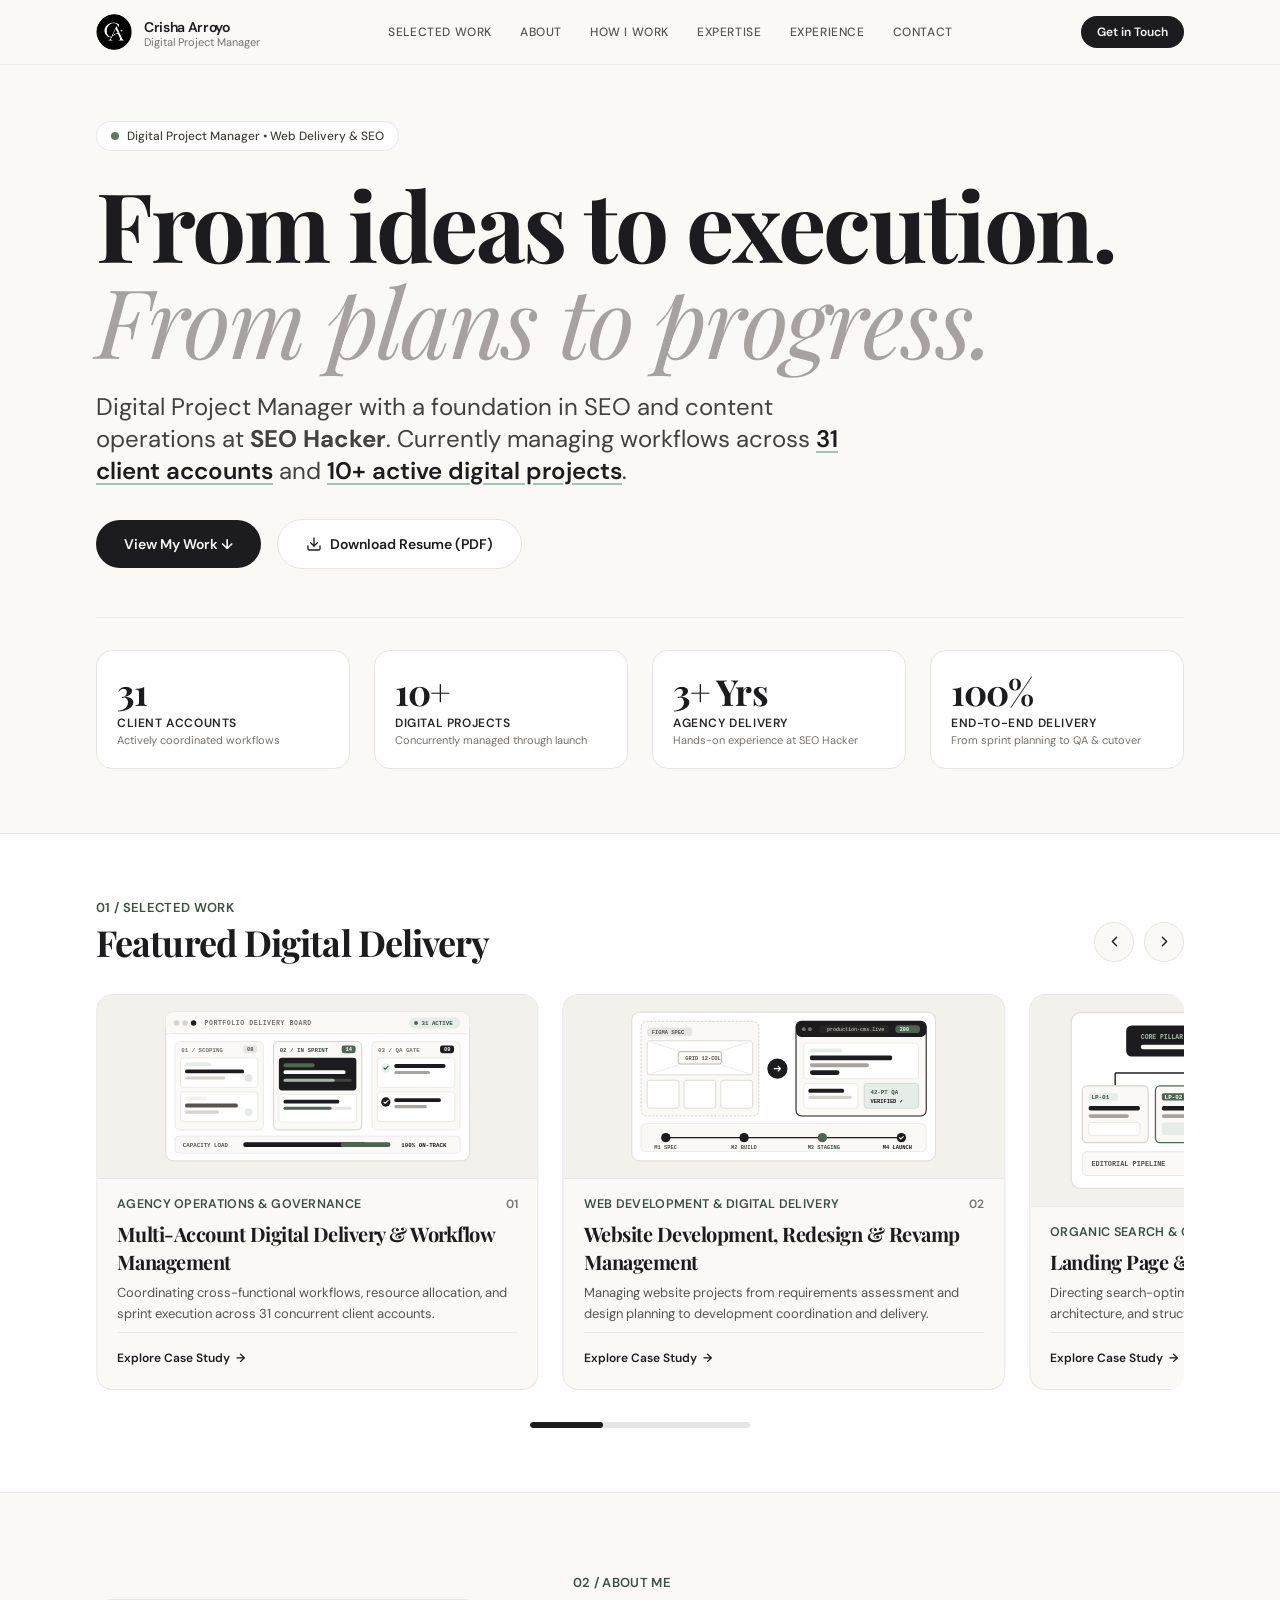
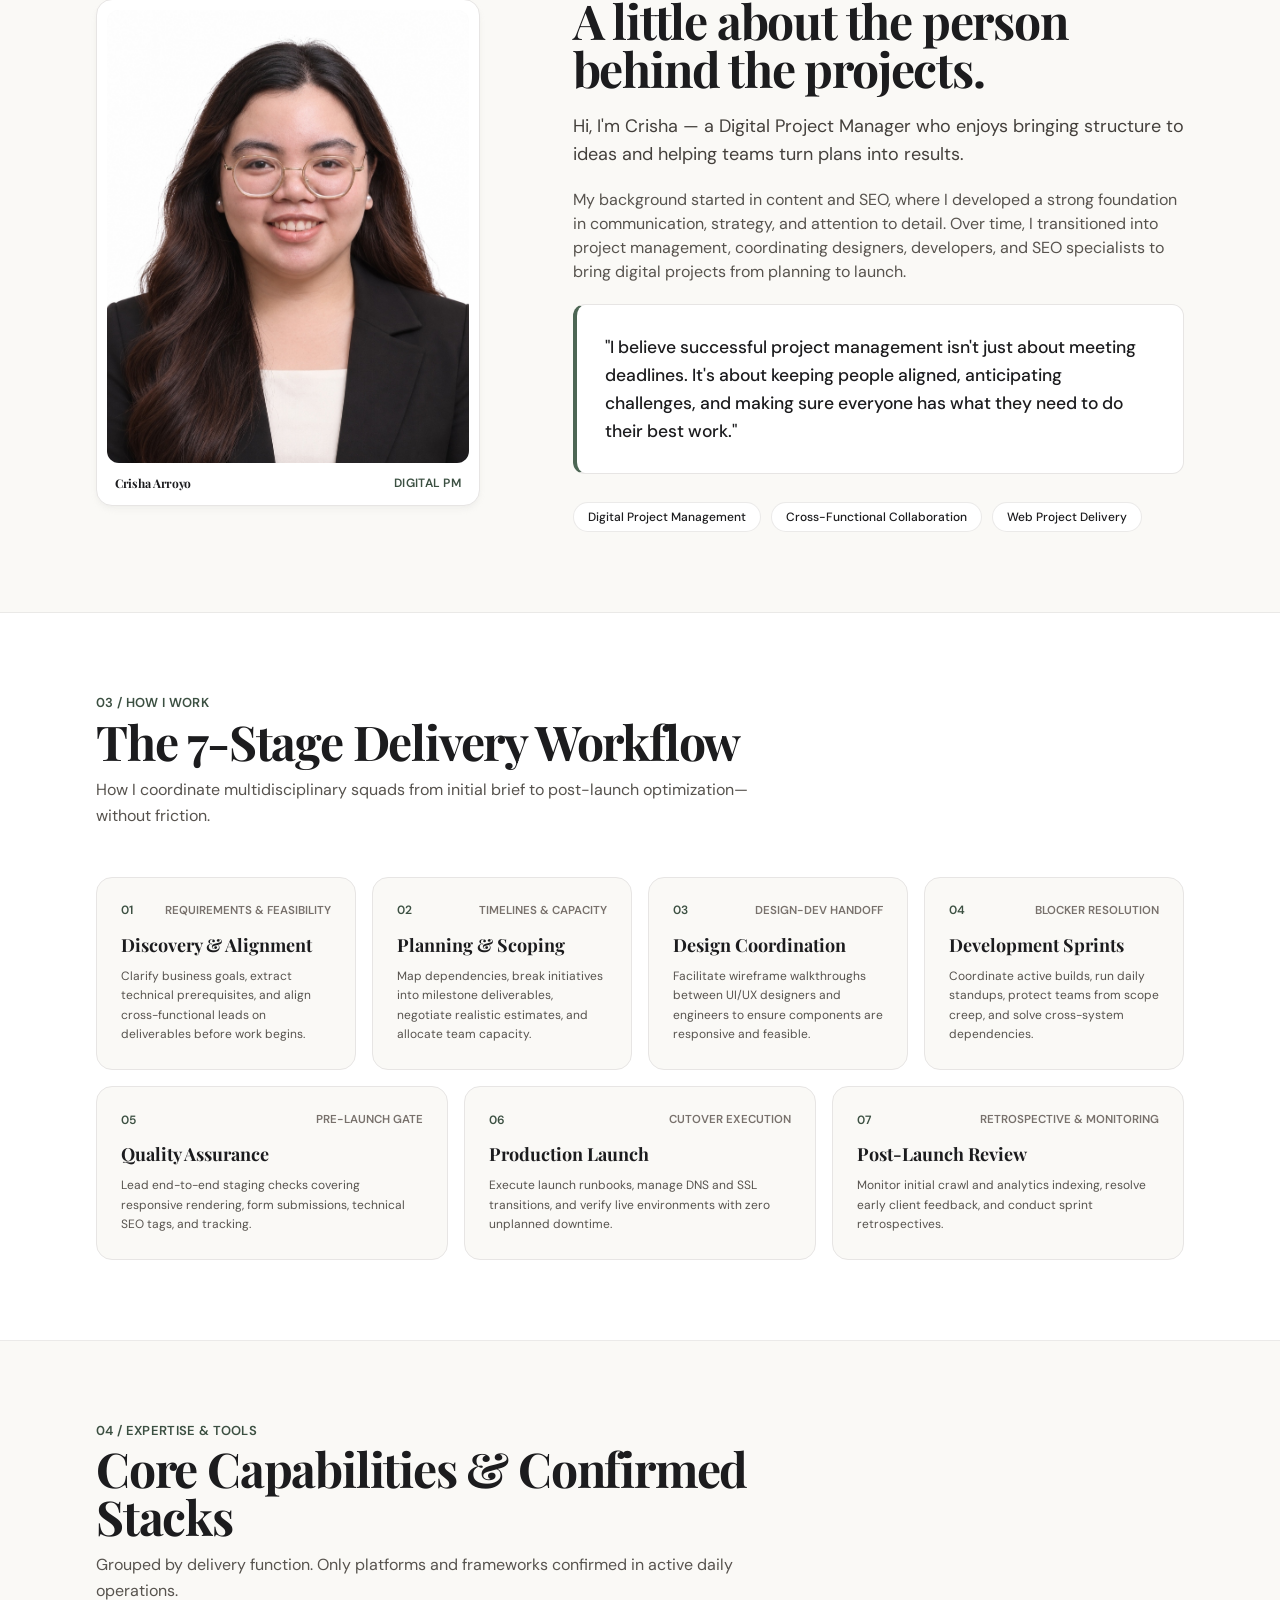
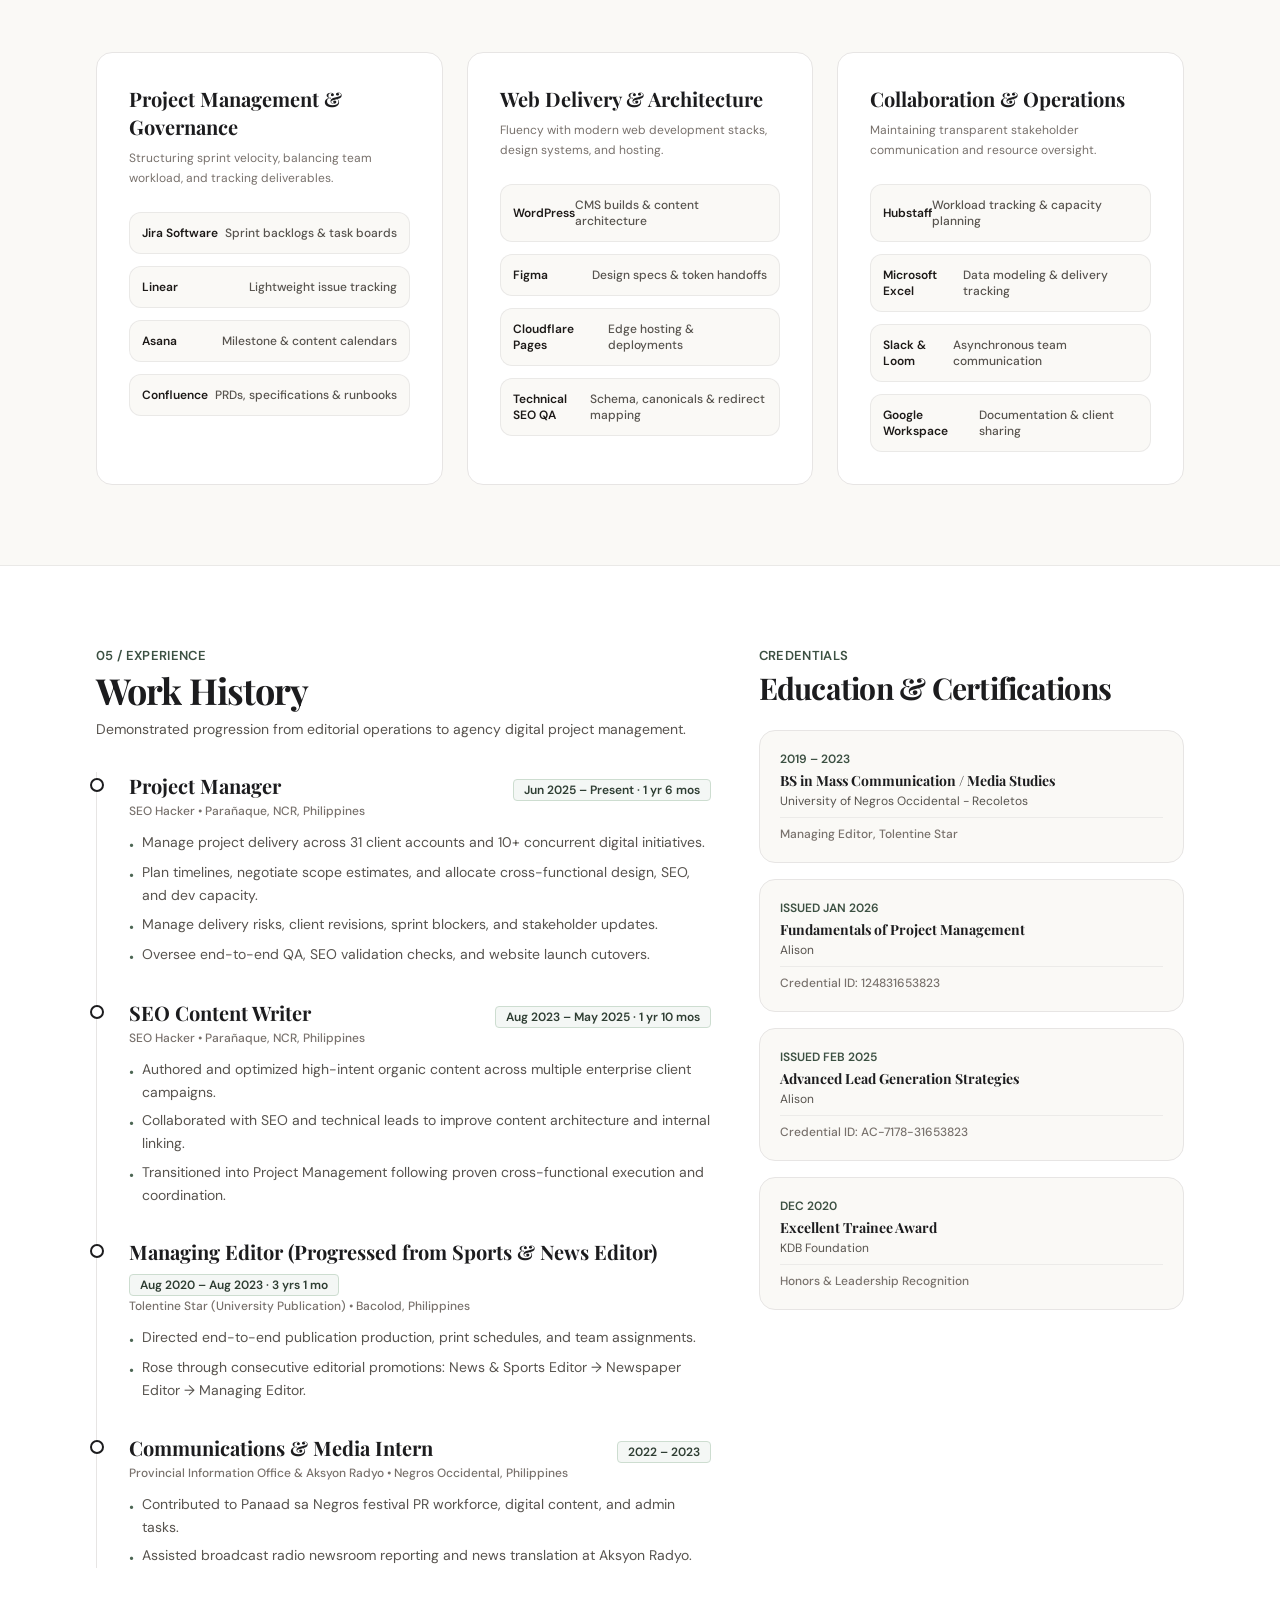
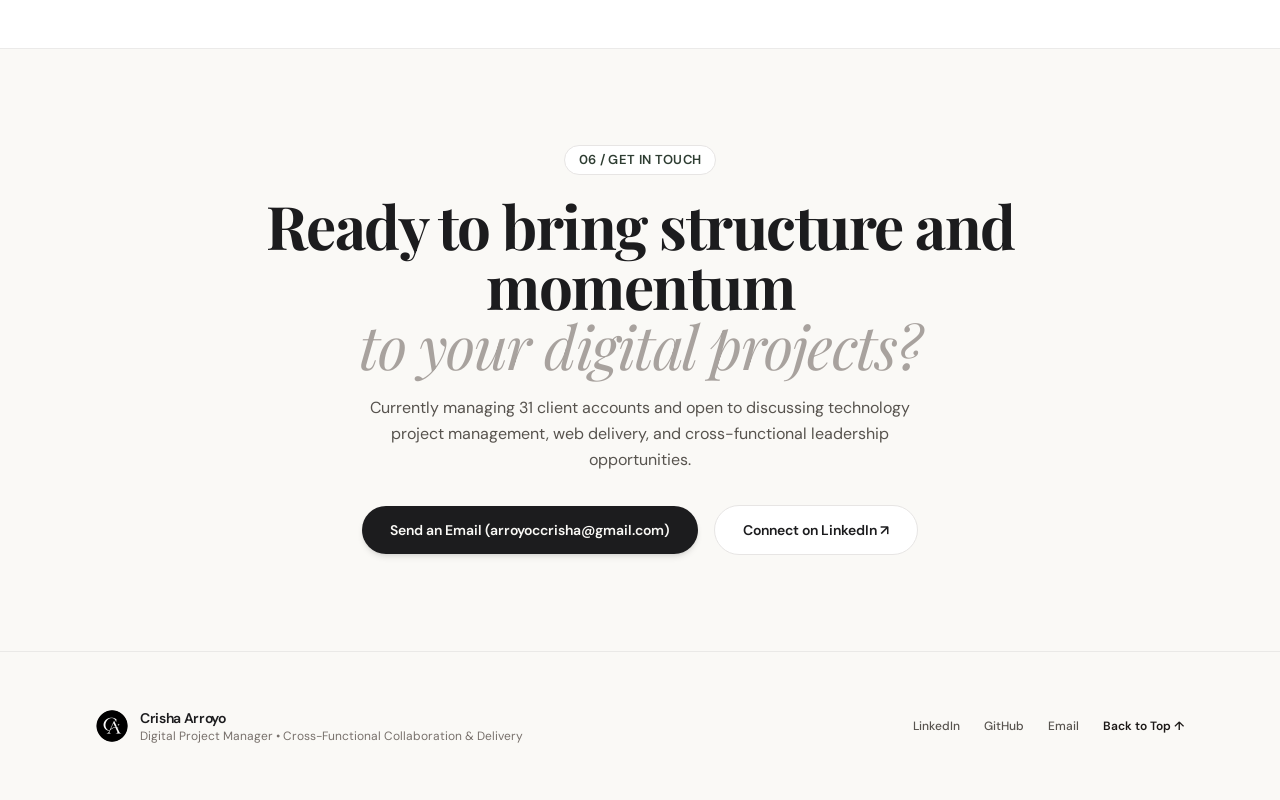
<file: portfolio/index.html>
<!DOCTYPE html><html lang="en" class="scroll-smooth bg-[#FAF9F6] text-[#1C1C1E]"> <head><meta charset="UTF-8"><meta name="viewport" content="width=device-width, initial-scale=1.0"><link rel="icon" type="image/png" href="/logo.png"><title>Crisha Arroyo | Project Manager Portfolio</title><meta name="description" content="Explore Crisha Arroyo's portfolio featuring project management, digital operations, and cross-functional project delivery."><link rel="canonical" href="https://arroyocrisha.github.io/portfolio/"><!-- Open Graph / Social Preview Meta --><meta property="og:type" content="website"><meta property="og:url" content="https://arroyocrisha.github.io/portfolio/"><meta property="og:title" content="Crisha Arroyo | Project Manager Portfolio"><meta property="og:description" content="Project management, digital operations, and cross-functional project delivery."><meta name="image" property="og:image" content="https://arroyocrisha.github.io/og-preview.png"><meta property="og:image:secure_url" content="https://arroyocrisha.github.io/og-preview.png"><meta property="og:image:type" content="image/png"><meta property="og:image:width" content="1200"><meta property="og:image:height" content="630"><meta property="og:image:alt" content="Crisha Arroyo | Project Manager Portfolio"><meta property="og:site_name" content="Crisha Arroyo Portfolio"><meta name="author" content="Crisha Arroyo"><meta property="article:published_time" content="2026-11-19T00:00:00Z"><!-- Twitter / X Card Meta --><meta name="twitter:card" content="summary_large_image"><meta name="twitter:title" content="Crisha Arroyo | Project Manager Portfolio"><meta name="twitter:description" content="Project management, digital operations, and cross-functional project delivery."><meta name="twitter:image" content="https://arroyocrisha.github.io/og-preview.png"><!-- Google Fonts: Playfair Display + DM Sans --><link rel="preconnect" href="https://fonts.googleapis.com"><link rel="preconnect" href="https://fonts.gstatic.com" crossorigin><link href="https://fonts.googleapis.com/css2?family=DM+Sans:ital,opsz,wght@0,9..40,100..1000;1,9..40,100..1000&family=Playfair+Display:ital,wght@0,400..900;1,400..900&display=swap" rel="stylesheet"><!-- Schema.org JSON-LD --><script type="application/ld+json">{"@context":"https://schema.org","@type":"Person","name":"Crisha Arroyo","jobTitle":"Digital Project Manager","url":"https://arroyocrisha.github.io/portfolio/","image":"https://arroyocrisha.github.io/og-preview.png","description":"Explore Crisha Arroyo's portfolio featuring project management, digital operations, and cross-functional project delivery.","knowsAbout":["Project Management","Digital Delivery","Web Development","Cross-Functional Collaboration","Technical Coordination","Agile & Scrum Methodology","Stakeholder Management"]}</script><link rel="stylesheet" href="/_astro/index.ASsRDJy_.css"></head> <body class="min-h-screen flex flex-col font-sans bg-[#FAF9F6] text-[#1C1C1E] antialiased selection:bg-stone-900 selection:text-[#FAF9F6]"> <!-- Minimalist Navigation Bar --> <header class="sticky top-0 z-50 bg-[#FAF9F6]/90 backdrop-blur-md border-b border-stone-200/80 transition-all duration-300"> <div class="max-w-6xl mx-auto px-6 sm:px-8 h-16 flex items-center justify-between"> <a href="https://arroyo-crisha-portfolio.pages.dev/" class="group flex items-center gap-3"> <img src="/logo.png" alt="Crisha Arroyo" class="h-9 w-9 object-contain rounded-full group-hover:scale-105 transition-transform duration-200"> <div class="flex flex-col"> <span class="text-sm font-semibold tracking-tight text-[#1C1C1E] group-hover:text-stone-600 transition-colors">
Crisha Arroyo
</span> <span class="text-[11px] text-stone-500 font-normal leading-none">
Digital Project Manager
</span> </div> </a> <nav class="hidden md:flex items-center gap-7 text-xs font-medium uppercase tracking-wider text-stone-600"> <a href="/#work" class="hover:text-[#1C1C1E] transition-colors">Selected Work</a> <a href="/#about" class="hover:text-[#1C1C1E] transition-colors">About</a> <a href="/#process" class="hover:text-[#1C1C1E] transition-colors">How I Work</a> <a href="/#expertise" class="hover:text-[#1C1C1E] transition-colors">Expertise</a> <a href="/#experience" class="hover:text-[#1C1C1E] transition-colors">Experience</a> <a href="/#contact" class="hover:text-[#1C1C1E] transition-colors">Contact</a> </nav> <div> <a href="https://mail.google.com/mail/?view=cm&fs=1&to=arroyoccrisha@gmail.com&su=Project%20Management%20Inquiry" data-email-prompt class="inline-flex items-center text-xs font-semibold px-4 py-2 rounded-full bg-[#1C1C1E] text-[#FAF9F6] hover:bg-stone-800 hover:-translate-y-0.5 active:translate-y-0 transition-all duration-200 shadow-xs cursor-pointer">
Get in Touch
</a> </div> </div> </header> <!-- Main Content Slot --> <main class="flex-grow">   <section id="top" class="pt-8 sm:pt-14 pb-12 sm:pb-16 border-b border-stone-200/80 bg-canvas"> <div class="max-w-6xl mx-auto px-6 sm:px-8"> <!-- Status Badge with Sage Accent --> <div class="inline-flex items-center gap-2 px-3.5 py-1.5 rounded-full bg-white border border-stone-200/80 shadow-2xs text-stone-700 text-xs font-medium mb-6"> <span class="w-2 h-2 rounded-full bg-sage-500 animate-pulse"></span>
Digital Project Manager • Web Delivery & SEO
</div> <!-- Preserved Editorial Headline (Playfair Display) --> <div> <h1 class="font-serif text-4xl sm:text-6xl md:text-7xl lg:text-8xl font-bold text-[#1C1C1E] tracking-tight leading-[1.06]">
From ideas to execution.<br> <span class="text-stone-400 italic font-normal">From plans to progress.</span> </h1> </div> <!-- Streamlined Supporting Statement (No Repetition) --> <p class="mt-6 text-lg sm:text-2xl text-stone-700 max-w-3xl font-normal leading-relaxed">
Digital Project Manager with a foundation in SEO and content operations at <strong>SEO Hacker</strong>. Currently managing workflows across <span class="text-[#1C1C1E] font-semibold underline decoration-sage-300 underline-offset-4">31 client accounts</span> and <span class="text-[#1C1C1E] font-semibold underline decoration-sage-300 underline-offset-4">10+ active digital projects</span>.
</p> <!-- Two Required CTAs --> <div class="mt-8 flex flex-wrap items-center gap-4"> <a href="#work" class="inline-flex items-center gap-2 px-7 py-3.5 rounded-full bg-[#1C1C1E] text-[#FAF9F6] font-semibold text-sm hover:bg-stone-800 hover:-translate-y-0.5 active:translate-y-0 transition-all duration-200 shadow-xs">
View My Work ↓
</a> <a href="/Crisha_Arroyo_Resume.pdf" download="Crisha_Arroyo_Resume.pdf" class="inline-flex items-center gap-2 px-7 py-3.5 rounded-full bg-white text-[#1C1C1E] border border-stone-200 font-semibold text-sm hover:bg-stone-50 hover:border-stone-300 hover:-translate-y-0.5 active:translate-y-0 transition-all duration-200 shadow-xs"> <svg xmlns="http://www.w3.org/2000/svg" width="16" height="16" viewBox="0 0 24 24" fill="none" stroke="currentColor" stroke-width="2" stroke-linecap="round" stroke-linejoin="round" aria-hidden="true" class="w-4 h-4 shrink-0"> <path d="M21 15v4a2 2 0 0 1-2 2H5a2 2 0 0 1-2-2v-4"></path> <polyline points="7 10 12 15 17 10"></polyline> <line x1="12" y1="15" x2="12" y2="3"></line> </svg> <span>Download Resume (PDF)</span> </a> </div> <!-- Quick Metrics Strip --> <div id="hero-metrics-strip" class="mt-12 pt-8 border-t border-stone-200/80 grid grid-cols-2 md:grid-cols-4 gap-4 sm:gap-6"> <div class="p-5 rounded-2xl bg-white border border-stone-200 shadow-2xs hover:border-stone-300 hover:shadow-xs transition-all duration-200"> <div class="font-serif text-3xl sm:text-4xl font-bold text-[#1C1C1E] tracking-tight tabular-nums" aria-label="31 Client Accounts"> <span class="sr-only">31</span> <span aria-hidden="true" class="inline-grid tabular-nums"> <span class="invisible col-start-1 row-start-1 select-none pointer-events-none">31</span> <span class="col-start-1 row-start-1" data-countup-card data-target="31" data-stagger="0"><span data-countup-num>31</span></span> </span> </div> <div class="text-xs font-semibold text-stone-800 mt-1 uppercase tracking-wider">Client Accounts</div> <div class="text-[11px] text-stone-500 mt-0.5 leading-snug">Actively coordinated workflows</div> </div><div class="p-5 rounded-2xl bg-white border border-stone-200 shadow-2xs hover:border-stone-300 hover:shadow-xs transition-all duration-200"> <div class="font-serif text-3xl sm:text-4xl font-bold text-[#1C1C1E] tracking-tight tabular-nums" aria-label="10+ Digital Projects"> <span class="sr-only">10+</span> <span aria-hidden="true" class="inline-grid tabular-nums"> <span class="invisible col-start-1 row-start-1 select-none pointer-events-none">10+</span> <span class="col-start-1 row-start-1" data-countup-card data-target="10" data-stagger="120"><span data-countup-num>10</span>+</span> </span> </div> <div class="text-xs font-semibold text-stone-800 mt-1 uppercase tracking-wider">Digital Projects</div> <div class="text-[11px] text-stone-500 mt-0.5 leading-snug">Concurrently managed through launch</div> </div><div class="p-5 rounded-2xl bg-white border border-stone-200 shadow-2xs hover:border-stone-300 hover:shadow-xs transition-all duration-200"> <div class="font-serif text-3xl sm:text-4xl font-bold text-[#1C1C1E] tracking-tight tabular-nums" aria-label="3+ Yrs Agency Delivery"> <span class="sr-only">3+ Yrs</span> <span aria-hidden="true" class="inline-grid tabular-nums"> <span class="invisible col-start-1 row-start-1 select-none pointer-events-none">3+ Yrs</span> <span class="col-start-1 row-start-1" data-countup-card data-target="3" data-stagger="240"><span data-countup-num>3</span>+ Yrs</span> </span> </div> <div class="text-xs font-semibold text-stone-800 mt-1 uppercase tracking-wider">Agency Delivery</div> <div class="text-[11px] text-stone-500 mt-0.5 leading-snug">Hands-on experience at SEO Hacker</div> </div><div class="p-5 rounded-2xl bg-white border border-stone-200 shadow-2xs hover:border-stone-300 hover:shadow-xs transition-all duration-200"> <div class="font-serif text-3xl sm:text-4xl font-bold text-[#1C1C1E] tracking-tight tabular-nums" aria-label="100% End-to-End Delivery"> <span class="sr-only">100%</span> <span aria-hidden="true" class="inline-grid tabular-nums"> <span class="invisible col-start-1 row-start-1 select-none pointer-events-none">100%</span> <span class="col-start-1 row-start-1" data-countup-card data-target="100" data-stagger="360"><span data-countup-num>100</span>%</span> </span> </div> <div class="text-xs font-semibold text-stone-800 mt-1 uppercase tracking-wider">End-to-End Delivery</div> <div class="text-[11px] text-stone-500 mt-0.5 leading-snug">From sprint planning to QA &amp; cutover</div> </div> </div> </div> </section>  <section id="work" class="py-12 sm:py-16 border-b border-stone-200/80 bg-white overflow-x-hidden"> <div class="max-w-6xl mx-auto px-6 sm:px-8"> <!-- Compact Section Header + Desktop Infinite Carousel Arrow Controls --> <div class="flex flex-col lg:flex-row lg:items-end justify-between gap-4 mb-8"> <div> <p class="font-sans text-[12.5px] sm:text-[13px] uppercase tracking-wide text-sage-700 font-semibold">01 / SELECTED WORK</p> <h2 class="font-serif text-3xl sm:text-4xl font-bold text-[#1C1C1E] tracking-tight mt-1">
Featured Digital Delivery
</h2> </div> <!-- Elegant Previous / Next Controls (Desktop 1024px+ Only, Infinite Loop) --> <div class="hidden lg:flex items-center gap-2.5 shrink-0" aria-label="Selected Work Carousel Controls"> <button type="button" id="work-carousel-prev" aria-label="Previous project" class="w-10 h-10 rounded-full bg-[#FAF9F6] border border-stone-200 text-[#1C1C1E] flex items-center justify-center hover:bg-[#1C1C1E] hover:text-[#FAF9F6] hover:border-[#1C1C1E] active:scale-95 transition-all duration-200 focus-visible:outline-2 focus-visible:outline-offset-2 focus-visible:outline-[#1C1C1E] shadow-2xs cursor-pointer"> <svg xmlns="http://www.w3.org/2000/svg" width="17" height="17" viewBox="0 0 24 24" fill="none" stroke="currentColor" stroke-width="2" stroke-linecap="round" stroke-linejoin="round" aria-hidden="true"> <path d="m15 18-6-6 6-6"></path> </svg> </button> <button type="button" id="work-carousel-next" aria-label="Next project" class="w-10 h-10 rounded-full bg-[#FAF9F6] border border-stone-200 text-[#1C1C1E] flex items-center justify-center hover:bg-[#1C1C1E] hover:text-[#FAF9F6] hover:border-[#1C1C1E] active:scale-95 transition-all duration-200 focus-visible:outline-2 focus-visible:outline-offset-2 focus-visible:outline-[#1C1C1E] shadow-2xs cursor-pointer"> <svg xmlns="http://www.w3.org/2000/svg" width="17" height="17" viewBox="0 0 24 24" fill="none" stroke="currentColor" stroke-width="2" stroke-linecap="round" stroke-linejoin="round" aria-hidden="true"> <path d="m9 18 6-6-6-6"></path> </svg> </button> </div> </div> <!-- Carousel Viewport:
           - Desktop (1024px+): Overflow-hidden viewport containing infinite horizontal track (~2.35 cards visible)
           - Tablet (640px–1023px): 2-column responsive CSS Grid
           - Mobile (<640px): 1-column vertical stack --> <div id="work-carousel-viewport" role="region" aria-label="Selected Work Projects Carousel" tabindex="0" class="lg:overflow-hidden rounded-2xl focus-visible:outline-2 focus-visible:outline-offset-4 focus-visible:outline-stone-400"> <div id="work-carousel-track" class="grid grid-cols-1 sm:grid-cols-2 gap-6 lg:flex lg:gap-6 items-stretch lg:cursor-grab lg:active:cursor-grabbing lg:select-none will-change-transform"> <article data-work-card data-card-index="0" data-project-title="Multi-Account Digital Delivery &#38; Workflow Management" class="h-full lg:h-[396px] flex flex-col justify-between rounded-2xl bg-[#FAF9F6] border border-stone-200/90 shadow-2xs hover:shadow-lg hover:border-stone-300 transition-shadow duration-300 group overflow-hidden lg:shrink-0"> <!-- Graphic Compartment (~58% of card area: 230px tall on desktop) --> <a href="/work/multi-account-delivery" tabindex="-1" aria-hidden="true" class="block relative h-[215px] lg:h-[230px] w-full bg-[#F3F1EC] border-b border-stone-200/80 overflow-hidden p-3.5 flex items-center justify-center"> <div class="w-full h-full group-hover:scale-[1.03] group-hover:-translate-y-0.5 transition-transform duration-500 ease-out flex items-center justify-center"> <svg viewBox="0 0 400 200" class="w-full h-full" fill="none" xmlns="http://www.w3.org/2000/svg" role="img" aria-label="Multi-account workflow board illustration"> <!-- Outer App Window Frame --> <rect x="4" y="4" width="392" height="192" rx="10" fill="#FFFFFF" stroke="#E2E0D8" stroke-width="1.5"></rect> <!-- Window Top Bar --> <rect x="4" y="4" width="392" height="28" rx="10" fill="#FAF9F6"></rect> <line x1="4" y1="32" x2="396" y2="32" stroke="#E7E5E4" stroke-width="1"></line> <circle cx="18" cy="18" r="3.5" fill="#D6D3CD"></circle> <circle cx="29" cy="18" r="3.5" fill="#D6D3CD"></circle> <circle cx="40" cy="18" r="3.5" fill="#1C1C1E"></circle> <text x="54" y="21" fill="#78716C" font-family="monospace" font-size="8.5" font-weight="600" letter-spacing="0.08em">PORTFOLIO DELIVERY BOARD</text> <rect x="318" y="11" width="66" height="14" rx="7" fill="#E6EDE8"></rect> <circle cx="327" cy="18" r="2.5" fill="#4D6654"></circle> <text x="334" y="21" fill="#3B4F41" font-family="monospace" font-size="7.5" font-weight="700">31 ACTIVE</text> <!-- Column 1: Triage & Scoping --> <rect x="16" y="42" width="114" height="114" rx="6" fill="#FAF9F6" stroke="#E7E5E4" stroke-width="1"></rect> <text x="24" y="55" fill="#78716C" font-family="monospace" font-size="7.5" font-weight="700">01 / SCOPING</text> <rect x="104" y="47" width="18" height="10" rx="3" fill="#E7E5E4"></rect> <text x="109" y="54.5" fill="#57534E" font-family="monospace" font-size="7" font-weight="700">08</text> <rect x="23" y="63" width="100" height="38" rx="4" fill="#FFFFFF" stroke="#E5E4DF" stroke-width="1"></rect> <rect x="29" y="69" width="34" height="5" rx="2.5" fill="#E6EDE8"></rect> <rect x="29" y="78" width="76" height="5" rx="2" fill="#1C1C1E"></rect> <rect x="29" y="87" width="52" height="4" rx="2" fill="#D6D3CD"></rect> <circle cx="111" cy="89" r="5" fill="#E7E5E4"></circle> <rect x="23" y="107" width="100" height="38" rx="4" fill="#FFFFFF" stroke="#E5E4DF" stroke-width="1"></rect> <rect x="29" y="113" width="28" height="5" rx="2.5" fill="#F3F1EC"></rect> <rect x="29" y="122" width="68" height="5" rx="2" fill="#57534E"></rect> <rect x="29" y="131" width="44" height="4" rx="2" fill="#D6D3CD"></rect> <circle cx="111" cy="133" r="5" fill="#E6EDE8"></circle> <!-- Column 2: Active Sprints (Highlighted Charcoal/Sage) --> <rect x="143" y="42" width="114" height="114" rx="6" fill="#FAF9F6" stroke="#C7D3CA" stroke-width="1.2"></rect> <text x="151" y="55" fill="#3B4F41" font-family="monospace" font-size="7.5" font-weight="700">02 / IN SPRINT</text> <rect x="231" y="47" width="18" height="10" rx="3" fill="#4D6654"></rect> <text x="236" y="54.5" fill="#FFFFFF" font-family="monospace" font-size="7" font-weight="700">14</text> <rect x="150" y="63" width="100" height="42" rx="4" fill="#1C1C1E"></rect> <rect x="156" y="70" width="40" height="5" rx="2.5" fill="#4D6654"></rect> <rect x="156" y="79" width="80" height="5" rx="2" fill="#FAF9F6"></rect> <rect x="156" y="90" width="88" height="4" rx="2" fill="#44403C"></rect> <rect x="156" y="90" width="66" height="4" rx="2" fill="#A3B8A8"></rect> <rect x="150" y="110" width="100" height="36" rx="4" fill="#FFFFFF" stroke="#E5E4DF" stroke-width="1"></rect> <rect x="156" y="117" width="72" height="5" rx="2" fill="#1C1C1E"></rect> <rect x="156" y="126" width="88" height="4" rx="2" fill="#E7E5E4"></rect> <rect x="156" y="126" width="62" height="4" rx="2" fill="#4D6654"></rect> <!-- Column 3: QA & Delivery Gate --> <rect x="270" y="42" width="114" height="114" rx="6" fill="#FAF9F6" stroke="#E7E5E4" stroke-width="1"></rect> <text x="278" y="55" fill="#78716C" font-family="monospace" font-size="7.5" font-weight="700">03 / QA GATE</text> <rect x="358" y="47" width="18" height="10" rx="3" fill="#1C1C1E"></rect> <text x="363" y="54.5" fill="#FFFFFF" font-family="monospace" font-size="7" font-weight="700">09</text> <rect x="277" y="63" width="100" height="38" rx="4" fill="#FFFFFF" stroke="#E5E4DF" stroke-width="1"></rect> <circle cx="288" cy="76" r="6" fill="#E6EDE8"></circle> <path d="M285.5 76L287.3 77.8L291 74" stroke="#3B4F41" stroke-width="1.4" stroke-linecap="round" stroke-linejoin="round"></path> <rect x="299" y="71" width="66" height="5" rx="2" fill="#1C1C1E"></rect> <rect x="299" y="80" width="46" height="4" rx="2" fill="#A8A29E"></rect> <rect x="277" y="107" width="100" height="38" rx="4" fill="#FFFFFF" stroke="#E5E4DF" stroke-width="1"></rect> <circle cx="288" cy="120" r="6" fill="#1C1C1E"></circle> <path d="M285.5 120L287.3 121.8L291 118" stroke="#FAF9F6" stroke-width="1.4" stroke-linecap="round" stroke-linejoin="round"></path> <rect x="299" y="115" width="60" height="5" rx="2" fill="#1C1C1E"></rect> <rect x="299" y="124" width="42" height="4" rx="2" fill="#A8A29E"></rect> <!-- Bottom Resource Allocation Strip --> <rect x="16" y="164" width="368" height="22" rx="5" fill="#FAF9F6" stroke="#E7E5E4" stroke-width="1"></rect> <text x="26" y="178" fill="#57534E" font-family="monospace" font-size="7.5" font-weight="700">CAPACITY LOAD</text> <rect x="104" y="172" width="190" height="6" rx="3" fill="#E7E5E4"></rect> <rect x="104" y="172" width="158" height="6" rx="3" fill="#1C1C1E"></rect> <rect x="230" y="172" width="64" height="6" rx="3" fill="#4D6654"></rect> <text x="308" y="178" fill="#1C1C1E" font-family="monospace" font-size="7.5" font-weight="700">100% ON-TRACK</text> </svg>   </div> </a> <!-- Compact Text Compartment (~42% of card area) --> <div class="p-5 pt-4 flex flex-col justify-between flex-grow"> <div class="space-y-1.5"> <!-- a. Project Category --> <div class="flex items-center justify-between gap-2"> <span class="font-sans text-[12px] sm:text-[12.5px] uppercase tracking-wide text-sage-700 font-semibold"> Agency Operations &amp; Governance </span> <span class="font-sans text-[12px] text-stone-500 font-semibold"> 01 </span> </div> <!-- b. Project Title --> <h3 class="font-serif text-lg sm:text-xl font-bold text-[#1C1C1E] group-hover:text-sage-700 transition-colors tracking-tight leading-snug line-clamp-2"> <a href="/work/multi-account-delivery" class="focus-visible:outline-none"> Multi-Account Digital Delivery &amp; Workflow Management </a> </h3> <!-- c. One Short Descriptive Sentence (13 words) --> <p class="text-stone-600 text-xs sm:text-[13px] leading-relaxed line-clamp-2"> Coordinating cross-functional workflows, resource allocation, and sprint execution across 31 concurrent client accounts. </p> </div> <!-- d. Explore Case Study Link with Arrow Icon --> <div class="pt-3 mt-2 border-t border-stone-200/70"> <a href="/work/multi-account-delivery" class="inline-flex items-center gap-1.5 text-xs font-semibold text-[#1C1C1E] group-hover:text-sage-700 transition-colors"> <span>Explore Case Study</span> <span class="inline-block group-hover:translate-x-1 transition-transform duration-300" aria-hidden="true">→</span> </a> </div> </div> </article><article data-work-card data-card-index="1" data-project-title="Website Development, Redesign &#38; Revamp Management" class="h-full lg:h-[396px] flex flex-col justify-between rounded-2xl bg-[#FAF9F6] border border-stone-200/90 shadow-2xs hover:shadow-lg hover:border-stone-300 transition-shadow duration-300 group overflow-hidden lg:shrink-0"> <!-- Graphic Compartment (~58% of card area: 230px tall on desktop) --> <a href="/work/website-redesign-launch" tabindex="-1" aria-hidden="true" class="block relative h-[215px] lg:h-[230px] w-full bg-[#F3F1EC] border-b border-stone-200/80 overflow-hidden p-3.5 flex items-center justify-center"> <div class="w-full h-full group-hover:scale-[1.03] group-hover:-translate-y-0.5 transition-transform duration-500 ease-out flex items-center justify-center">  <svg viewBox="0 0 400 200" class="w-full h-full" fill="none" xmlns="http://www.w3.org/2000/svg" role="img" aria-label="Website redesign wireframe to production launch illustration"> <!-- Background Canvas Card --> <rect x="4" y="4" width="392" height="192" rx="10" fill="#FFFFFF" stroke="#E2E0D8" stroke-width="1.5"></rect> <!-- Left Panel: Figma Wireframe Spec Blueprint --> <rect x="16" y="16" width="152" height="122" rx="7" fill="#FAF9F6" stroke="#D6D3CD" stroke-width="1.2" stroke-dasharray="3 2"></rect> <rect x="24" y="24" width="58" height="11" rx="3" fill="#E7E5E4"></rect> <text x="30" y="32" fill="#57534E" font-family="monospace" font-size="7" font-weight="700">FIGMA SPEC</text> <!-- Wireframe Hero Box --> <rect x="24" y="41" width="136" height="44" rx="4" fill="#FFFFFF" stroke="#D6D3CD" stroke-width="1"></rect> <line x1="24" y1="41" x2="160" y2="85" stroke="#E7E5E4" stroke-width="1"></line> <line x1="160" y1="41" x2="24" y2="85" stroke="#E7E5E4" stroke-width="1"></line> <rect x="64" y="55" width="56" height="16" rx="3" fill="#FAF9F6" stroke="#A8A29E" stroke-width="1"></rect> <text x="73" y="65.5" fill="#57534E" font-family="monospace" font-size="7" font-weight="700">GRID 12-COL</text> <!-- Wireframe 3-Col Cards --> <rect x="24" y="92" width="41" height="36" rx="3" fill="#FFFFFF" stroke="#D6D3CD" stroke-width="1"></rect> <rect x="71.5" y="92" width="41" height="36" rx="3" fill="#FFFFFF" stroke="#D6D3CD" stroke-width="1"></rect> <rect x="119" y="92" width="41" height="36" rx="3" fill="#FFFFFF" stroke="#D6D3CD" stroke-width="1"></rect> <!-- Center Handoff Connector Bridge --> <circle cx="192" cy="77" r="13" fill="#1C1C1E"></circle> <path d="M188 77H196M196 77L193 74M196 77L193 80" stroke="#FAF9F6" stroke-width="1.5" stroke-linecap="round" stroke-linejoin="round"></path> <!-- Right Panel: Production WordPress Browser Build --> <rect x="216" y="16" width="168" height="122" rx="7" fill="#FAF9F6" stroke="#1C1C1E" stroke-width="1.4"></rect> <rect x="216" y="16" width="168" height="20" rx="7" fill="#1C1C1E"></rect> <circle cx="226" cy="26" r="2.5" fill="#78716C"></circle> <circle cx="234" cy="26" r="2.5" fill="#78716C"></circle> <rect x="246" y="21" width="90" height="10" rx="5" fill="#292524"></rect> <text x="256" y="28.5" fill="#E7E5E4" font-family="monospace" font-size="6.5">production-cms.live</text> <rect x="344" y="21" width="32" height="10" rx="5" fill="#4D6654"></rect> <text x="350" y="28.5" fill="#FFFFFF" font-family="monospace" font-size="6.5" font-weight="700">200</text> <!-- Live Production Content Inside Mockup --> <rect x="226" y="44" width="148" height="46" rx="4" fill="#FFFFFF" stroke="#E7E5E4" stroke-width="1"></rect> <rect x="234" y="51" width="42" height="5" rx="2.5" fill="#E6EDE8"></rect> <rect x="234" y="60" width="106" height="6" rx="2" fill="#1C1C1E"></rect> <rect x="234" y="70" width="76" height="5" rx="2" fill="#A8A29E"></rect> <rect x="234" y="79" width="38" height="6" rx="3" fill="#1C1C1E"></rect> <rect x="226" y="96" width="70" height="32" rx="4" fill="#FFFFFF" stroke="#E7E5E4" stroke-width="1"></rect> <rect x="232" y="103" width="46" height="5" rx="2" fill="#1C1C1E"></rect> <rect x="232" y="112" width="56" height="4" rx="2" fill="#D6D3CD"></rect> <rect x="304" y="96" width="70" height="32" rx="4" fill="#E6EDE8" stroke="#C7D3CA" stroke-width="1"></rect> <text x="312" y="110" fill="#3B4F41" font-family="monospace" font-size="7.5" font-weight="700">42-PT QA</text> <text x="312" y="121" fill="#1C1C1E" font-family="monospace" font-size="7" font-weight="700">VERIFIED ✓</text> <!-- Bottom 4-Stage Launch Milestone Track --> <rect x="16" y="148" width="368" height="36" rx="6" fill="#FAF9F6" stroke="#E7E5E4" stroke-width="1"></rect> <line x1="48" y1="166" x2="352" y2="166" stroke="#D6D3CD" stroke-width="1.5"></line> <line x1="48" y1="166" x2="352" y2="166" stroke="#1C1C1E" stroke-width="1.5"></line> <circle cx="48" cy="166" r="6" fill="#1C1C1E"></circle> <text x="33" y="180" fill="#57534E" font-family="monospace" font-size="7" font-weight="700">M1 SPEC</text> <circle cx="149" cy="166" r="6" fill="#1C1C1E"></circle> <text x="132" y="180" fill="#57534E" font-family="monospace" font-size="7" font-weight="700">M2 BUILD</text> <circle cx="250" cy="166" r="6" fill="#4D6654"></circle> <text x="231" y="180" fill="#3B4F41" font-family="monospace" font-size="7" font-weight="700">M3 STAGING</text> <circle cx="352" cy="166" r="6" fill="#1C1C1E"></circle> <path d="M349.5 166L351.2 167.8L354.5 164.5" stroke="#FFFFFF" stroke-width="1.3" stroke-linecap="round" stroke-linejoin="round"></path> <text x="328" y="180" fill="#1C1C1E" font-family="monospace" font-size="7" font-weight="700">M4 LAUNCH</text> </svg>  </div> </a> <!-- Compact Text Compartment (~42% of card area) --> <div class="p-5 pt-4 flex flex-col justify-between flex-grow"> <div class="space-y-1.5"> <!-- a. Project Category --> <div class="flex items-center justify-between gap-2"> <span class="font-sans text-[12px] sm:text-[12.5px] uppercase tracking-wide text-sage-700 font-semibold"> Web Development &amp; Digital Delivery </span> <span class="font-sans text-[12px] text-stone-500 font-semibold"> 02 </span> </div> <!-- b. Project Title --> <h3 class="font-serif text-lg sm:text-xl font-bold text-[#1C1C1E] group-hover:text-sage-700 transition-colors tracking-tight leading-snug line-clamp-2"> <a href="/work/website-redesign-launch" class="focus-visible:outline-none"> Website Development, Redesign &amp; Revamp Management </a> </h3> <!-- c. One Short Descriptive Sentence (13 words) --> <p class="text-stone-600 text-xs sm:text-[13px] leading-relaxed line-clamp-2"> Managing website projects from requirements assessment and design planning to development coordination and delivery. </p> </div> <!-- d. Explore Case Study Link with Arrow Icon --> <div class="pt-3 mt-2 border-t border-stone-200/70"> <a href="/work/website-redesign-launch" class="inline-flex items-center gap-1.5 text-xs font-semibold text-[#1C1C1E] group-hover:text-sage-700 transition-colors"> <span>Explore Case Study</span> <span class="inline-block group-hover:translate-x-1 transition-transform duration-300" aria-hidden="true">→</span> </a> </div> </div> </article><article data-work-card data-card-index="2" data-project-title="Landing Page &#38; SEO Project Delivery" class="h-full lg:h-[396px] flex flex-col justify-between rounded-2xl bg-[#FAF9F6] border border-stone-200/90 shadow-2xs hover:shadow-lg hover:border-stone-300 transition-shadow duration-300 group overflow-hidden lg:shrink-0"> <!-- Graphic Compartment (~58% of card area: 230px tall on desktop) --> <a href="/work/landing-page-seo-delivery" tabindex="-1" aria-hidden="true" class="block relative h-[215px] lg:h-[230px] w-full bg-[#F3F1EC] border-b border-stone-200/80 overflow-hidden p-3.5 flex items-center justify-center"> <div class="w-full h-full group-hover:scale-[1.03] group-hover:-translate-y-0.5 transition-transform duration-500 ease-out flex items-center justify-center">   <svg viewBox="0 0 400 200" class="w-full h-full" fill="none" xmlns="http://www.w3.org/2000/svg" role="img" aria-label="Landing page content hierarchy and technical SEO schema architecture"> <!-- Outer Card Frame --> <rect x="4" y="4" width="392" height="192" rx="10" fill="#FFFFFF" stroke="#E2E0D8" stroke-width="1.5"></rect> <!-- Left: Content Architecture Tree (Hub -> 3 Landing Pages) --> <!-- Root Pillar Node --> <rect x="64" y="18" width="136" height="34" rx="6" fill="#1C1C1E"></rect> <text x="80" y="33" fill="#A3B8A8" font-family="monospace" font-size="7" font-weight="700">CORE PILLAR HUB</text> <rect x="80" y="39" width="96" height="5" rx="2.5" fill="#FAF9F6"></rect> <!-- Orthogonal Tree Connectors --> <line x1="132" y1="52" x2="132" y2="70" stroke="#1C1C1E" stroke-width="1.5"></line> <line x1="52" y1="70" x2="212" y2="70" stroke="#1C1C1E" stroke-width="1.5"></line> <line x1="52" y1="70" x2="52" y2="84" stroke="#1C1C1E" stroke-width="1.5"></line> <line x1="132" y1="70" x2="132" y2="84" stroke="#1C1C1E" stroke-width="1.5"></line> <line x1="212" y1="70" x2="212" y2="84" stroke="#1C1C1E" stroke-width="1.5"></line> <!-- Child Landing Page Node 1 --> <rect x="16" y="84" width="72" height="62" rx="5" fill="#FAF9F6" stroke="#D6D3CD" stroke-width="1.2"></rect> <rect x="23" y="92" width="32" height="8" rx="2" fill="#E6EDE8"></rect> <text x="26" y="98.5" fill="#3B4F41" font-family="monospace" font-size="6.5" font-weight="700">LP-01</text> <rect x="23" y="106" width="56" height="5" rx="2" fill="#1C1C1E"></rect> <rect x="23" y="115" width="44" height="4" rx="2" fill="#A8A29E"></rect> <rect x="23" y="124" width="56" height="14" rx="3" fill="#FFFFFF" stroke="#E7E5E4" stroke-width="1"></rect> <!-- Child Landing Page Node 2 --> <rect x="96" y="84" width="72" height="62" rx="5" fill="#FAF9F6" stroke="#4D6654" stroke-width="1.4"></rect> <rect x="103" y="92" width="32" height="8" rx="2" fill="#4D6654"></rect> <text x="106" y="98.5" fill="#FFFFFF" font-family="monospace" font-size="6.5" font-weight="700">LP-02</text> <rect x="103" y="106" width="56" height="5" rx="2" fill="#1C1C1E"></rect> <rect x="103" y="115" width="44" height="4" rx="2" fill="#A8A29E"></rect> <rect x="103" y="124" width="56" height="14" rx="3" fill="#E6EDE8"></rect> <!-- Child Landing Page Node 3 --> <rect x="176" y="84" width="72" height="62" rx="5" fill="#FAF9F6" stroke="#D6D3CD" stroke-width="1.2"></rect> <rect x="183" y="92" width="32" height="8" rx="2" fill="#E6EDE8"></rect> <text x="186" y="98.5" fill="#3B4F41" font-family="monospace" font-size="6.5" font-weight="700">LP-03</text> <rect x="183" y="106" width="56" height="5" rx="2" fill="#1C1C1E"></rect> <rect x="183" y="115" width="44" height="4" rx="2" fill="#A8A29E"></rect> <rect x="183" y="124" width="56" height="14" rx="3" fill="#FFFFFF" stroke="#E7E5E4" stroke-width="1"></rect> <!-- Right Panel: Technical SEO & Schema QA Inspector --> <rect x="262" y="18" width="122" height="164" rx="7" fill="#FAF9F6" stroke="#E2E0D8" stroke-width="1.2"></rect> <text x="274" y="34" fill="#1C1C1E" font-family="monospace" font-size="8" font-weight="700">SEO &amp; SCHEMA QA</text> <line x1="262" y1="41" x2="384" y2="41" stroke="#E7E5E4" stroke-width="1"></line> <rect x="272" y="50" width="102" height="24" rx="4" fill="#FFFFFF" stroke="#E5E4DF" stroke-width="1"></rect> <circle cx="283" cy="62" r="5" fill="#1C1C1E"></circle> <path d="M281 62L282.5 63.5L285.5 60.5" stroke="#FFFFFF" stroke-width="1.2" stroke-linecap="round"></path> <text x="293" y="65" fill="#1C1C1E" font-family="monospace" font-size="7.5" font-weight="700">H1–H3 Hierarchy</text> <rect x="272" y="80" width="102" height="24" rx="4" fill="#FFFFFF" stroke="#E5E4DF" stroke-width="1"></rect> <circle cx="283" cy="92" r="5" fill="#4D6654"></circle> <path d="M281 92L282.5 93.5L285.5 90.5" stroke="#FFFFFF" stroke-width="1.2" stroke-linecap="round"></path> <text x="293" y="95" fill="#1C1C1E" font-family="monospace" font-size="7.5" font-weight="700">JSON-LD Schema</text> <rect x="272" y="110" width="102" height="24" rx="4" fill="#FFFFFF" stroke="#E5E4DF" stroke-width="1"></rect> <circle cx="283" cy="122" r="5" fill="#1C1C1E"></circle> <path d="M281 122L282.5 123.5L285.5 120.5" stroke="#FFFFFF" stroke-width="1.2" stroke-linecap="round"></path> <text x="293" y="125" fill="#1C1C1E" font-family="monospace" font-size="7.5" font-weight="700">AEO / GEO Intent</text> <rect x="272" y="144" width="102" height="26" rx="5" fill="#1C1C1E"></rect> <text x="285" y="160" fill="#FAF9F6" font-family="monospace" font-size="7.5" font-weight="700">INDEX READY ✓</text> <!-- Bottom Editorial Delivery Bar under Tree --> <rect x="16" y="156" width="232" height="26" rx="5" fill="#FAF9F6" stroke="#E7E5E4" stroke-width="1"></rect> <text x="26" y="172" fill="#57534E" font-family="monospace" font-size="7.5" font-weight="700">EDITORIAL PIPELINE</text> <rect x="130" y="166" width="106" height="6" rx="3" fill="#E6EDE8"></rect> <rect x="130" y="166" width="92" height="6" rx="3" fill="#4D6654"></rect> </svg> </div> </a> <!-- Compact Text Compartment (~42% of card area) --> <div class="p-5 pt-4 flex flex-col justify-between flex-grow"> <div class="space-y-1.5"> <!-- a. Project Category --> <div class="flex items-center justify-between gap-2"> <span class="font-sans text-[12px] sm:text-[12.5px] uppercase tracking-wide text-sage-700 font-semibold"> Organic Search &amp; Content Operations </span> <span class="font-sans text-[12px] text-stone-500 font-semibold"> 03 </span> </div> <!-- b. Project Title --> <h3 class="font-serif text-lg sm:text-xl font-bold text-[#1C1C1E] group-hover:text-sage-700 transition-colors tracking-tight leading-snug line-clamp-2"> <a href="/work/landing-page-seo-delivery" class="focus-visible:outline-none"> Landing Page &amp; SEO Project Delivery </a> </h3> <!-- c. One Short Descriptive Sentence (13 words) --> <p class="text-stone-600 text-xs sm:text-[13px] leading-relaxed line-clamp-2"> Directing search-optimized landing page delivery, content architecture, and structured technical SEO quality assurance. </p> </div> <!-- d. Explore Case Study Link with Arrow Icon --> <div class="pt-3 mt-2 border-t border-stone-200/70"> <a href="/work/landing-page-seo-delivery" class="inline-flex items-center gap-1.5 text-xs font-semibold text-[#1C1C1E] group-hover:text-sage-700 transition-colors"> <span>Explore Case Study</span> <span class="inline-block group-hover:translate-x-1 transition-transform duration-300" aria-hidden="true">→</span> </a> </div> </div> </article> </div> </div> <!-- Centered Minimalist Draggable Progress Bar (Desktop 1024px+ Only, 220px wide) --> <div class="hidden lg:flex flex-col items-center justify-center mt-8"> <div id="work-scrollbar-track" role="slider" tabindex="0" aria-label="Project carousel position" aria-valuemin="1" aria-valuemax="3" aria-valuenow="1" aria-valuetext="Project 1 of 3: Multi-Account Digital Delivery &#38; Workflow Management" class="relative w-[220px] h-1.5 rounded-full bg-stone-200 overflow-hidden cursor-pointer select-none touch-none focus-visible:outline-2 focus-visible:outline-offset-4 focus-visible:outline-[#1C1C1E]"> <div id="work-scrollbar-thumb" class="absolute top-0 left-0 h-full rounded-full bg-[#1C1C1E] hover:bg-sage-700 transition-colors cursor-grab active:cursor-grabbing will-change-transform" style="width: 33.33%;"></div> <div id="work-scrollbar-thumb-wrap" aria-hidden="true" class="absolute top-0 left-0 h-full rounded-full bg-[#1C1C1E] pointer-events-none will-change-transform" style="width: 33.33%; transform: translate3d(-220px, 0, 0);"></div> </div> </div> </div> </section>  <section id="about" class="py-14 sm:py-20 border-b border-stone-200/80 bg-canvas"> <div class="max-w-6xl mx-auto px-6 sm:px-8"> <div class="grid md:grid-cols-12 gap-10 lg:gap-14 items-center"> <!-- Framed Portrait on Left (Natural Image Proportions) --> <div class="md:col-span-5 flex justify-center md:justify-start"> <div class="relative w-full max-w-sm"> <div class="absolute -inset-2 bg-stone-100 rounded-3xl -rotate-1 border border-stone-200/70 -z-10"></div> <div class="p-2 sm:p-2.5 bg-white rounded-2xl border border-stone-200 shadow-md shadow-stone-200/40"> <div class="overflow-hidden rounded-xl bg-stone-50"> <img src="/crisha-arroyo.jpg" alt="Crisha Arroyo - Digital Project Manager" class="w-full h-auto aspect-[4/5] object-cover object-top hover:scale-[1.02] transition-transform duration-500" loading="lazy"> </div> <div class="pt-3 pb-1 px-2 flex items-center justify-between text-xs"> <span class="font-serif font-bold text-[#1C1C1E] tracking-tight">Crisha Arroyo</span> <span class="font-sans text-[12px] text-sage-700 font-semibold uppercase tracking-wide">Digital PM</span> </div> </div> </div> </div> <!-- Editorial Content on Right --> <div class="md:col-span-7 space-y-5"> <div> <p class="font-sans text-[12.5px] sm:text-[13px] uppercase tracking-wide text-sage-700 font-semibold">02 / ABOUT ME</p> <h2 class="font-serif text-3xl sm:text-4xl lg:text-5xl font-bold text-[#1C1C1E] tracking-tight leading-tight mt-1">
A little about the person behind the projects.
</h2> </div> <p class="text-base sm:text-lg text-stone-700 leading-relaxed font-normal">
Hi, I'm Crisha — a Digital Project Manager who enjoys bringing structure to ideas and helping teams turn plans into results.
</p> <p class="text-sm sm:text-base text-stone-600 leading-relaxed">
My background started in content and SEO, where I developed a strong foundation in communication, strategy, and attention to detail. Over time, I transitioned into project management, coordinating designers, developers, and SEO specialists to bring digital projects from planning to launch.
</p> <div class="p-6 sm:p-7 rounded-xl bg-white border border-stone-200 border-l-4 border-l-sage-600 shadow-2xs"> <p class="font-sans not-italic font-medium text-[15.5px] sm:text-[17.5px] text-[#1C1C1E] leading-[1.6]">
"I believe successful project management isn't just about meeting deadlines. It's about keeping people aligned, anticipating challenges, and making sure everyone has what they need to do their best work."
</p> </div> <!-- Three Subtle Expertise Tags --> <div class="pt-2 flex flex-wrap gap-2.5"> <span class="px-3.5 py-1.5 rounded-full bg-white text-[#1C1C1E] text-xs font-medium border border-stone-200/80 shadow-2xs hover:border-sage-400 transition-colors">
Digital Project Management
</span> <span class="px-3.5 py-1.5 rounded-full bg-white text-[#1C1C1E] text-xs font-medium border border-stone-200/80 shadow-2xs hover:border-sage-400 transition-colors">
Cross-Functional Collaboration
</span> <span class="px-3.5 py-1.5 rounded-full bg-white text-[#1C1C1E] text-xs font-medium border border-stone-200/80 shadow-2xs hover:border-sage-400 transition-colors">
Web Project Delivery
</span> </div> </div> </div> </div> </section>  <section id="process" class="py-14 sm:py-20 border-b border-stone-200/80 bg-white"> <div class="max-w-6xl mx-auto px-6 sm:px-8"> <div class="max-w-2xl mb-12"> <p class="font-sans text-[12.5px] sm:text-[13px] uppercase tracking-wide text-sage-700 font-semibold">03 / HOW I WORK</p> <h2 class="font-serif text-3xl sm:text-5xl font-bold text-[#1C1C1E] tracking-tight mt-1">
The 7-Stage Delivery Workflow
</h2> <p class="mt-3 text-stone-600 text-base leading-relaxed">
How I coordinate multidisciplinary squads from initial brief to post-launch optimization—without friction.
</p> </div> <!-- 7-Stage Horizontal / Grid Stepper --> <div class="grid sm:grid-cols-2 lg:grid-cols-4 gap-4"> <div class="p-6 rounded-2xl bg-[#FAF9F6] border border-stone-200 hover:border-stone-400 hover:shadow-xs transition-all duration-200 flex flex-col justify-between"> <div> <div class="flex items-center justify-between mb-3"> <span class="font-sans text-xs font-semibold text-sage-700">01</span> <span class="font-sans text-[11.5px] font-semibold text-stone-500 uppercase tracking-normal">Requirements &amp; Feasibility</span> </div> <h4 class="font-serif text-lg font-bold text-[#1C1C1E] mb-2">Discovery &amp; Alignment</h4> <p class="text-xs text-stone-600 leading-relaxed">Clarify business goals, extract technical prerequisites, and align cross-functional leads on deliverables before work begins.</p> </div> </div><div class="p-6 rounded-2xl bg-[#FAF9F6] border border-stone-200 hover:border-stone-400 hover:shadow-xs transition-all duration-200 flex flex-col justify-between"> <div> <div class="flex items-center justify-between mb-3"> <span class="font-sans text-xs font-semibold text-sage-700">02</span> <span class="font-sans text-[11.5px] font-semibold text-stone-500 uppercase tracking-normal">Timelines &amp; Capacity</span> </div> <h4 class="font-serif text-lg font-bold text-[#1C1C1E] mb-2">Planning &amp; Scoping</h4> <p class="text-xs text-stone-600 leading-relaxed">Map dependencies, break initiatives into milestone deliverables, negotiate realistic estimates, and allocate team capacity.</p> </div> </div><div class="p-6 rounded-2xl bg-[#FAF9F6] border border-stone-200 hover:border-stone-400 hover:shadow-xs transition-all duration-200 flex flex-col justify-between"> <div> <div class="flex items-center justify-between mb-3"> <span class="font-sans text-xs font-semibold text-sage-700">03</span> <span class="font-sans text-[11.5px] font-semibold text-stone-500 uppercase tracking-normal">Design-Dev Handoff</span> </div> <h4 class="font-serif text-lg font-bold text-[#1C1C1E] mb-2">Design Coordination</h4> <p class="text-xs text-stone-600 leading-relaxed">Facilitate wireframe walkthroughs between UI/UX designers and engineers to ensure components are responsive and feasible.</p> </div> </div><div class="p-6 rounded-2xl bg-[#FAF9F6] border border-stone-200 hover:border-stone-400 hover:shadow-xs transition-all duration-200 flex flex-col justify-between"> <div> <div class="flex items-center justify-between mb-3"> <span class="font-sans text-xs font-semibold text-sage-700">04</span> <span class="font-sans text-[11.5px] font-semibold text-stone-500 uppercase tracking-normal">Blocker Resolution</span> </div> <h4 class="font-serif text-lg font-bold text-[#1C1C1E] mb-2">Development Sprints</h4> <p class="text-xs text-stone-600 leading-relaxed">Coordinate active builds, run daily standups, protect teams from scope creep, and solve cross-system dependencies.</p> </div> </div> </div> <div class="grid sm:grid-cols-3 gap-4 mt-4"> <div class="p-6 rounded-2xl bg-[#FAF9F6] border border-stone-200 hover:border-stone-400 hover:shadow-xs transition-all duration-200 flex flex-col justify-between"> <div> <div class="flex items-center justify-between mb-3"> <span class="font-sans text-xs font-semibold text-sage-700">05</span> <span class="font-sans text-[11.5px] font-semibold text-stone-500 uppercase tracking-normal">Pre-Launch Gate</span> </div> <h4 class="font-serif text-lg font-bold text-[#1C1C1E] mb-2">Quality Assurance</h4> <p class="text-xs text-stone-600 leading-relaxed">Lead end-to-end staging checks covering responsive rendering, form submissions, technical SEO tags, and tracking.</p> </div> </div><div class="p-6 rounded-2xl bg-[#FAF9F6] border border-stone-200 hover:border-stone-400 hover:shadow-xs transition-all duration-200 flex flex-col justify-between"> <div> <div class="flex items-center justify-between mb-3"> <span class="font-sans text-xs font-semibold text-sage-700">06</span> <span class="font-sans text-[11.5px] font-semibold text-stone-500 uppercase tracking-normal">Cutover Execution</span> </div> <h4 class="font-serif text-lg font-bold text-[#1C1C1E] mb-2">Production Launch</h4> <p class="text-xs text-stone-600 leading-relaxed">Execute launch runbooks, manage DNS and SSL transitions, and verify live environments with zero unplanned downtime.</p> </div> </div><div class="p-6 rounded-2xl bg-[#FAF9F6] border border-stone-200 hover:border-stone-400 hover:shadow-xs transition-all duration-200 flex flex-col justify-between"> <div> <div class="flex items-center justify-between mb-3"> <span class="font-sans text-xs font-semibold text-sage-700">07</span> <span class="font-sans text-[11.5px] font-semibold text-stone-500 uppercase tracking-normal">Retrospective &amp; Monitoring</span> </div> <h4 class="font-serif text-lg font-bold text-[#1C1C1E] mb-2">Post-Launch Review</h4> <p class="text-xs text-stone-600 leading-relaxed">Monitor initial crawl and analytics indexing, resolve early client feedback, and conduct sprint retrospectives.</p> </div> </div> </div> </div> </section>  <section id="expertise" class="py-14 sm:py-20 border-b border-stone-200/80 bg-canvas"> <div class="max-w-6xl mx-auto px-6 sm:px-8"> <div class="max-w-2xl mb-12"> <p class="font-sans text-[12.5px] sm:text-[13px] uppercase tracking-wide text-sage-700 font-semibold">04 / EXPERTISE & TOOLS</p> <h2 class="font-serif text-3xl sm:text-5xl font-bold text-[#1C1C1E] tracking-tight mt-1">
Core Capabilities & Confirmed Stacks
</h2> <p class="mt-3 text-stone-600 text-base leading-relaxed">
Grouped by delivery function. Only platforms and frameworks confirmed in active daily operations.
</p> </div> <div class="grid md:grid-cols-3 gap-6"> <div class="p-8 rounded-2xl bg-white border border-stone-200 shadow-2xs hover:border-stone-300 transition-all duration-200 flex flex-col justify-between"> <div> <h3 class="font-serif text-xl font-bold text-[#1C1C1E] mb-2">Project Management &amp; Governance</h3> <p class="text-xs text-stone-500 mb-6 leading-relaxed">Structuring sprint velocity, balancing team workload, and tracking deliverables.</p> <div class="space-y-3"> <div class="p-3 rounded-xl bg-[#FAF9F6] border border-stone-200/80 flex items-center justify-between text-xs"> <span class="font-semibold text-stone-900">Jira Software</span> <span class="text-xs text-stone-600 font-sans font-medium">Sprint backlogs &amp; task boards</span> </div><div class="p-3 rounded-xl bg-[#FAF9F6] border border-stone-200/80 flex items-center justify-between text-xs"> <span class="font-semibold text-stone-900">Linear</span> <span class="text-xs text-stone-600 font-sans font-medium">Lightweight issue tracking</span> </div><div class="p-3 rounded-xl bg-[#FAF9F6] border border-stone-200/80 flex items-center justify-between text-xs"> <span class="font-semibold text-stone-900">Asana</span> <span class="text-xs text-stone-600 font-sans font-medium">Milestone &amp; content calendars</span> </div><div class="p-3 rounded-xl bg-[#FAF9F6] border border-stone-200/80 flex items-center justify-between text-xs"> <span class="font-semibold text-stone-900">Confluence</span> <span class="text-xs text-stone-600 font-sans font-medium">PRDs, specifications &amp; runbooks</span> </div> </div> </div> </div><div class="p-8 rounded-2xl bg-white border border-stone-200 shadow-2xs hover:border-stone-300 transition-all duration-200 flex flex-col justify-between"> <div> <h3 class="font-serif text-xl font-bold text-[#1C1C1E] mb-2">Web Delivery &amp; Architecture</h3> <p class="text-xs text-stone-500 mb-6 leading-relaxed">Fluency with modern web development stacks, design systems, and hosting.</p> <div class="space-y-3"> <div class="p-3 rounded-xl bg-[#FAF9F6] border border-stone-200/80 flex items-center justify-between text-xs"> <span class="font-semibold text-stone-900">WordPress</span> <span class="text-xs text-stone-600 font-sans font-medium">CMS builds &amp; content architecture</span> </div><div class="p-3 rounded-xl bg-[#FAF9F6] border border-stone-200/80 flex items-center justify-between text-xs"> <span class="font-semibold text-stone-900">Figma</span> <span class="text-xs text-stone-600 font-sans font-medium">Design specs &amp; token handoffs</span> </div><div class="p-3 rounded-xl bg-[#FAF9F6] border border-stone-200/80 flex items-center justify-between text-xs"> <span class="font-semibold text-stone-900">Cloudflare Pages</span> <span class="text-xs text-stone-600 font-sans font-medium">Edge hosting &amp; deployments</span> </div><div class="p-3 rounded-xl bg-[#FAF9F6] border border-stone-200/80 flex items-center justify-between text-xs"> <span class="font-semibold text-stone-900">Technical SEO QA</span> <span class="text-xs text-stone-600 font-sans font-medium">Schema, canonicals &amp; redirect mapping</span> </div> </div> </div> </div><div class="p-8 rounded-2xl bg-white border border-stone-200 shadow-2xs hover:border-stone-300 transition-all duration-200 flex flex-col justify-between"> <div> <h3 class="font-serif text-xl font-bold text-[#1C1C1E] mb-2">Collaboration &amp; Operations</h3> <p class="text-xs text-stone-500 mb-6 leading-relaxed">Maintaining transparent stakeholder communication and resource oversight.</p> <div class="space-y-3"> <div class="p-3 rounded-xl bg-[#FAF9F6] border border-stone-200/80 flex items-center justify-between text-xs"> <span class="font-semibold text-stone-900">Hubstaff</span> <span class="text-xs text-stone-600 font-sans font-medium">Workload tracking &amp; capacity planning</span> </div><div class="p-3 rounded-xl bg-[#FAF9F6] border border-stone-200/80 flex items-center justify-between text-xs"> <span class="font-semibold text-stone-900">Microsoft Excel</span> <span class="text-xs text-stone-600 font-sans font-medium">Data modeling &amp; delivery tracking</span> </div><div class="p-3 rounded-xl bg-[#FAF9F6] border border-stone-200/80 flex items-center justify-between text-xs"> <span class="font-semibold text-stone-900">Slack &amp; Loom</span> <span class="text-xs text-stone-600 font-sans font-medium">Asynchronous team communication</span> </div><div class="p-3 rounded-xl bg-[#FAF9F6] border border-stone-200/80 flex items-center justify-between text-xs"> <span class="font-semibold text-stone-900">Google Workspace</span> <span class="text-xs text-stone-600 font-sans font-medium">Documentation &amp; client sharing</span> </div> </div> </div> </div> </div> </div> </section>  <section id="experience" class="py-14 sm:py-20 border-b border-stone-200/80 bg-white"> <div class="max-w-6xl mx-auto px-6 sm:px-8"> <div class="grid lg:grid-cols-12 gap-12 items-start"> <!-- Condensed Vertical Experience Timeline (8 Cols) --> <div class="lg:col-span-7 space-y-8"> <div> <p class="font-sans text-[12.5px] sm:text-[13px] uppercase tracking-wide text-sage-700 font-semibold">05 / EXPERIENCE</p> <h2 class="font-serif text-3xl sm:text-4xl font-bold text-[#1C1C1E] tracking-tight mt-1">
Work History
</h2> <p class="mt-2 text-stone-600 text-sm leading-relaxed">
Demonstrated progression from editorial operations to agency digital project management.
</p> </div> <div class="relative pl-6 sm:pl-8 border-l border-stone-200 space-y-8"> <div class="relative group"> <!-- Timeline Dot Indicator --> <div class="absolute -left-[31px] sm:-left-[39px] top-1.5 w-3.5 h-3.5 rounded-full bg-white border-2 border-[#1C1C1E] group-hover:bg-sage-600 transition-colors"></div> <div class="flex flex-wrap items-baseline justify-between gap-2"> <h3 class="font-serif text-xl font-bold text-[#1C1C1E]">Project Manager</h3> <span class="text-xs font-sans text-sage-800 bg-sage-50 px-2.5 py-0.5 rounded border border-sage-200 font-semibold">Jun 2025 – Present · 1 yr 6 mos</span> </div> <p class="text-xs font-medium text-stone-500 mt-0.5">SEO Hacker • Parañaque, NCR, Philippines</p> <ul class="mt-3 space-y-1.5 text-xs sm:text-sm text-stone-600"> <li class="flex items-start gap-2"> <span class="text-sage-600 mt-1 shrink-0">•</span> <span class="leading-relaxed">Manage project delivery across 31 client accounts and 10+ concurrent digital initiatives.</span> </li><li class="flex items-start gap-2"> <span class="text-sage-600 mt-1 shrink-0">•</span> <span class="leading-relaxed">Plan timelines, negotiate scope estimates, and allocate cross-functional design, SEO, and dev capacity.</span> </li><li class="flex items-start gap-2"> <span class="text-sage-600 mt-1 shrink-0">•</span> <span class="leading-relaxed">Manage delivery risks, client revisions, sprint blockers, and stakeholder updates.</span> </li><li class="flex items-start gap-2"> <span class="text-sage-600 mt-1 shrink-0">•</span> <span class="leading-relaxed">Oversee end-to-end QA, SEO validation checks, and website launch cutovers.</span> </li> </ul> </div><div class="relative group"> <!-- Timeline Dot Indicator --> <div class="absolute -left-[31px] sm:-left-[39px] top-1.5 w-3.5 h-3.5 rounded-full bg-white border-2 border-[#1C1C1E] group-hover:bg-sage-600 transition-colors"></div> <div class="flex flex-wrap items-baseline justify-between gap-2"> <h3 class="font-serif text-xl font-bold text-[#1C1C1E]">SEO Content Writer</h3> <span class="text-xs font-sans text-sage-800 bg-sage-50 px-2.5 py-0.5 rounded border border-sage-200 font-semibold">Aug 2023 – May 2025 · 1 yr 10 mos</span> </div> <p class="text-xs font-medium text-stone-500 mt-0.5">SEO Hacker • Parañaque, NCR, Philippines</p> <ul class="mt-3 space-y-1.5 text-xs sm:text-sm text-stone-600"> <li class="flex items-start gap-2"> <span class="text-sage-600 mt-1 shrink-0">•</span> <span class="leading-relaxed">Authored and optimized high-intent organic content across multiple enterprise client campaigns.</span> </li><li class="flex items-start gap-2"> <span class="text-sage-600 mt-1 shrink-0">•</span> <span class="leading-relaxed">Collaborated with SEO and technical leads to improve content architecture and internal linking.</span> </li><li class="flex items-start gap-2"> <span class="text-sage-600 mt-1 shrink-0">•</span> <span class="leading-relaxed">Transitioned into Project Management following proven cross-functional execution and coordination.</span> </li> </ul> </div><div class="relative group"> <!-- Timeline Dot Indicator --> <div class="absolute -left-[31px] sm:-left-[39px] top-1.5 w-3.5 h-3.5 rounded-full bg-white border-2 border-[#1C1C1E] group-hover:bg-sage-600 transition-colors"></div> <div class="flex flex-wrap items-baseline justify-between gap-2"> <h3 class="font-serif text-xl font-bold text-[#1C1C1E]">Managing Editor (Progressed from Sports &amp; News Editor)</h3> <span class="text-xs font-sans text-sage-800 bg-sage-50 px-2.5 py-0.5 rounded border border-sage-200 font-semibold">Aug 2020 – Aug 2023 · 3 yrs 1 mo</span> </div> <p class="text-xs font-medium text-stone-500 mt-0.5">Tolentine Star (University Publication) • Bacolod, Philippines</p> <ul class="mt-3 space-y-1.5 text-xs sm:text-sm text-stone-600"> <li class="flex items-start gap-2"> <span class="text-sage-600 mt-1 shrink-0">•</span> <span class="leading-relaxed">Directed end-to-end publication production, print schedules, and team assignments.</span> </li><li class="flex items-start gap-2"> <span class="text-sage-600 mt-1 shrink-0">•</span> <span class="leading-relaxed">Rose through consecutive editorial promotions: News &amp; Sports Editor → Newspaper Editor → Managing Editor.</span> </li> </ul> </div><div class="relative group"> <!-- Timeline Dot Indicator --> <div class="absolute -left-[31px] sm:-left-[39px] top-1.5 w-3.5 h-3.5 rounded-full bg-white border-2 border-[#1C1C1E] group-hover:bg-sage-600 transition-colors"></div> <div class="flex flex-wrap items-baseline justify-between gap-2"> <h3 class="font-serif text-xl font-bold text-[#1C1C1E]">Communications &amp; Media Intern</h3> <span class="text-xs font-sans text-sage-800 bg-sage-50 px-2.5 py-0.5 rounded border border-sage-200 font-semibold">2022 – 2023</span> </div> <p class="text-xs font-medium text-stone-500 mt-0.5">Provincial Information Office &amp; Aksyon Radyo • Negros Occidental, Philippines</p> <ul class="mt-3 space-y-1.5 text-xs sm:text-sm text-stone-600"> <li class="flex items-start gap-2"> <span class="text-sage-600 mt-1 shrink-0">•</span> <span class="leading-relaxed">Contributed to Panaad sa Negros festival PR workforce, digital content, and admin tasks.</span> </li><li class="flex items-start gap-2"> <span class="text-sage-600 mt-1 shrink-0">•</span> <span class="leading-relaxed">Assisted broadcast radio newsroom reporting and news translation at Aksyon Radyo.</span> </li> </ul> </div> </div> </div> <!-- Compact Education & Credentials (5 Cols) --> <div class="lg:col-span-5 space-y-6"> <div> <p class="font-sans text-[12.5px] sm:text-[13px] uppercase tracking-wide text-sage-700 font-semibold">CREDENTIALS</p> <h2 class="font-serif text-2xl sm:text-3xl font-bold text-[#1C1C1E] tracking-tight mt-1">
Education & Certifications
</h2> </div> <div class="space-y-4"> <div class="p-5 rounded-2xl bg-[#FAF9F6] border border-stone-200 hover:border-stone-300 transition-colors"> <span class="text-xs font-sans font-semibold text-sage-700 uppercase tracking-normal block mb-1">2019 – 2023</span> <h4 class="font-serif font-bold text-sm text-[#1C1C1E]">BS in Mass Communication / Media Studies</h4> <p class="text-xs text-stone-600 mt-0.5">University of Negros Occidental - Recoletos</p> <p class="text-xs font-sans font-medium text-stone-500 mt-2 pt-2 border-t border-stone-200/70">Managing Editor, Tolentine Star</p> </div><div class="p-5 rounded-2xl bg-[#FAF9F6] border border-stone-200 hover:border-stone-300 transition-colors"> <span class="text-xs font-sans font-semibold text-sage-700 uppercase tracking-normal block mb-1">Issued Jan 2026</span> <h4 class="font-serif font-bold text-sm text-[#1C1C1E]">Fundamentals of Project Management</h4> <p class="text-xs text-stone-600 mt-0.5">Alison</p> <p class="text-xs font-sans font-medium text-stone-500 mt-2 pt-2 border-t border-stone-200/70">Credential ID: 124831653823</p> </div><div class="p-5 rounded-2xl bg-[#FAF9F6] border border-stone-200 hover:border-stone-300 transition-colors"> <span class="text-xs font-sans font-semibold text-sage-700 uppercase tracking-normal block mb-1">Issued Feb 2025</span> <h4 class="font-serif font-bold text-sm text-[#1C1C1E]">Advanced Lead Generation Strategies</h4> <p class="text-xs text-stone-600 mt-0.5">Alison</p> <p class="text-xs font-sans font-medium text-stone-500 mt-2 pt-2 border-t border-stone-200/70">Credential ID: AC-7178-31653823</p> </div><div class="p-5 rounded-2xl bg-[#FAF9F6] border border-stone-200 hover:border-stone-300 transition-colors"> <span class="text-xs font-sans font-semibold text-sage-700 uppercase tracking-normal block mb-1">Dec 2020</span> <h4 class="font-serif font-bold text-sm text-[#1C1C1E]">Excellent Trainee Award</h4> <p class="text-xs text-stone-600 mt-0.5">KDB Foundation</p> <p class="text-xs font-sans font-medium text-stone-500 mt-2 pt-2 border-t border-stone-200/70">Honors &amp; Leadership Recognition</p> </div> </div> </div> </div> </div> </section>  <section id="contact" class="py-18 sm:py-24 bg-canvas"> <div class="max-w-4xl mx-auto px-6 sm:px-8 text-center"> <span class="inline-block px-3.5 py-1 rounded-full bg-white border border-stone-200 text-sage-800 text-[12.5px] sm:text-[13px] font-sans font-semibold uppercase tracking-wide mb-5">
06 / GET IN TOUCH
</span> <h2 class="font-serif text-3xl sm:text-5xl md:text-6xl font-bold text-[#1C1C1E] tracking-tight leading-tight">
Ready to bring structure and momentum<br> <span class="text-stone-400 italic font-normal">to your digital projects?</span> </h2> <p class="mt-5 text-stone-600 text-base max-w-xl mx-auto leading-relaxed">
Currently managing 31 client accounts and open to discussing technology project management, web delivery, and cross-functional leadership opportunities.
</p> <div class="mt-8 flex flex-wrap justify-center items-center gap-4"> <a href="https://mail.google.com/mail/?view=cm&fs=1&to=arroyoccrisha@gmail.com&su=Project%20Management%20Inquiry" data-email-prompt class="px-7 py-3.5 rounded-full bg-[#1C1C1E] text-[#FAF9F6] font-semibold text-sm hover:bg-stone-800 hover:-translate-y-0.5 active:translate-y-0 transition-all duration-200 shadow-md cursor-pointer">
Send an Email (arroyoccrisha@gmail.com)
</a> <a href="https://www.linkedin.com/in/arroyoccrisha/" target="_blank" rel="noopener noreferrer" class="px-7 py-3.5 rounded-full bg-white text-[#1C1C1E] border border-stone-200 font-semibold text-sm hover:bg-stone-50 hover:border-stone-300 hover:-translate-y-0.5 active:translate-y-0 transition-all duration-200 shadow-xs">
Connect on LinkedIn ↗
</a> </div> </div> </section> <script type="module" src="/_astro/portfolio.astro_astro_type_script_index_0_lang.BFspnsY5.js"></script>  </main> <!-- Refined Minimalist Footer --> <footer class="border-t border-stone-200/80 bg-[#FAF9F6] py-14 text-stone-500 text-sm"> <div class="max-w-6xl mx-auto px-6 sm:px-8 flex flex-col md:flex-row items-start md:items-center justify-between gap-8"> <a href="https://arroyo-crisha-portfolio.pages.dev/" class="group flex items-center gap-3"> <img src="/logo.png" alt="Crisha Arroyo" class="h-8 w-8 object-contain rounded-full group-hover:scale-105 transition-transform duration-200"> <div> <p class="font-semibold text-[#1C1C1E] text-sm tracking-tight group-hover:text-stone-600 transition-colors">Crisha Arroyo</p> <p class="text-xs text-stone-500">Digital Project Manager • Cross-Functional Collaboration & Delivery</p> </div> </a> <div class="flex flex-wrap items-center gap-6 text-xs font-medium text-stone-600"> <a href="https://www.linkedin.com/in/arroyoccrisha/" target="_blank" rel="noopener noreferrer" class="hover:text-[#1C1C1E] transition-colors">LinkedIn</a> <a href="https://github.com/arroyocrisha" target="_blank" rel="noopener noreferrer" class="hover:text-[#1C1C1E] transition-colors">GitHub</a> <a href="https://mail.google.com/mail/?view=cm&fs=1&to=arroyoccrisha@gmail.com&su=Project%20Management%20Inquiry" data-email-prompt class="hover:text-[#1C1C1E] transition-colors cursor-pointer">
Email
</a> <a href="#top" class="text-stone-900 font-semibold hover:underline transition-all">Back to Top ↑</a> </div> </div> </footer> <!-- Instant Email Compose Prompt Modal --> <div id="email-prompt-modal" role="dialog" aria-modal="true" aria-labelledby="email-prompt-title" aria-hidden="true" class="fixed inset-0 z-[100] hidden items-center justify-center p-4 sm:p-6 bg-[#1C1C1E]/50 backdrop-blur-xs opacity-0 transition-opacity duration-200"> <div id="email-prompt-dialog" class="relative w-full max-w-lg rounded-2xl bg-[#FAF9F6] border border-stone-200/90 shadow-2xl p-6 sm:p-8 text-[#1C1C1E] scale-95 transition-transform duration-200"> <!-- Top Header --> <div class="flex items-start justify-between gap-4 pb-4 border-b border-stone-200"> <div> <p class="text-[11px] font-mono uppercase tracking-widest text-sage-600 font-semibold">DIRECT MESSAGE</p> <h3 id="email-prompt-title" class="font-serif text-2xl font-bold text-[#1C1C1E] tracking-tight mt-0.5">
Send an Email to Crisha
</h3> </div> <button type="button" id="email-prompt-close" aria-label="Close email prompt" class="w-8 h-8 rounded-full bg-white border border-stone-200 text-stone-500 hover:text-[#1C1C1E] hover:border-stone-300 flex items-center justify-center transition-colors cursor-pointer">
✕
</button> </div> <!-- Recipient Row with Copy Button --> <div class="mt-4 flex items-center justify-between gap-3 p-3 rounded-xl bg-white border border-stone-200/90 text-xs"> <div class="flex items-center gap-2 truncate"> <span class="font-mono uppercase text-[10px] text-stone-400 font-semibold">To:</span> <span class="font-mono font-semibold text-[#1C1C1E] truncate">arroyoccrisha@gmail.com</span> </div> <button type="button" id="email-prompt-copy" class="shrink-0 px-2.5 py-1 rounded-md bg-stone-100 hover:bg-stone-200 text-stone-700 font-mono text-[11px] font-semibold transition-colors cursor-pointer">
Copy Email
</button> </div> <!-- Quick Subject & Message Fields --> <div class="mt-4 space-y-3"> <div> <label for="email-prompt-subject" class="block font-mono text-[10px] uppercase tracking-wider text-stone-500 font-semibold mb-1">
Subject
</label> <input type="text" id="email-prompt-subject" value="Project Management Inquiry — Crisha Arroyo" class="w-full px-3.5 py-2 rounded-xl bg-white border border-stone-200 text-xs sm:text-sm text-[#1C1C1E] focus:outline-none focus:border-[#1C1C1E] transition-colors"> </div> <div> <label for="email-prompt-body" class="block font-mono text-[10px] uppercase tracking-wider text-stone-500 font-semibold mb-1">
Message
</label> <textarea id="email-prompt-body" rows="3" placeholder="Hi Crisha, I'd love to connect regarding a project management opportunity..." class="w-full px-3.5 py-2.5 rounded-xl bg-white border border-stone-200 text-xs sm:text-sm text-[#1C1C1E] focus:outline-none focus:border-[#1C1C1E] transition-colors resize-none"></textarea> </div> </div> <!-- Action Buttons: Gmail (Works in any browser) + Default Mail App (Outlook/Apple Mail) --> <div class="mt-6 flex flex-col sm:flex-row items-stretch sm:items-center gap-3"> <button type="button" id="email-send-gmail" class="flex-1 inline-flex items-center justify-center gap-2 px-5 py-3 rounded-full bg-[#1C1C1E] text-[#FAF9F6] text-xs font-semibold hover:bg-sage-700 transition-colors shadow-xs cursor-pointer"> <span>Compose in Gmail</span> <span aria-hidden="true">↗</span> </button> <button type="button" id="email-send-mailto" class="flex-1 inline-flex items-center justify-center gap-2 px-5 py-3 rounded-full bg-white text-[#1C1C1E] border border-stone-200 text-xs font-semibold hover:bg-stone-50 hover:border-stone-300 transition-colors cursor-pointer"> <span>Open Mail App</span> <span aria-hidden="true">✉</span> </button> </div> <div class="mt-3 flex items-center justify-center gap-4 text-[11px] text-stone-500"> <span>Or send via:</span> <button type="button" id="email-send-outlook" class="underline hover:text-[#1C1C1E] transition-colors cursor-pointer">
Outlook Web ↗
</button> <button type="button" id="email-send-yahoo" class="underline hover:text-[#1C1C1E] transition-colors cursor-pointer">
Yahoo Mail ↗
</button> </div> </div> </div> <script type="module">(()=>{const c="arroyoccrisha@gmail.com",t=document.getElementById("email-prompt-modal"),s=document.getElementById("email-prompt-dialog"),m=document.getElementById("email-prompt-close"),a=document.getElementById("email-prompt-copy"),r=document.getElementById("email-prompt-subject"),l=document.getElementById("email-prompt-body"),p=document.getElementById("email-send-gmail"),u=document.getElementById("email-send-mailto"),y=document.getElementById("email-send-outlook"),b=document.getElementById("email-send-yahoo");if(!t||!s)return;const i=()=>{const e=(r?.value||"Project Management Inquiry").trim(),o=(l?.value||"").trim();return{subject:e,body:o}},I=()=>{t.classList.remove("hidden"),t.classList.add("flex"),t.setAttribute("aria-hidden","false"),window.requestAnimationFrame(()=>{t.classList.remove("opacity-0"),t.classList.add("opacity-100"),s.classList.remove("scale-95"),s.classList.add("scale-100")}),window.setTimeout(()=>l?.focus(),60)},n=()=>{t.classList.remove("opacity-100"),t.classList.add("opacity-0"),s.classList.remove("scale-100"),s.classList.add("scale-95"),t.setAttribute("aria-hidden","true"),window.setTimeout(()=>{t.classList.remove("flex"),t.classList.add("hidden")},180)};document.querySelectorAll("[data-email-prompt]").forEach(e=>{e.addEventListener("click",o=>{o.preventDefault(),I()})}),m?.addEventListener("click",n),t.addEventListener("click",e=>{e.target===t&&n()}),window.addEventListener("keydown",e=>{e.key==="Escape"&&!t.classList.contains("hidden")&&n()}),a?.addEventListener("click",async()=>{try{await navigator.clipboard.writeText(c),a&&(a.textContent="Copied ✓",window.setTimeout(()=>{a.textContent="Copy Email"},2e3))}catch{}}),p?.addEventListener("click",()=>{const{subject:e,body:o}=i(),d=`https://mail.google.com/mail/?view=cm&fs=1&to=${encodeURIComponent(c)}&su=${encodeURIComponent(e)}&body=${encodeURIComponent(o)}`;window.open(d,"_blank","noopener,noreferrer"),n()}),u?.addEventListener("click",()=>{const{subject:e,body:o}=i();window.location.href=`mailto:${c}?subject=${encodeURIComponent(e)}&body=${encodeURIComponent(o)}`,n()}),y?.addEventListener("click",()=>{const{subject:e,body:o}=i(),d=`https://outlook.office.com/mail/deeplink/compose?to=${encodeURIComponent(c)}&subject=${encodeURIComponent(e)}&body=${encodeURIComponent(o)}`;window.open(d,"_blank","noopener,noreferrer"),n()}),b?.addEventListener("click",()=>{const{subject:e,body:o}=i(),d=`https://compose.mail.yahoo.com/?to=${encodeURIComponent(c)}&subj=${encodeURIComponent(e)}&body=${encodeURIComponent(o)}`;window.open(d,"_blank","noopener,noreferrer"),n()})})();</script> </body> </html>
</file>
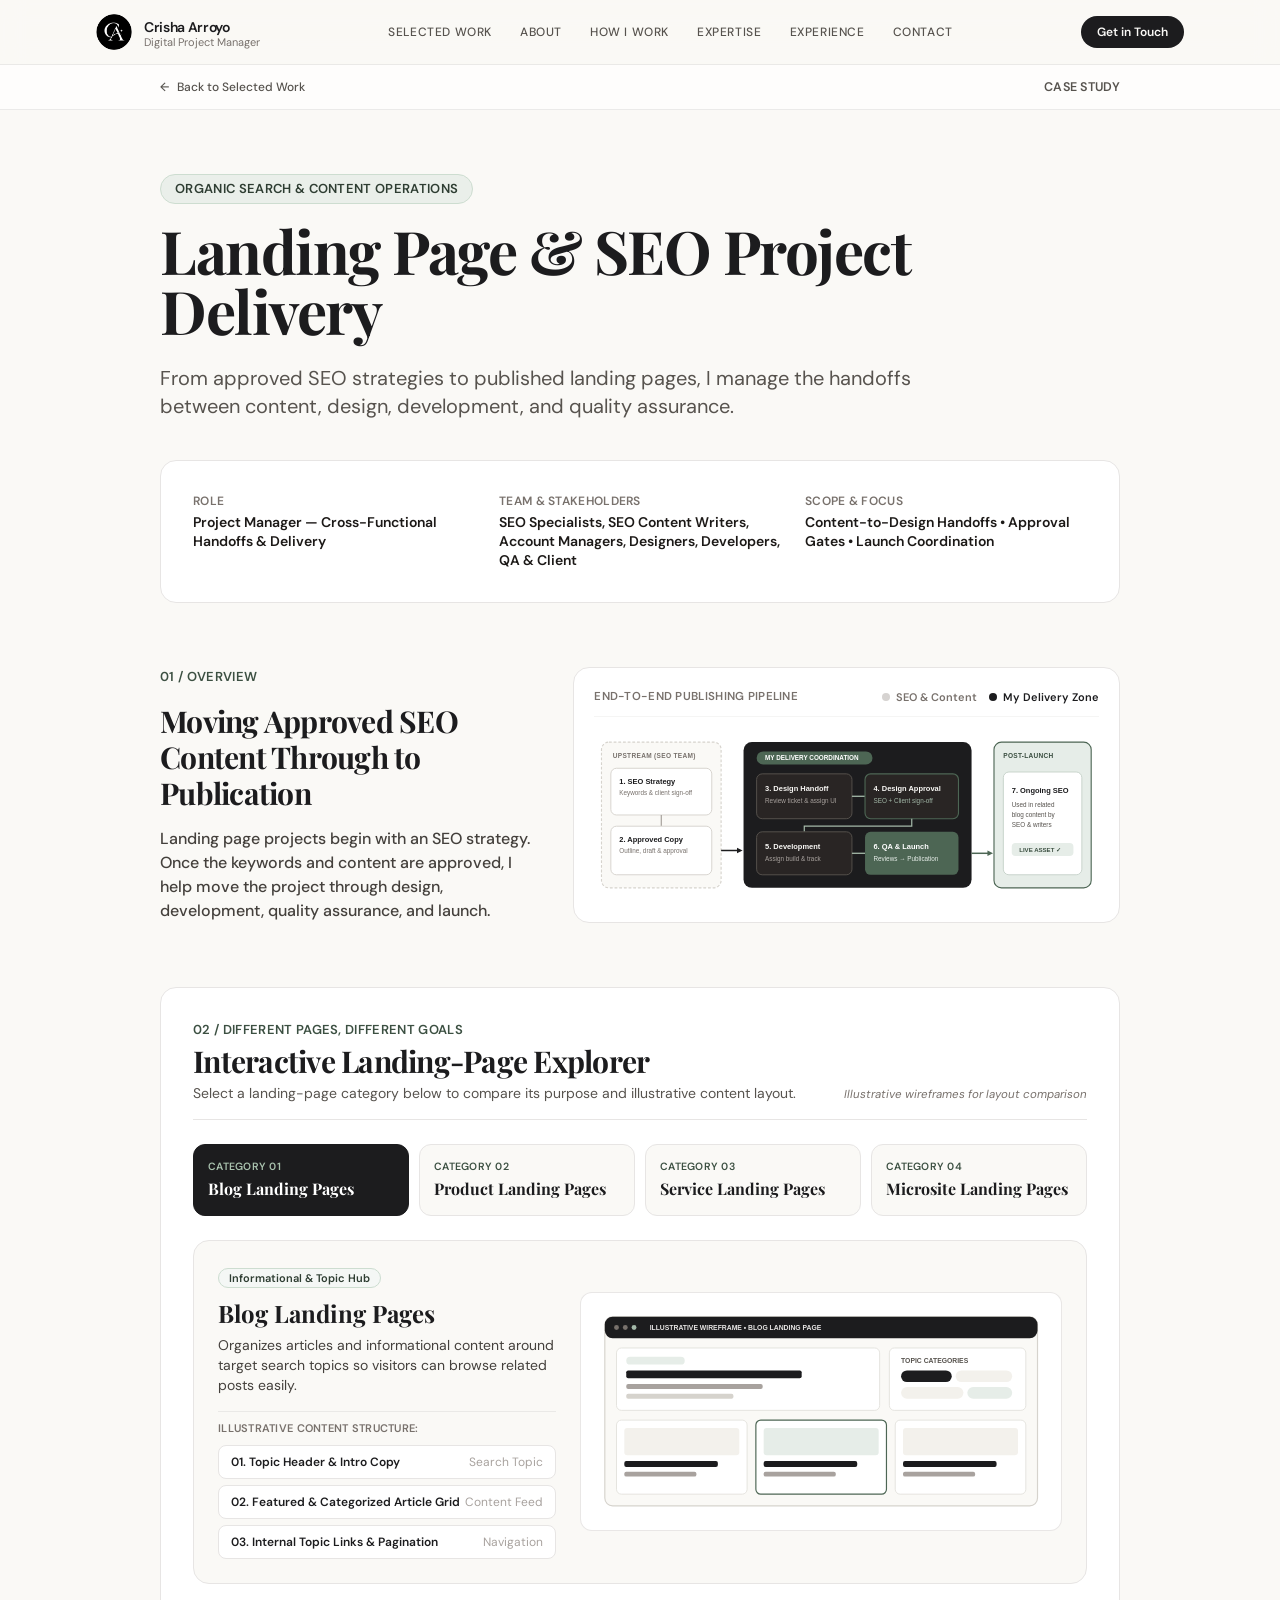
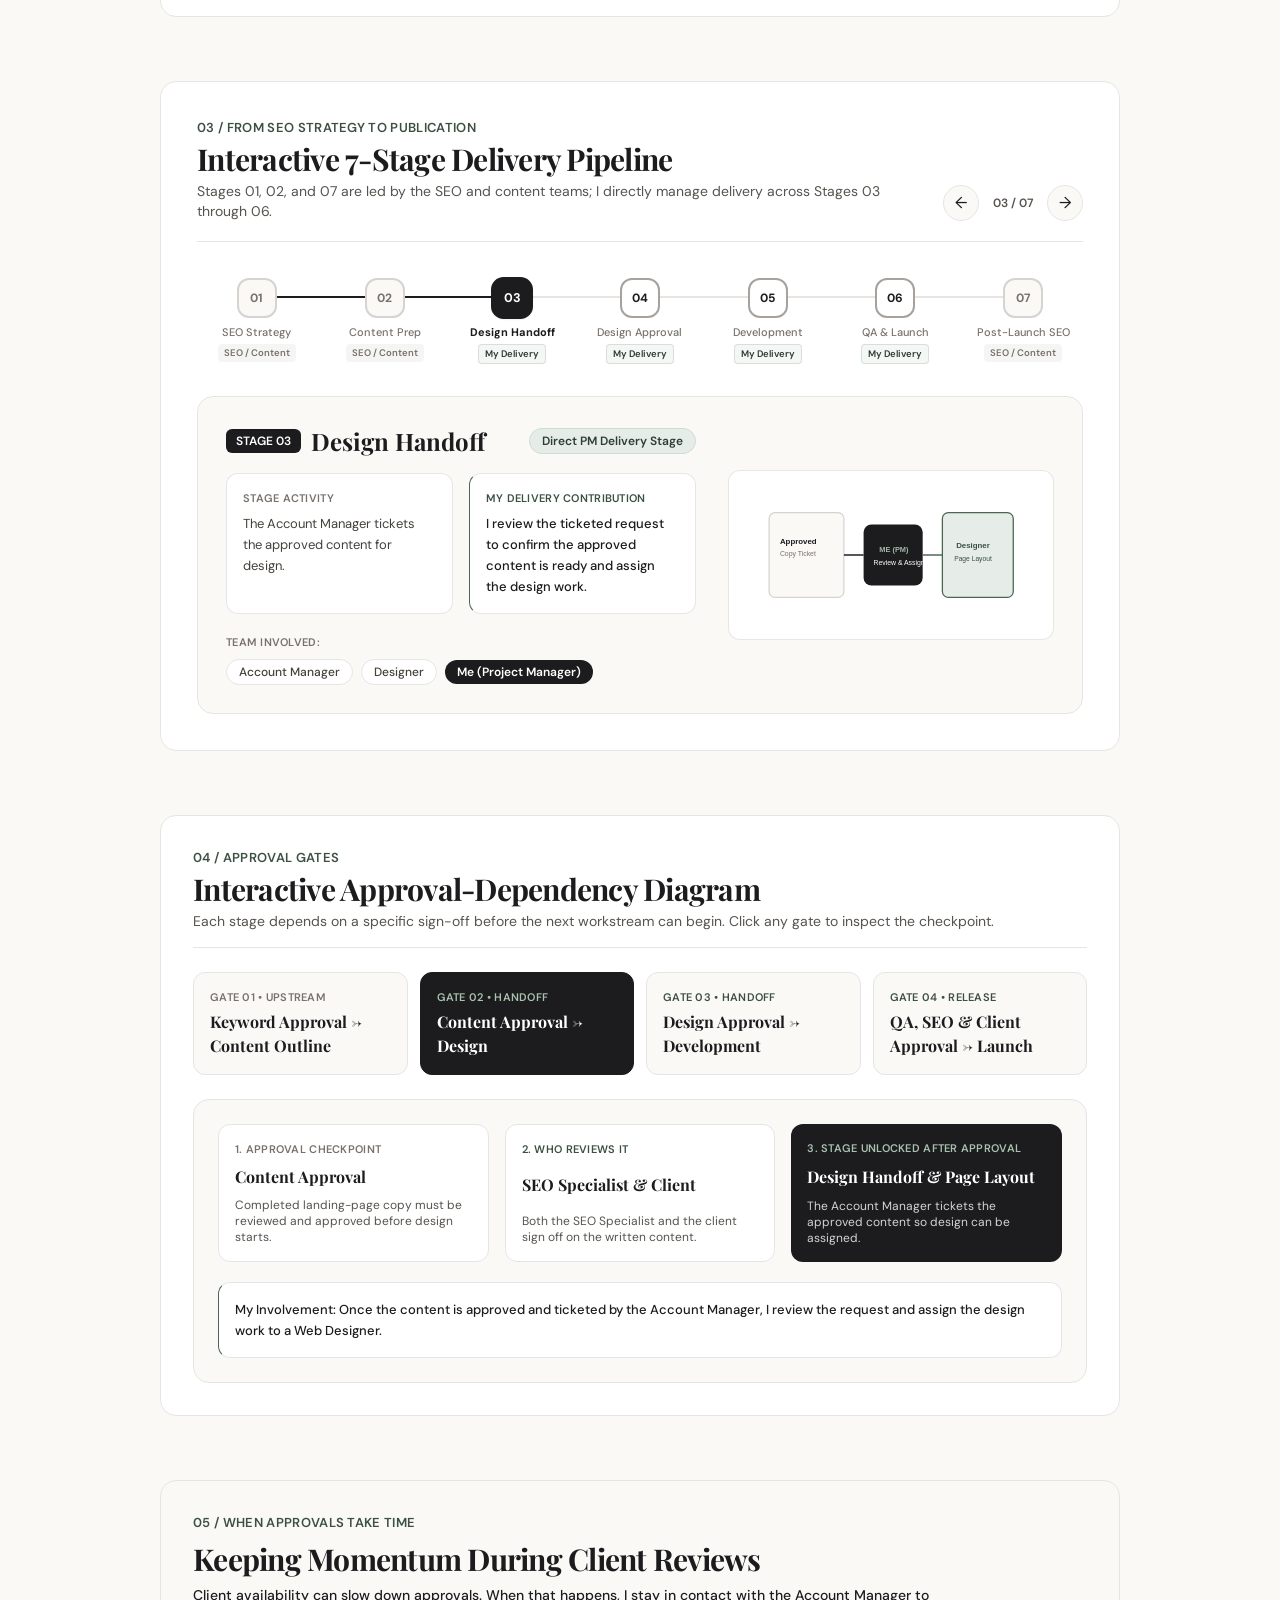
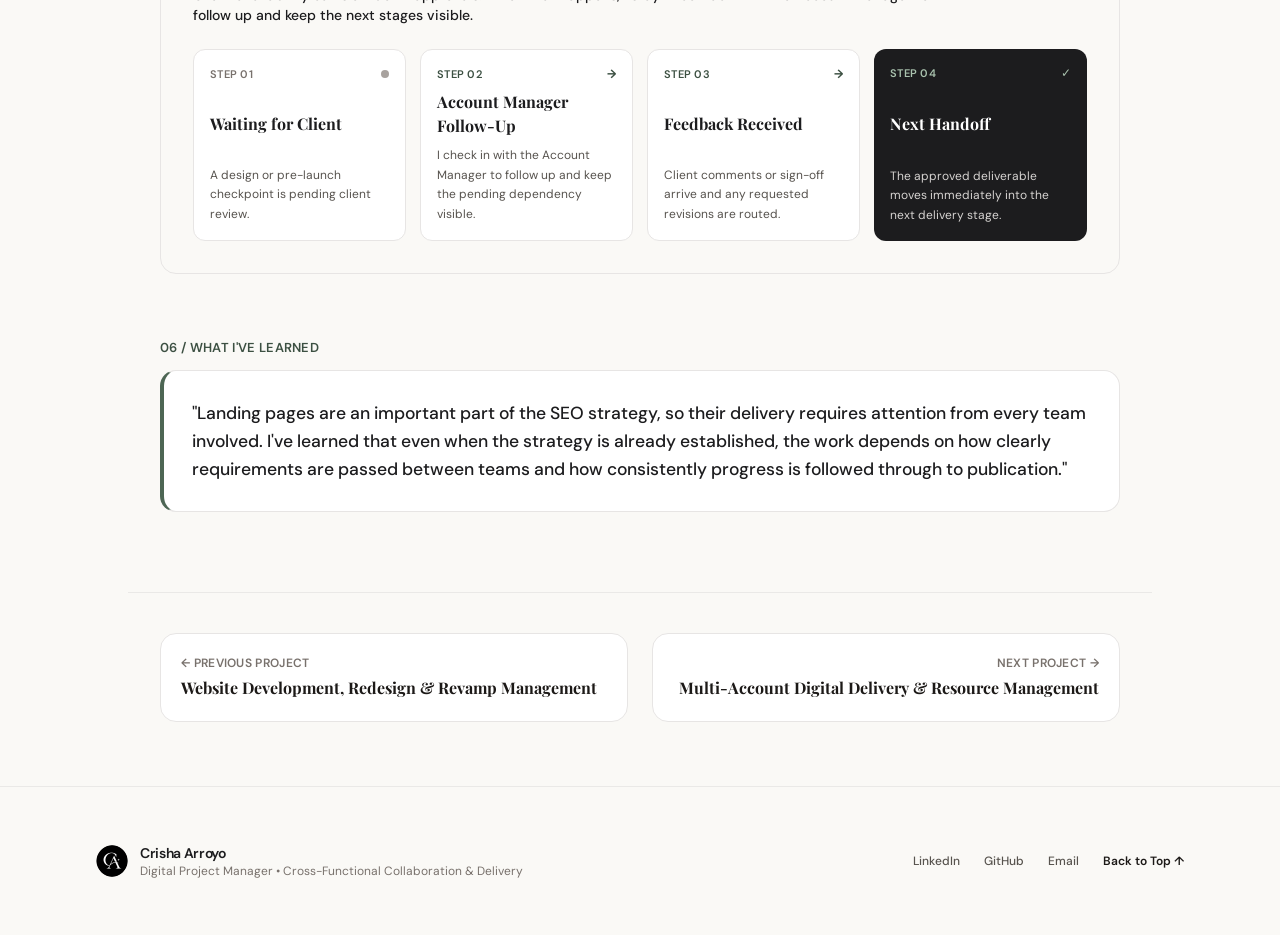
<file: work/landing-page-seo-delivery/index.html>
<!DOCTYPE html><html lang="en" class="scroll-smooth bg-[#FAF9F6] text-[#1C1C1E]"> <head><meta charset="UTF-8"><meta name="viewport" content="width=device-width, initial-scale=1.0"><link rel="icon" type="image/png" href="/logo.png"><title>Landing Page &amp; SEO Project Delivery | Crisha Arroyo - Digital PM</title><meta name="description" content="From approved SEO strategies to published landing pages, I manage the handoffs between content, design, development, and quality assurance."><link rel="canonical" href="https://arroyocrisha.github.io/work/landing-page-seo-delivery/"><!-- Open Graph / Social Preview Meta --><meta property="og:type" content="website"><meta property="og:url" content="https://arroyocrisha.github.io/work/landing-page-seo-delivery/"><meta property="og:title" content="Landing Page &#38; SEO Project Delivery | Crisha Arroyo - Digital PM"><meta property="og:description" content="From approved SEO strategies to published landing pages, I manage the handoffs between content, design, development, and quality assurance."><meta name="image" property="og:image" content="https://arroyocrisha.github.io/og-preview.png"><meta property="og:image:secure_url" content="https://arroyocrisha.github.io/og-preview.png"><meta property="og:image:type" content="image/png"><meta property="og:image:width" content="1200"><meta property="og:image:height" content="630"><meta property="og:image:alt" content="Crisha Arroyo | Project Manager Portfolio"><meta property="og:site_name" content="Crisha Arroyo Portfolio"><meta name="author" content="Crisha Arroyo"><meta property="article:published_time" content="2026-11-19T00:00:00Z"><!-- Twitter / X Card Meta --><meta name="twitter:card" content="summary_large_image"><meta name="twitter:title" content="Landing Page &#38; SEO Project Delivery | Crisha Arroyo - Digital PM"><meta name="twitter:description" content="From approved SEO strategies to published landing pages, I manage the handoffs between content, design, development, and quality assurance."><meta name="twitter:image" content="https://arroyocrisha.github.io/og-preview.png"><!-- Google Fonts: Playfair Display + DM Sans --><link rel="preconnect" href="https://fonts.googleapis.com"><link rel="preconnect" href="https://fonts.gstatic.com" crossorigin><link href="https://fonts.googleapis.com/css2?family=DM+Sans:ital,opsz,wght@0,9..40,100..1000;1,9..40,100..1000&family=Playfair+Display:ital,wght@0,400..900;1,400..900&display=swap" rel="stylesheet"><!-- Schema.org JSON-LD --><script type="application/ld+json">{"@context":"https://schema.org","@type":"Person","name":"Crisha Arroyo","jobTitle":"Digital Project Manager","url":"https://arroyocrisha.github.io/work/landing-page-seo-delivery/","image":"https://arroyocrisha.github.io/og-preview.png","description":"From approved SEO strategies to published landing pages, I manage the handoffs between content, design, development, and quality assurance.","knowsAbout":["Project Management","Digital Delivery","Web Development","Cross-Functional Collaboration","Technical Coordination","Agile & Scrum Methodology","Stakeholder Management"]}</script><link rel="stylesheet" href="/_astro/index.ASsRDJy_.css"></head> <body class="min-h-screen flex flex-col font-sans bg-[#FAF9F6] text-[#1C1C1E] antialiased selection:bg-stone-900 selection:text-[#FAF9F6]"> <!-- Minimalist Navigation Bar --> <header class="sticky top-0 z-50 bg-[#FAF9F6]/90 backdrop-blur-md border-b border-stone-200/80 transition-all duration-300"> <div class="max-w-6xl mx-auto px-6 sm:px-8 h-16 flex items-center justify-between"> <a href="https://arroyo-crisha-portfolio.pages.dev/" class="group flex items-center gap-3"> <img src="/logo.png" alt="Crisha Arroyo" class="h-9 w-9 object-contain rounded-full group-hover:scale-105 transition-transform duration-200"> <div class="flex flex-col"> <span class="text-sm font-semibold tracking-tight text-[#1C1C1E] group-hover:text-stone-600 transition-colors">
Crisha Arroyo
</span> <span class="text-[11px] text-stone-500 font-normal leading-none">
Digital Project Manager
</span> </div> </a> <nav class="hidden md:flex items-center gap-7 text-xs font-medium uppercase tracking-wider text-stone-600"> <a href="/#work" class="hover:text-[#1C1C1E] transition-colors">Selected Work</a> <a href="/#about" class="hover:text-[#1C1C1E] transition-colors">About</a> <a href="/#process" class="hover:text-[#1C1C1E] transition-colors">How I Work</a> <a href="/#expertise" class="hover:text-[#1C1C1E] transition-colors">Expertise</a> <a href="/#experience" class="hover:text-[#1C1C1E] transition-colors">Experience</a> <a href="/#contact" class="hover:text-[#1C1C1E] transition-colors">Contact</a> </nav> <div> <a href="https://mail.google.com/mail/?view=cm&fs=1&to=arroyoccrisha@gmail.com&su=Project%20Management%20Inquiry" data-email-prompt class="inline-flex items-center text-xs font-semibold px-4 py-2 rounded-full bg-[#1C1C1E] text-[#FAF9F6] hover:bg-stone-800 hover:-translate-y-0.5 active:translate-y-0 transition-all duration-200 shadow-xs cursor-pointer">
Get in Touch
</a> </div> </div> </header> <!-- Main Content Slot --> <main class="flex-grow">   <div class="border-b border-stone-200/80 bg-white/70 backdrop-blur-xs sticky top-16 z-40"> <div class="max-w-5xl mx-auto px-6 sm:px-8 py-3.5 flex items-center justify-between text-xs"> <a href="/#work" class="inline-flex items-center gap-2 text-stone-600 hover:text-[#1C1C1E] font-medium transition-colors group"> <span class="group-hover:-translate-x-1 transition-transform">←</span> <span>Back to Selected Work</span> </a> <span class="font-sans text-[12px] sm:text-[12.5px] font-semibold text-stone-600 uppercase tracking-wide hidden sm:inline-block">
Case Study
</span> </div> </div> <article class="py-12 sm:py-16"> <!-- Case Study Header --> <header class="max-w-5xl mx-auto px-6 sm:px-8 mb-12 sm:mb-16"> <div class="inline-flex items-center gap-2 px-3.5 py-1 rounded-full bg-sage-100/80 border border-sage-200 text-sage-800 font-sans text-[12.5px] sm:text-[13px] font-semibold uppercase tracking-wide mb-4"> <span>Organic Search &amp; Content Operations</span> </div> <h1 class="font-serif text-3xl sm:text-5xl lg:text-6xl font-bold text-[#1C1C1E] tracking-tight leading-[1.15]"> Landing Page &amp; SEO Project Delivery </h1> <p class="mt-6 text-lg sm:text-xl text-stone-600 max-w-3xl leading-relaxed"> From approved SEO strategies to published landing pages, I manage the handoffs between content, design, development, and quality assurance. </p> <!-- Project Metadata Grid --> <div class="mt-10 p-6 sm:p-8 rounded-2xl bg-white border border-stone-200 shadow-xs grid grid-cols-1 sm:grid-cols-2 md:grid-cols-3 gap-6 text-xs"> <div> <span class="font-sans text-[12px] font-semibold uppercase tracking-wide text-stone-500 block mb-1">Role</span> <span class="font-semibold text-stone-900 text-sm leading-snug block">Project Manager — Cross-Functional Handoffs &amp; Delivery</span> </div>  <div> <span class="font-sans text-[12px] font-semibold uppercase tracking-wide text-stone-500 block mb-1">Team & Stakeholders</span> <span class="font-semibold text-stone-900 text-sm leading-snug block">SEO Specialists, SEO Content Writers, Account Managers, Designers, Developers, QA &amp; Client</span> </div> <div> <span class="font-sans text-[12px] font-semibold uppercase tracking-wide text-stone-500 block mb-1">Scope & Focus</span> <span class="font-semibold text-stone-900 text-sm leading-snug block">Content-to-Design Handoffs • Approval Gates • Launch Coordination</span> </div> </div> </header> <!-- Case Study Content Body --> <div class="max-w-5xl mx-auto px-6 sm:px-8">  <div class="space-y-14 sm:space-y-16"> <!-- SECTION 01 — HERO / OVERVIEW & PUBLISHING PIPELINE ILLUSTRATION --> <section class="grid lg:grid-cols-12 gap-8 items-center"> <div class="lg:col-span-5 space-y-4"> <span class="font-sans text-[12.5px] sm:text-[13px] font-semibold uppercase tracking-wide text-sage-700 block">
01 / OVERVIEW
</span> <h2 class="font-serif text-2xl sm:text-3xl font-bold text-[#1C1C1E] tracking-tight">
Moving Approved SEO Content Through to Publication
</h2> <p class="text-sm sm:text-base text-stone-700 leading-relaxed font-medium">
Landing page projects begin with an SEO strategy. Once the keywords and content are approved, I help move the project through design, development, quality assurance, and launch.
</p> </div> <!-- Clean Landing-Page Publishing Pipeline Illustration --> <div class="lg:col-span-7"> <div class="p-4 sm:p-5 rounded-2xl bg-white border border-stone-200 shadow-2xs"> <div class="flex items-center justify-between border-b border-stone-100 pb-2.5 mb-3"> <span class="font-sans text-[11.5px] font-semibold uppercase tracking-wide text-stone-500">
End-to-End Publishing Pipeline
</span> <div class="flex items-center gap-3 text-[11px] font-sans font-semibold"> <span class="inline-flex items-center gap-1.5 text-stone-500"> <span class="w-2 h-2 rounded-full bg-stone-300"></span>SEO &amp; Content
</span> <span class="inline-flex items-center gap-1.5 text-[#1C1C1E]"> <span class="w-2 h-2 rounded-full bg-[#1C1C1E]"></span>My Delivery Zone
</span> </div> </div> <svg viewBox="0 0 540 185" class="w-full h-auto" fill="none" xmlns="http://www.w3.org/2000/svg" role="img" aria-label="Pipeline diagram showing upstream SEO strategy and content approval flowing into PM-coordinated design, development, QA and launch, followed by post-launch SEO blog support"> <!-- Upstream Zone: SEO & Content Team --> <rect x="8" y="14" width="128" height="156" rx="8" fill="#FAF9F6" stroke="#D6D3CD" stroke-width="1.2" stroke-dasharray="3 2"></rect> <text x="20" y="31" fill="#78716C" font-family="sans-serif" font-size="7" font-weight="700" letter-spacing="0.05em">UPSTREAM (SEO TEAM)</text> <rect x="18" y="42" width="108" height="50" rx="6" fill="#FFFFFF" stroke="#D6D3CD" stroke-width="1"></rect> <text x="27" y="59" fill="#1C1C1E" font-family="sans-serif" font-size="8" font-weight="700">1. SEO Strategy</text> <text x="27" y="71" fill="#78716C" font-family="sans-serif" font-size="6.8">Keywords &amp; client sign-off</text> <line x1="72" y1="92" x2="72" y2="104" stroke="#A8A29E" stroke-width="1.3"></line> <rect x="18" y="104" width="108" height="52" rx="6" fill="#FFFFFF" stroke="#D6D3CD" stroke-width="1"></rect> <text x="27" y="121" fill="#1C1C1E" font-family="sans-serif" font-size="8" font-weight="700">2. Approved Copy</text> <text x="27" y="133" fill="#78716C" font-family="sans-serif" font-size="6.8">Outline, draft &amp; approval</text> <!-- Arrow into PM Delivery Zone --> <path d="M136 130H154" stroke="#1C1C1E" stroke-width="1.6"></path> <polygon points="153,127 159,130 153,133" fill="#1C1C1E"></polygon> <!-- Center Zone: My Delivery Management (Design -> Approval -> Dev -> QA/Launch) --> <rect x="160" y="14" width="244" height="156" rx="9" fill="#1C1C1E"></rect> <rect x="174" y="24" width="124" height="14" rx="7" fill="#4D6654"></rect> <text x="183" y="33.5" fill="#FFFFFF" font-family="sans-serif" font-size="6.8" font-weight="700">MY DELIVERY COORDINATION</text> <!-- 2x2 Grid inside PM Zone --> <rect x="174" y="48" width="102" height="48" rx="6" fill="#292524" stroke="#57534E" stroke-width="1"></rect> <text x="183" y="66" fill="#FAF9F6" font-family="sans-serif" font-size="8" font-weight="700">3. Design Handoff</text> <text x="183" y="79" fill="#A8A29E" font-family="sans-serif" font-size="6.8">Review ticket &amp; assign UI</text> <line x1="276" y1="72" x2="290" y2="72" stroke="#A3B8A8" stroke-width="1.4"></line> <rect x="290" y="48" width="100" height="48" rx="6" fill="#292524" stroke="#4D6654" stroke-width="1.2"></rect> <text x="299" y="66" fill="#FAF9F6" font-family="sans-serif" font-size="8" font-weight="700">4. Design Approval</text> <text x="299" y="79" fill="#A3B8A8" font-family="sans-serif" font-size="6.8">SEO + Client sign-off</text> <path d="M340 96V104H225V110" stroke="#A3B8A8" stroke-width="1.3"></path> <rect x="174" y="110" width="102" height="46" rx="6" fill="#292524" stroke="#57534E" stroke-width="1"></rect> <text x="183" y="128" fill="#FAF9F6" font-family="sans-serif" font-size="8" font-weight="700">5. Development</text> <text x="183" y="141" fill="#A8A29E" font-family="sans-serif" font-size="6.8">Assign build &amp; track</text> <line x1="276" y1="133" x2="290" y2="133" stroke="#A3B8A8" stroke-width="1.4"></line> <rect x="290" y="110" width="100" height="46" rx="6" fill="#4D6654"></rect> <text x="299" y="128" fill="#FFFFFF" font-family="sans-serif" font-size="8" font-weight="700">6. QA &amp; Launch</text> <text x="299" y="141" fill="#E6EDE8" font-family="sans-serif" font-size="6.8">Reviews → Publication</text> <!-- Arrow to Post-Launch SEO --> <path d="M404 133H422" stroke="#4D6654" stroke-width="1.6"></path> <polygon points="421,130 427,133 421,136" fill="#4D6654"></polygon> <!-- Downstream Zone: Post-Launch SEO --> <rect x="428" y="14" width="104" height="156" rx="8" fill="#E6EDE8" stroke="#4D6654" stroke-width="1.2"></rect> <text x="438" y="31" fill="#3B4F41" font-family="sans-serif" font-size="7" font-weight="700" letter-spacing="0.04em">POST-LAUNCH</text> <rect x="438" y="46" width="84" height="110" rx="6" fill="#FFFFFF" stroke="#C7D3CA" stroke-width="1"></rect> <text x="447" y="68" fill="#1C1C1E" font-family="sans-serif" font-size="8" font-weight="700">7. Ongoing SEO</text> <text x="447" y="83" fill="#57534E" font-family="sans-serif" font-size="6.8">Used in related</text> <text x="447" y="94" fill="#57534E" font-family="sans-serif" font-size="6.8">blog content by</text> <text x="447" y="105" fill="#57534E" font-family="sans-serif" font-size="6.8">SEO &amp; writers</text> <rect x="447" y="122" width="66" height="14" rx="4" fill="#E6EDE8"></rect> <text x="455" y="131.5" fill="#3B4F41" font-family="sans-serif" font-size="6.5" font-weight="700">LIVE ASSET ✓</text> </svg> </div> </div> </section> <!-- SECTION 02 — DIFFERENT PAGES, DIFFERENT GOALS (Interactive Landing-Page Explorer) --> <section class="p-6 sm:p-8 rounded-2xl bg-white border border-stone-200 shadow-2xs space-y-6"> <div class="flex flex-col sm:flex-row sm:items-end justify-between gap-3 border-b border-stone-200 pb-4"> <div> <span class="font-sans text-[12.5px] sm:text-[13px] font-semibold uppercase tracking-wide text-sage-700 block">
02 / DIFFERENT PAGES, DIFFERENT GOALS
</span> <h2 class="font-serif text-2xl sm:text-3xl font-bold text-[#1C1C1E] tracking-tight mt-1">
Interactive Landing-Page Explorer
</h2> <p class="text-xs sm:text-sm text-stone-600 mt-1">
Select a landing-page category below to compare its purpose and illustrative content layout.
</p> </div> <span class="font-sans text-[11.5px] text-stone-500 italic shrink-0">
Illustrative wireframes for layout comparison
</span> </div> <!-- 4 Selectable Landing Page Categories --> <div role="tablist" aria-label="Landing page categories" class="grid grid-cols-2 lg:grid-cols-4 gap-2.5"> <button type="button" role="tab" data-lp-tab="blog" aria-selected="true" class="text-left p-3.5 rounded-xl bg-[#1C1C1E] text-white border border-[#1C1C1E] transition-all cursor-pointer focus-visible:outline-2 focus-visible:outline-offset-2 focus-visible:outline-[#1C1C1E]"> <span class="font-sans text-[10.5px] font-semibold uppercase tracking-wide text-sage-300 block">CATEGORY 01</span> <span class="font-serif font-bold text-sm sm:text-base mt-0.5 block">Blog Landing Pages</span> </button> <button type="button" role="tab" data-lp-tab="product" aria-selected="false" class="text-left p-3.5 rounded-xl bg-[#FAF9F6] text-[#1C1C1E] border border-stone-200 hover:border-stone-400 transition-all cursor-pointer focus-visible:outline-2 focus-visible:outline-offset-2 focus-visible:outline-[#1C1C1E]"> <span class="font-sans text-[10.5px] font-semibold uppercase tracking-wide text-sage-700 block">CATEGORY 02</span> <span class="font-serif font-bold text-sm sm:text-base mt-0.5 block">Product Landing Pages</span> </button> <button type="button" role="tab" data-lp-tab="service" aria-selected="false" class="text-left p-3.5 rounded-xl bg-[#FAF9F6] text-[#1C1C1E] border border-stone-200 hover:border-stone-400 transition-all cursor-pointer focus-visible:outline-2 focus-visible:outline-offset-2 focus-visible:outline-[#1C1C1E]"> <span class="font-sans text-[10.5px] font-semibold uppercase tracking-wide text-sage-700 block">CATEGORY 03</span> <span class="font-serif font-bold text-sm sm:text-base mt-0.5 block">Service Landing Pages</span> </button> <button type="button" role="tab" data-lp-tab="microsite" aria-selected="false" class="text-left p-3.5 rounded-xl bg-[#FAF9F6] text-[#1C1C1E] border border-stone-200 hover:border-stone-400 transition-all cursor-pointer focus-visible:outline-2 focus-visible:outline-offset-2 focus-visible:outline-[#1C1C1E]"> <span class="font-sans text-[10.5px] font-semibold uppercase tracking-wide text-sage-700 block">CATEGORY 04</span> <span class="font-serif font-bold text-sm sm:text-base mt-0.5 block">Microsite Landing Pages</span> </button> </div> <!-- Dynamic Wireframe & Purpose Display Panel --> <div id="lp-explorer-panel" role="tabpanel" aria-live="polite" class="p-5 sm:p-6 rounded-2xl bg-[#FAF9F6] border border-stone-200 grid lg:grid-cols-12 gap-6 items-center transition-opacity duration-200"> <!-- Left 5 Cols: Purpose & Illustrative Content Structure --> <div class="lg:col-span-5 space-y-4"> <div> <span id="lp-badge" class="px-2.5 py-0.5 rounded-full bg-sage-50 border border-sage-200 text-sage-800 font-sans text-[11px] font-semibold">
Informational &amp; Topic Hub
</span> <h3 id="lp-title" class="font-serif text-xl sm:text-2xl font-bold text-[#1C1C1E] mt-2">
Blog Landing Pages
</h3> <p id="lp-purpose" class="text-xs sm:text-sm text-stone-700 leading-relaxed mt-1.5">
Organizes articles and informational content around target search topics so visitors can browse related posts easily.
</p> </div> <div class="space-y-2 pt-2 border-t border-stone-200/80"> <span class="font-sans text-[11px] font-semibold uppercase tracking-wide text-stone-500 block">
Illustrative Content Structure:
</span> <div id="lp-structure-list" class="space-y-1.5 text-xs"> <div class="px-3 py-2 rounded-lg bg-white border border-stone-200 flex items-center justify-between"> <span class="font-semibold text-[#1C1C1E]">01. Topic Header &amp; Intro Copy</span> <span class="text-stone-400">Search Topic</span> </div> <div class="px-3 py-2 rounded-lg bg-white border border-stone-200 flex items-center justify-between"> <span class="font-semibold text-[#1C1C1E]">02. Featured &amp; Categorized Article Grid</span> <span class="text-stone-400">Content Feed</span> </div> <div class="px-3 py-2 rounded-lg bg-white border border-stone-200 flex items-center justify-between"> <span class="font-semibold text-[#1C1C1E]">03. Internal Topic Links &amp; Pagination</span> <span class="text-stone-400">Navigation</span> </div> </div> </div> </div> <!-- Right 7 Cols: Dynamic Generic Landing-Page Wireframe SVG --> <div class="lg:col-span-7"> <div id="lp-wireframe-box" class="p-4 rounded-xl bg-white border border-stone-200/90"> <svg viewBox="0 0 460 210" class="w-full h-auto" fill="none" xmlns="http://www.w3.org/2000/svg" aria-hidden="true"> <!-- Browser Bar --> <rect x="8" y="8" width="444" height="194" rx="8" fill="#FAF9F6" stroke="#D6D3CD" stroke-width="1.2"></rect> <rect x="8" y="8" width="444" height="22" rx="8" fill="#1C1C1E"></rect> <circle cx="20" cy="19" r="2.5" fill="#78716C"></circle> <circle cx="29" cy="19" r="2.5" fill="#78716C"></circle> <circle cx="38" cy="19" r="2.5" fill="#A3B8A8"></circle> <text x="54" y="22" fill="#E7E5E4" font-family="sans-serif" font-size="7" font-weight="600">ILLUSTRATIVE WIREFRAME • BLOG LANDING PAGE</text> <!-- Editorial Topic Hero + Featured Post --> <rect x="20" y="40" width="270" height="64" rx="5" fill="#FFFFFF" stroke="#E5E4DF"></rect> <rect x="30" y="49" width="60" height="8" rx="4" fill="#E6EDE8"></rect> <rect x="30" y="63" width="180" height="8" rx="2" fill="#1C1C1E"></rect> <rect x="30" y="77" width="140" height="5" rx="2" fill="#A8A29E"></rect> <rect x="30" y="87" width="110" height="5" rx="2" fill="#D6D3CD"></rect> <!-- Topic Sidebar Filter --> <rect x="300" y="40" width="140" height="64" rx="5" fill="#FFFFFF" stroke="#E5E4DF"></rect> <text x="312" y="55" fill="#57534E" font-family="sans-serif" font-size="7" font-weight="700">TOPIC CATEGORIES</text> <rect x="312" y="63" width="52" height="12" rx="6" fill="#1C1C1E"></rect> <rect x="368" y="63" width="58" height="12" rx="6" fill="#F3F1EC"></rect> <rect x="312" y="80" width="64" height="12" rx="6" fill="#F3F1EC"></rect> <rect x="380" y="80" width="46" height="12" rx="6" fill="#E6EDE8"></rect> <!-- 3-Column Article Feed Cards --> <rect x="20" y="114" width="134" height="76" rx="5" fill="#FFFFFF" stroke="#E5E4DF"></rect> <rect x="28" y="122" width="118" height="28" rx="3" fill="#F3F1EC"></rect> <rect x="28" y="156" width="96" height="6" rx="2" fill="#1C1C1E"></rect> <rect x="28" y="167" width="74" height="5" rx="2" fill="#A8A29E"></rect> <rect x="163" y="114" width="134" height="76" rx="5" fill="#FFFFFF" stroke="#4D6654" stroke-width="1.2"></rect> <rect x="171" y="122" width="118" height="28" rx="3" fill="#E6EDE8"></rect> <rect x="171" y="156" width="96" height="6" rx="2" fill="#1C1C1E"></rect> <rect x="171" y="167" width="74" height="5" rx="2" fill="#A8A29E"></rect> <rect x="306" y="114" width="134" height="76" rx="5" fill="#FFFFFF" stroke="#E5E4DF"></rect> <rect x="314" y="122" width="118" height="28" rx="3" fill="#F3F1EC"></rect> <rect x="314" y="156" width="96" height="6" rx="2" fill="#1C1C1E"></rect> <rect x="314" y="167" width="74" height="5" rx="2" fill="#A8A29E"></rect> </svg> </div> </div> </div> </section> <!-- SECTION 03 — FROM SEO STRATEGY TO PUBLICATION (Interactive 7-Stage Pipeline) --> <section class="p-6 sm:p-9 rounded-2xl bg-white border border-stone-200 shadow-xs space-y-7"> <div class="flex flex-col sm:flex-row sm:items-end justify-between gap-4 border-b border-stone-200 pb-5"> <div> <span class="font-sans text-[12.5px] sm:text-[13px] font-semibold uppercase tracking-wide text-sage-700 block">
03 / FROM SEO STRATEGY TO PUBLICATION
</span> <h2 class="font-serif text-2xl sm:text-3xl font-bold text-[#1C1C1E] tracking-tight mt-1">
Interactive 7-Stage Delivery Pipeline
</h2> <p class="text-xs sm:text-sm text-stone-600 mt-1">
Stages 01, 02, and 07 are led by the SEO and content teams; I directly manage delivery across Stages 03 through 06.
</p> </div> <!-- Prev / Next Navigation --> <div class="flex items-center gap-2.5 shrink-0"> <button type="button" id="seo-wf-prev" aria-label="Previous pipeline stage" class="w-9 h-9 rounded-full bg-[#FAF9F6] border border-stone-200 text-[#1C1C1E] flex items-center justify-center hover:bg-[#1C1C1E] hover:text-white hover:border-[#1C1C1E] transition-colors disabled:opacity-35 disabled:pointer-events-none cursor-pointer focus-visible:outline-2 focus-visible:outline-offset-2 focus-visible:outline-[#1C1C1E]">
←
</button> <span id="seo-wf-counter" class="font-sans text-xs font-semibold text-stone-600 tabular-nums px-1">
03 / 07
</span> <button type="button" id="seo-wf-next" aria-label="Next pipeline stage" class="w-9 h-9 rounded-full bg-[#FAF9F6] border border-stone-200 text-[#1C1C1E] flex items-center justify-center hover:bg-[#1C1C1E] hover:text-white hover:border-[#1C1C1E] transition-colors disabled:opacity-35 disabled:pointer-events-none cursor-pointer focus-visible:outline-2 focus-visible:outline-offset-2 focus-visible:outline-[#1C1C1E]">
→
</button> </div> </div> <!-- Desktop 7-Node Connected Pipeline (1024px+) --> <div class="hidden lg:block relative pt-2 pb-1"> <div class="absolute top-[26px] left-[6%] right-[6%] h-0.5 bg-stone-200" aria-hidden="true"> <div id="seo-wf-line" class="h-full bg-[#1C1C1E] transition-all duration-300" style="width: 33.33%;"></div> </div> <div role="tablist" aria-label="Landing page delivery stages" class="relative grid grid-cols-7 gap-2"> <button type="button" role="tab" data-seo-stage="0" aria-selected="false" class="group flex flex-col items-center text-center cursor-pointer focus-visible:outline-none"> <span data-seo-node class="w-10 h-10 rounded-xl border-2 flex items-center justify-center font-sans text-xs font-bold transition-all z-10 bg-[#FAF9F6] border-stone-300 text-stone-500 group-hover:border-stone-500"> 01 </span> <span data-seo-label class="mt-2 font-sans text-[11px] leading-tight px-1 transition-colors font-medium text-stone-500 group-hover:text-[#1C1C1E]"> SEO Strategy </span> <span class="mt-1 px-1.5 py-0.5 rounded text-[9.5px] font-sans font-semibold bg-stone-100 text-stone-500"> SEO / Content </span> </button><button type="button" role="tab" data-seo-stage="1" aria-selected="false" class="group flex flex-col items-center text-center cursor-pointer focus-visible:outline-none"> <span data-seo-node class="w-10 h-10 rounded-xl border-2 flex items-center justify-center font-sans text-xs font-bold transition-all z-10 bg-[#FAF9F6] border-stone-300 text-stone-500 group-hover:border-stone-500"> 02 </span> <span data-seo-label class="mt-2 font-sans text-[11px] leading-tight px-1 transition-colors font-medium text-stone-500 group-hover:text-[#1C1C1E]"> Content Prep </span> <span class="mt-1 px-1.5 py-0.5 rounded text-[9.5px] font-sans font-semibold bg-stone-100 text-stone-500"> SEO / Content </span> </button><button type="button" role="tab" data-seo-stage="2" aria-selected="true" class="group flex flex-col items-center text-center cursor-pointer focus-visible:outline-none"> <span data-seo-node class="w-10 h-10 rounded-xl border-2 flex items-center justify-center font-sans text-xs font-bold transition-all z-10 bg-[#1C1C1E] border-[#1C1C1E] text-white shadow-sm scale-105"> 03 </span> <span data-seo-label class="mt-2 font-sans text-[11px] leading-tight px-1 transition-colors font-bold text-[#1C1C1E]"> Design Handoff </span> <span class="mt-1 px-1.5 py-0.5 rounded text-[9.5px] font-sans font-semibold bg-sage-50 text-sage-800 border border-sage-200/80"> My Delivery </span> </button><button type="button" role="tab" data-seo-stage="3" aria-selected="false" class="group flex flex-col items-center text-center cursor-pointer focus-visible:outline-none"> <span data-seo-node class="w-10 h-10 rounded-xl border-2 flex items-center justify-center font-sans text-xs font-bold transition-all z-10 bg-white border-stone-400 text-[#1C1C1E] group-hover:border-[#1C1C1E]"> 04 </span> <span data-seo-label class="mt-2 font-sans text-[11px] leading-tight px-1 transition-colors font-medium text-stone-500 group-hover:text-[#1C1C1E]"> Design Approval </span> <span class="mt-1 px-1.5 py-0.5 rounded text-[9.5px] font-sans font-semibold bg-sage-50 text-sage-800 border border-sage-200/80"> My Delivery </span> </button><button type="button" role="tab" data-seo-stage="4" aria-selected="false" class="group flex flex-col items-center text-center cursor-pointer focus-visible:outline-none"> <span data-seo-node class="w-10 h-10 rounded-xl border-2 flex items-center justify-center font-sans text-xs font-bold transition-all z-10 bg-white border-stone-400 text-[#1C1C1E] group-hover:border-[#1C1C1E]"> 05 </span> <span data-seo-label class="mt-2 font-sans text-[11px] leading-tight px-1 transition-colors font-medium text-stone-500 group-hover:text-[#1C1C1E]"> Development </span> <span class="mt-1 px-1.5 py-0.5 rounded text-[9.5px] font-sans font-semibold bg-sage-50 text-sage-800 border border-sage-200/80"> My Delivery </span> </button><button type="button" role="tab" data-seo-stage="5" aria-selected="false" class="group flex flex-col items-center text-center cursor-pointer focus-visible:outline-none"> <span data-seo-node class="w-10 h-10 rounded-xl border-2 flex items-center justify-center font-sans text-xs font-bold transition-all z-10 bg-white border-stone-400 text-[#1C1C1E] group-hover:border-[#1C1C1E]"> 06 </span> <span data-seo-label class="mt-2 font-sans text-[11px] leading-tight px-1 transition-colors font-medium text-stone-500 group-hover:text-[#1C1C1E]"> QA &amp; Launch </span> <span class="mt-1 px-1.5 py-0.5 rounded text-[9.5px] font-sans font-semibold bg-sage-50 text-sage-800 border border-sage-200/80"> My Delivery </span> </button><button type="button" role="tab" data-seo-stage="6" aria-selected="false" class="group flex flex-col items-center text-center cursor-pointer focus-visible:outline-none"> <span data-seo-node class="w-10 h-10 rounded-xl border-2 flex items-center justify-center font-sans text-xs font-bold transition-all z-10 bg-[#FAF9F6] border-stone-300 text-stone-500 group-hover:border-stone-500"> 07 </span> <span data-seo-label class="mt-2 font-sans text-[11px] leading-tight px-1 transition-colors font-medium text-stone-500 group-hover:text-[#1C1C1E]"> Post-Launch SEO </span> <span class="mt-1 px-1.5 py-0.5 rounded text-[9.5px] font-sans font-semibold bg-stone-100 text-stone-500"> SEO / Content </span> </button> </div> </div> <!-- Mobile & Tablet Scrollable Stage Pills (<1024px) --> <div role="tablist" aria-label="Landing page delivery stages" class="lg:hidden flex items-center gap-2 overflow-x-auto pb-2 [scrollbar-width:none] [-ms-overflow-style:none] [&::-webkit-scrollbar]:hidden"> <button type="button" role="tab" data-seo-mobile-stage="0" aria-selected="false" class="shrink-0 px-3.5 py-2 rounded-full font-sans text-xs transition-all cursor-pointer bg-[#FAF9F6] border border-stone-200 text-stone-600 font-medium"> 01 • SEO Strategy </button><button type="button" role="tab" data-seo-mobile-stage="1" aria-selected="false" class="shrink-0 px-3.5 py-2 rounded-full font-sans text-xs transition-all cursor-pointer bg-[#FAF9F6] border border-stone-200 text-stone-600 font-medium"> 02 • Content Preparation </button><button type="button" role="tab" data-seo-mobile-stage="2" aria-selected="true" class="shrink-0 px-3.5 py-2 rounded-full font-sans text-xs transition-all cursor-pointer bg-[#1C1C1E] text-white font-semibold shadow-2xs"> 03 • Design Handoff </button><button type="button" role="tab" data-seo-mobile-stage="3" aria-selected="false" class="shrink-0 px-3.5 py-2 rounded-full font-sans text-xs transition-all cursor-pointer bg-[#FAF9F6] border border-stone-200 text-stone-600 font-medium"> 04 • Design Approval </button><button type="button" role="tab" data-seo-mobile-stage="4" aria-selected="false" class="shrink-0 px-3.5 py-2 rounded-full font-sans text-xs transition-all cursor-pointer bg-[#FAF9F6] border border-stone-200 text-stone-600 font-medium"> 05 • Development </button><button type="button" role="tab" data-seo-mobile-stage="5" aria-selected="false" class="shrink-0 px-3.5 py-2 rounded-full font-sans text-xs transition-all cursor-pointer bg-[#FAF9F6] border border-stone-200 text-stone-600 font-medium"> 06 • QA &amp; Launch </button><button type="button" role="tab" data-seo-mobile-stage="6" aria-selected="false" class="shrink-0 px-3.5 py-2 rounded-full font-sans text-xs transition-all cursor-pointer bg-[#FAF9F6] border border-stone-200 text-stone-600 font-medium"> 07 • Post-Launch SEO </button> </div> <!-- Dynamic Stage Detail Panel (Default starts on Stage 03: Design Handoff where PM delivery starts, or visitors can click 01-07) --> <div id="seo-stage-panel" role="tabpanel" aria-live="polite" class="p-6 sm:p-7 rounded-2xl bg-[#FAF9F6] border border-stone-200 transition-opacity duration-200"> <div class="grid lg:grid-cols-12 gap-6 lg:gap-8 items-center"> <div class="lg:col-span-7 space-y-4"> <div class="flex flex-wrap items-center justify-between gap-2"> <div class="flex items-center gap-2.5"> <span id="seo-st-badge" class="px-2.5 py-1 rounded-md bg-[#1C1C1E] text-white font-sans text-xs font-semibold">
STAGE 03
</span> <h3 id="seo-st-title" class="font-serif text-xl sm:text-2xl font-bold text-[#1C1C1E]">
Design Handoff
</h3> </div> <span id="seo-st-ownership" class="px-3 py-1 rounded-full bg-sage-100 border border-sage-200 text-sage-800 font-sans text-xs font-semibold">
Direct PM Delivery Stage
</span> </div> <div class="grid sm:grid-cols-2 gap-4"> <div class="p-4 rounded-xl bg-white border border-stone-200/90 space-y-1.5"> <span class="font-sans text-[11px] font-semibold uppercase tracking-wide text-stone-500 block">
Stage Activity
</span> <p id="seo-st-activity" class="text-xs sm:text-[13px] text-stone-700 leading-relaxed">
The Account Manager tickets the approved content for design.
</p> </div> <div class="p-4 rounded-xl bg-white border border-stone-200/90 border-l-3 border-l-sage-600 space-y-1.5"> <span id="seo-st-my-label" class="font-sans text-[11px] font-semibold uppercase tracking-wide text-sage-700 block">
My Delivery Contribution
</span> <p id="seo-st-my-text" class="text-xs sm:text-[13px] text-[#1C1C1E] font-medium leading-relaxed">
I review the ticketed request to confirm the approved content is ready and assign the design work.
</p> </div> </div> <!-- Team Role Indicators --> <div class="pt-1 flex flex-wrap items-center gap-2"> <span class="font-sans text-[11px] font-semibold uppercase tracking-wide text-stone-500 mr-1">
Team Involved:
</span> <div id="seo-st-team" class="flex flex-wrap items-center gap-2"> <span class="px-3 py-1 rounded-full bg-white border border-stone-200 text-xs font-medium text-stone-700">Account Manager</span> <span class="px-3 py-1 rounded-full bg-white border border-stone-200 text-xs font-medium text-stone-700">Designer</span> <span class="px-3 py-1 rounded-full bg-[#1C1C1E] text-white text-xs font-semibold">Me (Project Manager)</span> </div> </div> </div> <!-- Stage-Specific Visual Illustration --> <div class="lg:col-span-5"> <div class="p-5 rounded-xl bg-white border border-stone-200/90 h-[170px] flex items-center justify-center"> <div id="seo-st-visual" class="w-full h-full flex items-center justify-center"> <svg viewBox="0 0 280 130" class="w-full h-full" fill="none" xmlns="http://www.w3.org/2000/svg" aria-hidden="true"> <rect x="16" y="22" width="76" height="86" rx="6" fill="#FAF9F6" stroke="#D6D3CD" stroke-width="1.2"></rect> <text x="27" y="54" fill="#1C1C1E" font-family="sans-serif" font-size="8" font-weight="700">Approved</text> <text x="27" y="66" fill="#78716C" font-family="sans-serif" font-size="7">Copy Ticket</text> <path d="M92 65H112" stroke="#1C1C1E" stroke-width="1.5"></path> <rect x="112" y="34" width="60" height="62" rx="8" fill="#1C1C1E"></rect> <text x="128" y="62" fill="#A3B8A8" font-family="sans-serif" font-size="7.5" font-weight="700">ME (PM)</text> <text x="122" y="75" fill="#FFFFFF" font-family="sans-serif" font-size="7">Review &amp; Assign</text> <path d="M172 65H192" stroke="#4D6654" stroke-width="1.5"></path> <rect x="192" y="22" width="72" height="86" rx="6" fill="#E6EDE8" stroke="#4D6654" stroke-width="1.3"></rect> <text x="206" y="58" fill="#3B4F41" font-family="sans-serif" font-size="8" font-weight="700">Designer</text> <text x="204" y="71" fill="#3B4F41" font-family="sans-serif" font-size="6.8">Page Layout</text> </svg> </div> </div> </div> </div> </div> </section> <!-- SECTION 04 — APPROVAL GATES (Interactive Approval-Dependency Diagram) --> <section class="p-6 sm:p-8 rounded-2xl bg-white border border-stone-200 shadow-2xs space-y-6"> <div class="flex flex-col sm:flex-row sm:items-end justify-between gap-3 border-b border-stone-200 pb-4"> <div> <span class="font-sans text-[12.5px] sm:text-[13px] font-semibold uppercase tracking-wide text-sage-700 block">
04 / APPROVAL GATES
</span> <h2 class="font-serif text-2xl sm:text-3xl font-bold text-[#1C1C1E] tracking-tight mt-1">
Interactive Approval-Dependency Diagram
</h2> <p class="text-xs sm:text-sm text-stone-600 mt-1">
Each stage depends on a specific sign-off before the next workstream can begin. Click any gate to inspect the checkpoint.
</p> </div> </div> <!-- 4 Selectable Approval Gate Cards --> <div role="tablist" aria-label="Approval dependency gates" class="grid sm:grid-cols-2 lg:grid-cols-4 gap-3"> <button type="button" role="tab" data-gate-btn="0" aria-selected="false" class="text-left p-4 rounded-xl bg-[#FAF9F6] text-[#1C1C1E] border border-stone-200 hover:border-stone-400 transition-all cursor-pointer focus-visible:outline-2 focus-visible:outline-offset-2 focus-visible:outline-[#1C1C1E]"> <span class="font-sans text-[11px] font-semibold uppercase tracking-wide text-stone-500 block">GATE 01 • UPSTREAM</span> <p class="font-serif font-bold text-sm sm:text-base mt-1">Keyword Approval → Content Outline</p> </button> <button type="button" role="tab" data-gate-btn="1" aria-selected="true" class="text-left p-4 rounded-xl bg-[#1C1C1E] text-white border border-[#1C1C1E] transition-all cursor-pointer focus-visible:outline-2 focus-visible:outline-offset-2 focus-visible:outline-[#1C1C1E]"> <span class="font-sans text-[11px] font-semibold uppercase tracking-wide text-sage-300 block">GATE 02 • HANDOFF</span> <p class="font-serif font-bold text-sm sm:text-base mt-1">Content Approval → Design</p> </button> <button type="button" role="tab" data-gate-btn="2" aria-selected="false" class="text-left p-4 rounded-xl bg-[#FAF9F6] text-[#1C1C1E] border border-stone-200 hover:border-stone-400 transition-all cursor-pointer focus-visible:outline-2 focus-visible:outline-offset-2 focus-visible:outline-[#1C1C1E]"> <span class="font-sans text-[11px] font-semibold uppercase tracking-wide text-sage-700 block">GATE 03 • HANDOFF</span> <p class="font-serif font-bold text-sm sm:text-base mt-1">Design Approval → Development</p> </button> <button type="button" role="tab" data-gate-btn="3" aria-selected="false" class="text-left p-4 rounded-xl bg-[#FAF9F6] text-[#1C1C1E] border border-stone-200 hover:border-stone-400 transition-all cursor-pointer focus-visible:outline-2 focus-visible:outline-offset-2 focus-visible:outline-[#1C1C1E]"> <span class="font-sans text-[11px] font-semibold uppercase tracking-wide text-sage-700 block">GATE 04 • RELEASE</span> <p class="font-serif font-bold text-sm sm:text-base mt-1">QA, SEO &amp; Client Approval → Launch</p> </button> </div> <!-- Dynamic Gate Inspection Visualization --> <div id="gate-detail-panel" role="tabpanel" aria-live="polite" class="p-5 sm:p-6 rounded-2xl bg-[#FAF9F6] border border-stone-200 space-y-5 transition-opacity duration-200"> <div class="grid md:grid-cols-3 gap-4 items-stretch"> <!-- Box 1: Checkpoint Requirement --> <div class="p-4 rounded-xl bg-white border border-stone-200 flex flex-col justify-between space-y-2"> <span class="font-sans text-[11px] font-semibold uppercase tracking-wide text-stone-500">
1. Approval Checkpoint
</span> <p id="gate-checkpoint-title" class="font-serif font-bold text-base text-[#1C1C1E]">
Content Approval
</p> <p id="gate-checkpoint-desc" class="text-xs text-stone-600">
Completed landing-page copy must be reviewed and approved before design starts.
</p> </div> <!-- Box 2: Who Reviews It --> <div class="p-4 rounded-xl bg-white border border-stone-200 flex flex-col justify-between space-y-2"> <span class="font-sans text-[11px] font-semibold uppercase tracking-wide text-sage-700">
2. Who Reviews It
</span> <p id="gate-reviewers-title" class="font-serif font-bold text-base text-[#1C1C1E]">
SEO Specialist &amp; Client
</p> <p id="gate-reviewers-desc" class="text-xs text-stone-600">
Both the SEO Specialist and the client sign off on the written content.
</p> </div> <!-- Box 3: Unlocks Next Stage --> <div class="p-4 rounded-xl bg-[#1C1C1E] text-[#FAF9F6] flex flex-col justify-between space-y-2"> <span class="font-sans text-[11px] font-semibold uppercase tracking-wide text-sage-300">
3. Stage Unlocked After Approval
</span> <p id="gate-unlocks-title" class="font-serif font-bold text-base text-white">
Design Handoff &amp; Page Layout
</p> <p id="gate-unlocks-desc" class="text-xs text-stone-300">
The Account Manager tickets the approved content so design can be assigned.
</p> </div> </div> <div class="p-4 rounded-xl bg-white border border-stone-200 border-l-3 border-l-sage-600"> <p id="gate-my-involvement" class="text-xs sm:text-[13px] text-[#1C1C1E] font-medium leading-relaxed">
My Involvement: Once the content is approved and ticketed by the Account Manager, I review the request and assign the design work to a Web Designer.
</p> </div> </div> </section> <!-- SECTION 05 — WHEN APPROVALS TAKE TIME (Compact Communication & Dependency Visual) --> <section class="p-6 sm:p-8 rounded-2xl bg-[#FAF9F6] border border-stone-200 space-y-6"> <div class="max-w-3xl space-y-2"> <span class="font-sans text-[12.5px] sm:text-[13px] font-semibold uppercase tracking-wide text-sage-700 block">
05 / WHEN APPROVALS TAKE TIME
</span> <h2 class="font-serif text-2xl sm:text-3xl font-bold text-[#1C1C1E] tracking-tight">
Keeping Momentum During Client Reviews
</h2> <p class="text-xs sm:text-sm text-[#1C1C1E] font-medium leading-relaxed">
Client availability can slow down approvals. When that happens, I stay in contact with the Account Manager to follow up and keep the next stages visible.
</p> </div> <!-- Compact 4-Step Visual Flow: Waiting for Client -> Account Manager Follow-Up -> Feedback Received -> Next Handoff --> <div class="grid sm:grid-cols-2 lg:grid-cols-4 gap-3.5 relative"> <div class="p-4 rounded-xl bg-white border border-stone-200 flex flex-col justify-between space-y-2"> <div class="flex items-center justify-between"> <span class="font-sans text-[11px] font-semibold uppercase tracking-wide text-stone-500">STEP 01</span> <span class="w-2 h-2 rounded-full bg-stone-400"></span> </div> <h3 class="font-serif font-bold text-base text-[#1C1C1E]">Waiting for Client</h3> <p class="text-xs text-stone-600 leading-relaxed">
A design or pre-launch checkpoint is pending client review.
</p> </div> <div class="p-4 rounded-xl bg-white border border-stone-200 flex flex-col justify-between space-y-2"> <div class="flex items-center justify-between"> <span class="font-sans text-[11px] font-semibold uppercase tracking-wide text-sage-700">STEP 02</span> <span class="text-xs font-bold text-sage-700">→</span> </div> <h3 class="font-serif font-bold text-base text-[#1C1C1E]">Account Manager Follow-Up</h3> <p class="text-xs text-stone-600 leading-relaxed">
I check in with the Account Manager to follow up and keep the pending dependency visible.
</p> </div> <div class="p-4 rounded-xl bg-white border border-stone-200 flex flex-col justify-between space-y-2"> <div class="flex items-center justify-between"> <span class="font-sans text-[11px] font-semibold uppercase tracking-wide text-sage-700">STEP 03</span> <span class="text-xs font-bold text-sage-700">→</span> </div> <h3 class="font-serif font-bold text-base text-[#1C1C1E]">Feedback Received</h3> <p class="text-xs text-stone-600 leading-relaxed">
Client comments or sign-off arrive and any requested revisions are routed.
</p> </div> <div class="p-4 rounded-xl bg-[#1C1C1E] text-[#FAF9F6] flex flex-col justify-between space-y-2"> <div class="flex items-center justify-between"> <span class="font-sans text-[11px] font-semibold uppercase tracking-wide text-sage-300">STEP 04</span> <span class="text-xs font-bold text-sage-300">✓</span> </div> <h3 class="font-serif font-bold text-base text-white">Next Handoff</h3> <p class="text-xs text-stone-300 leading-relaxed">
The approved deliverable moves immediately into the next delivery stage.
</p> </div> </div> </section> <!-- SECTION 06 — WHAT I'VE LEARNED (Short Editorial Closing) --> <section class="space-y-3"> <span class="font-sans text-[12.5px] sm:text-[13px] font-semibold uppercase tracking-wide text-sage-700 block">
06 / WHAT I'VE LEARNED
</span> <div class="p-6 sm:p-7 rounded-2xl bg-white border border-stone-200 border-l-4 border-l-sage-600 shadow-2xs"> <p class="font-sans not-italic font-medium text-[15.5px] sm:text-[17.5px] text-[#1C1C1E] leading-[1.6]">
"Landing pages are an important part of the SEO strategy, so their delivery requires attention from every team involved. I've learned that even when the strategy is already established, the work depends on how clearly requirements are passed between teams and how consistently progress is followed through to publication."
</p> </div> </section> </div>  <script type="module" src="/_astro/landing-page-seo-delivery.astro_astro_type_script_index_0_lang.CyJ375DW.js"></script>  </div> <!-- Case Study Pagination Footer --> <div class="max-w-5xl mx-auto px-6 sm:px-8 mt-20 pt-10 border-t border-stone-200/80"> <div class="flex flex-col sm:flex-row items-center justify-between gap-6"> <a href="/work/website-redesign-launch" class="group p-5 rounded-2xl bg-white border border-stone-200 hover:border-stone-400 transition-all w-full sm:w-1/2"> <span class="font-sans text-[12px] font-semibold uppercase tracking-wide text-stone-500 block mb-1">← Previous Project</span> <span class="font-serif font-bold text-stone-900 group-hover:text-sage-700 transition-colors text-base"> Website Development, Redesign &amp; Revamp Management </span> </a> <a href="/work/multi-account-delivery" class="group p-5 rounded-2xl bg-white border border-stone-200 hover:border-stone-400 transition-all w-full sm:w-1/2 text-right"> <span class="font-sans text-[12px] font-semibold uppercase tracking-wide text-stone-500 block mb-1">Next Project →</span> <span class="font-serif font-bold text-stone-900 group-hover:text-sage-700 transition-colors text-base"> Multi-Account Digital Delivery &amp; Resource Management </span> </a> </div> </div> </article>  </main> <!-- Refined Minimalist Footer --> <footer class="border-t border-stone-200/80 bg-[#FAF9F6] py-14 text-stone-500 text-sm"> <div class="max-w-6xl mx-auto px-6 sm:px-8 flex flex-col md:flex-row items-start md:items-center justify-between gap-8"> <a href="https://arroyo-crisha-portfolio.pages.dev/" class="group flex items-center gap-3"> <img src="/logo.png" alt="Crisha Arroyo" class="h-8 w-8 object-contain rounded-full group-hover:scale-105 transition-transform duration-200"> <div> <p class="font-semibold text-[#1C1C1E] text-sm tracking-tight group-hover:text-stone-600 transition-colors">Crisha Arroyo</p> <p class="text-xs text-stone-500">Digital Project Manager • Cross-Functional Collaboration & Delivery</p> </div> </a> <div class="flex flex-wrap items-center gap-6 text-xs font-medium text-stone-600"> <a href="https://www.linkedin.com/in/arroyoccrisha/" target="_blank" rel="noopener noreferrer" class="hover:text-[#1C1C1E] transition-colors">LinkedIn</a> <a href="https://github.com/arroyocrisha" target="_blank" rel="noopener noreferrer" class="hover:text-[#1C1C1E] transition-colors">GitHub</a> <a href="https://mail.google.com/mail/?view=cm&fs=1&to=arroyoccrisha@gmail.com&su=Project%20Management%20Inquiry" data-email-prompt class="hover:text-[#1C1C1E] transition-colors cursor-pointer">
Email
</a> <a href="#top" class="text-stone-900 font-semibold hover:underline transition-all">Back to Top ↑</a> </div> </div> </footer> <!-- Instant Email Compose Prompt Modal --> <div id="email-prompt-modal" role="dialog" aria-modal="true" aria-labelledby="email-prompt-title" aria-hidden="true" class="fixed inset-0 z-[100] hidden items-center justify-center p-4 sm:p-6 bg-[#1C1C1E]/50 backdrop-blur-xs opacity-0 transition-opacity duration-200"> <div id="email-prompt-dialog" class="relative w-full max-w-lg rounded-2xl bg-[#FAF9F6] border border-stone-200/90 shadow-2xl p-6 sm:p-8 text-[#1C1C1E] scale-95 transition-transform duration-200"> <!-- Top Header --> <div class="flex items-start justify-between gap-4 pb-4 border-b border-stone-200"> <div> <p class="text-[11px] font-mono uppercase tracking-widest text-sage-600 font-semibold">DIRECT MESSAGE</p> <h3 id="email-prompt-title" class="font-serif text-2xl font-bold text-[#1C1C1E] tracking-tight mt-0.5">
Send an Email to Crisha
</h3> </div> <button type="button" id="email-prompt-close" aria-label="Close email prompt" class="w-8 h-8 rounded-full bg-white border border-stone-200 text-stone-500 hover:text-[#1C1C1E] hover:border-stone-300 flex items-center justify-center transition-colors cursor-pointer">
✕
</button> </div> <!-- Recipient Row with Copy Button --> <div class="mt-4 flex items-center justify-between gap-3 p-3 rounded-xl bg-white border border-stone-200/90 text-xs"> <div class="flex items-center gap-2 truncate"> <span class="font-mono uppercase text-[10px] text-stone-400 font-semibold">To:</span> <span class="font-mono font-semibold text-[#1C1C1E] truncate">arroyoccrisha@gmail.com</span> </div> <button type="button" id="email-prompt-copy" class="shrink-0 px-2.5 py-1 rounded-md bg-stone-100 hover:bg-stone-200 text-stone-700 font-mono text-[11px] font-semibold transition-colors cursor-pointer">
Copy Email
</button> </div> <!-- Quick Subject & Message Fields --> <div class="mt-4 space-y-3"> <div> <label for="email-prompt-subject" class="block font-mono text-[10px] uppercase tracking-wider text-stone-500 font-semibold mb-1">
Subject
</label> <input type="text" id="email-prompt-subject" value="Project Management Inquiry — Crisha Arroyo" class="w-full px-3.5 py-2 rounded-xl bg-white border border-stone-200 text-xs sm:text-sm text-[#1C1C1E] focus:outline-none focus:border-[#1C1C1E] transition-colors"> </div> <div> <label for="email-prompt-body" class="block font-mono text-[10px] uppercase tracking-wider text-stone-500 font-semibold mb-1">
Message
</label> <textarea id="email-prompt-body" rows="3" placeholder="Hi Crisha, I'd love to connect regarding a project management opportunity..." class="w-full px-3.5 py-2.5 rounded-xl bg-white border border-stone-200 text-xs sm:text-sm text-[#1C1C1E] focus:outline-none focus:border-[#1C1C1E] transition-colors resize-none"></textarea> </div> </div> <!-- Action Buttons: Gmail (Works in any browser) + Default Mail App (Outlook/Apple Mail) --> <div class="mt-6 flex flex-col sm:flex-row items-stretch sm:items-center gap-3"> <button type="button" id="email-send-gmail" class="flex-1 inline-flex items-center justify-center gap-2 px-5 py-3 rounded-full bg-[#1C1C1E] text-[#FAF9F6] text-xs font-semibold hover:bg-sage-700 transition-colors shadow-xs cursor-pointer"> <span>Compose in Gmail</span> <span aria-hidden="true">↗</span> </button> <button type="button" id="email-send-mailto" class="flex-1 inline-flex items-center justify-center gap-2 px-5 py-3 rounded-full bg-white text-[#1C1C1E] border border-stone-200 text-xs font-semibold hover:bg-stone-50 hover:border-stone-300 transition-colors cursor-pointer"> <span>Open Mail App</span> <span aria-hidden="true">✉</span> </button> </div> <div class="mt-3 flex items-center justify-center gap-4 text-[11px] text-stone-500"> <span>Or send via:</span> <button type="button" id="email-send-outlook" class="underline hover:text-[#1C1C1E] transition-colors cursor-pointer">
Outlook Web ↗
</button> <button type="button" id="email-send-yahoo" class="underline hover:text-[#1C1C1E] transition-colors cursor-pointer">
Yahoo Mail ↗
</button> </div> </div> </div> <script type="module">(()=>{const c="arroyoccrisha@gmail.com",t=document.getElementById("email-prompt-modal"),s=document.getElementById("email-prompt-dialog"),m=document.getElementById("email-prompt-close"),a=document.getElementById("email-prompt-copy"),r=document.getElementById("email-prompt-subject"),l=document.getElementById("email-prompt-body"),p=document.getElementById("email-send-gmail"),u=document.getElementById("email-send-mailto"),y=document.getElementById("email-send-outlook"),b=document.getElementById("email-send-yahoo");if(!t||!s)return;const i=()=>{const e=(r?.value||"Project Management Inquiry").trim(),o=(l?.value||"").trim();return{subject:e,body:o}},I=()=>{t.classList.remove("hidden"),t.classList.add("flex"),t.setAttribute("aria-hidden","false"),window.requestAnimationFrame(()=>{t.classList.remove("opacity-0"),t.classList.add("opacity-100"),s.classList.remove("scale-95"),s.classList.add("scale-100")}),window.setTimeout(()=>l?.focus(),60)},n=()=>{t.classList.remove("opacity-100"),t.classList.add("opacity-0"),s.classList.remove("scale-100"),s.classList.add("scale-95"),t.setAttribute("aria-hidden","true"),window.setTimeout(()=>{t.classList.remove("flex"),t.classList.add("hidden")},180)};document.querySelectorAll("[data-email-prompt]").forEach(e=>{e.addEventListener("click",o=>{o.preventDefault(),I()})}),m?.addEventListener("click",n),t.addEventListener("click",e=>{e.target===t&&n()}),window.addEventListener("keydown",e=>{e.key==="Escape"&&!t.classList.contains("hidden")&&n()}),a?.addEventListener("click",async()=>{try{await navigator.clipboard.writeText(c),a&&(a.textContent="Copied ✓",window.setTimeout(()=>{a.textContent="Copy Email"},2e3))}catch{}}),p?.addEventListener("click",()=>{const{subject:e,body:o}=i(),d=`https://mail.google.com/mail/?view=cm&fs=1&to=${encodeURIComponent(c)}&su=${encodeURIComponent(e)}&body=${encodeURIComponent(o)}`;window.open(d,"_blank","noopener,noreferrer"),n()}),u?.addEventListener("click",()=>{const{subject:e,body:o}=i();window.location.href=`mailto:${c}?subject=${encodeURIComponent(e)}&body=${encodeURIComponent(o)}`,n()}),y?.addEventListener("click",()=>{const{subject:e,body:o}=i(),d=`https://outlook.office.com/mail/deeplink/compose?to=${encodeURIComponent(c)}&subject=${encodeURIComponent(e)}&body=${encodeURIComponent(o)}`;window.open(d,"_blank","noopener,noreferrer"),n()}),b?.addEventListener("click",()=>{const{subject:e,body:o}=i(),d=`https://compose.mail.yahoo.com/?to=${encodeURIComponent(c)}&subj=${encodeURIComponent(e)}&body=${encodeURIComponent(o)}`;window.open(d,"_blank","noopener,noreferrer"),n()})})();</script> </body> </html>
</file>
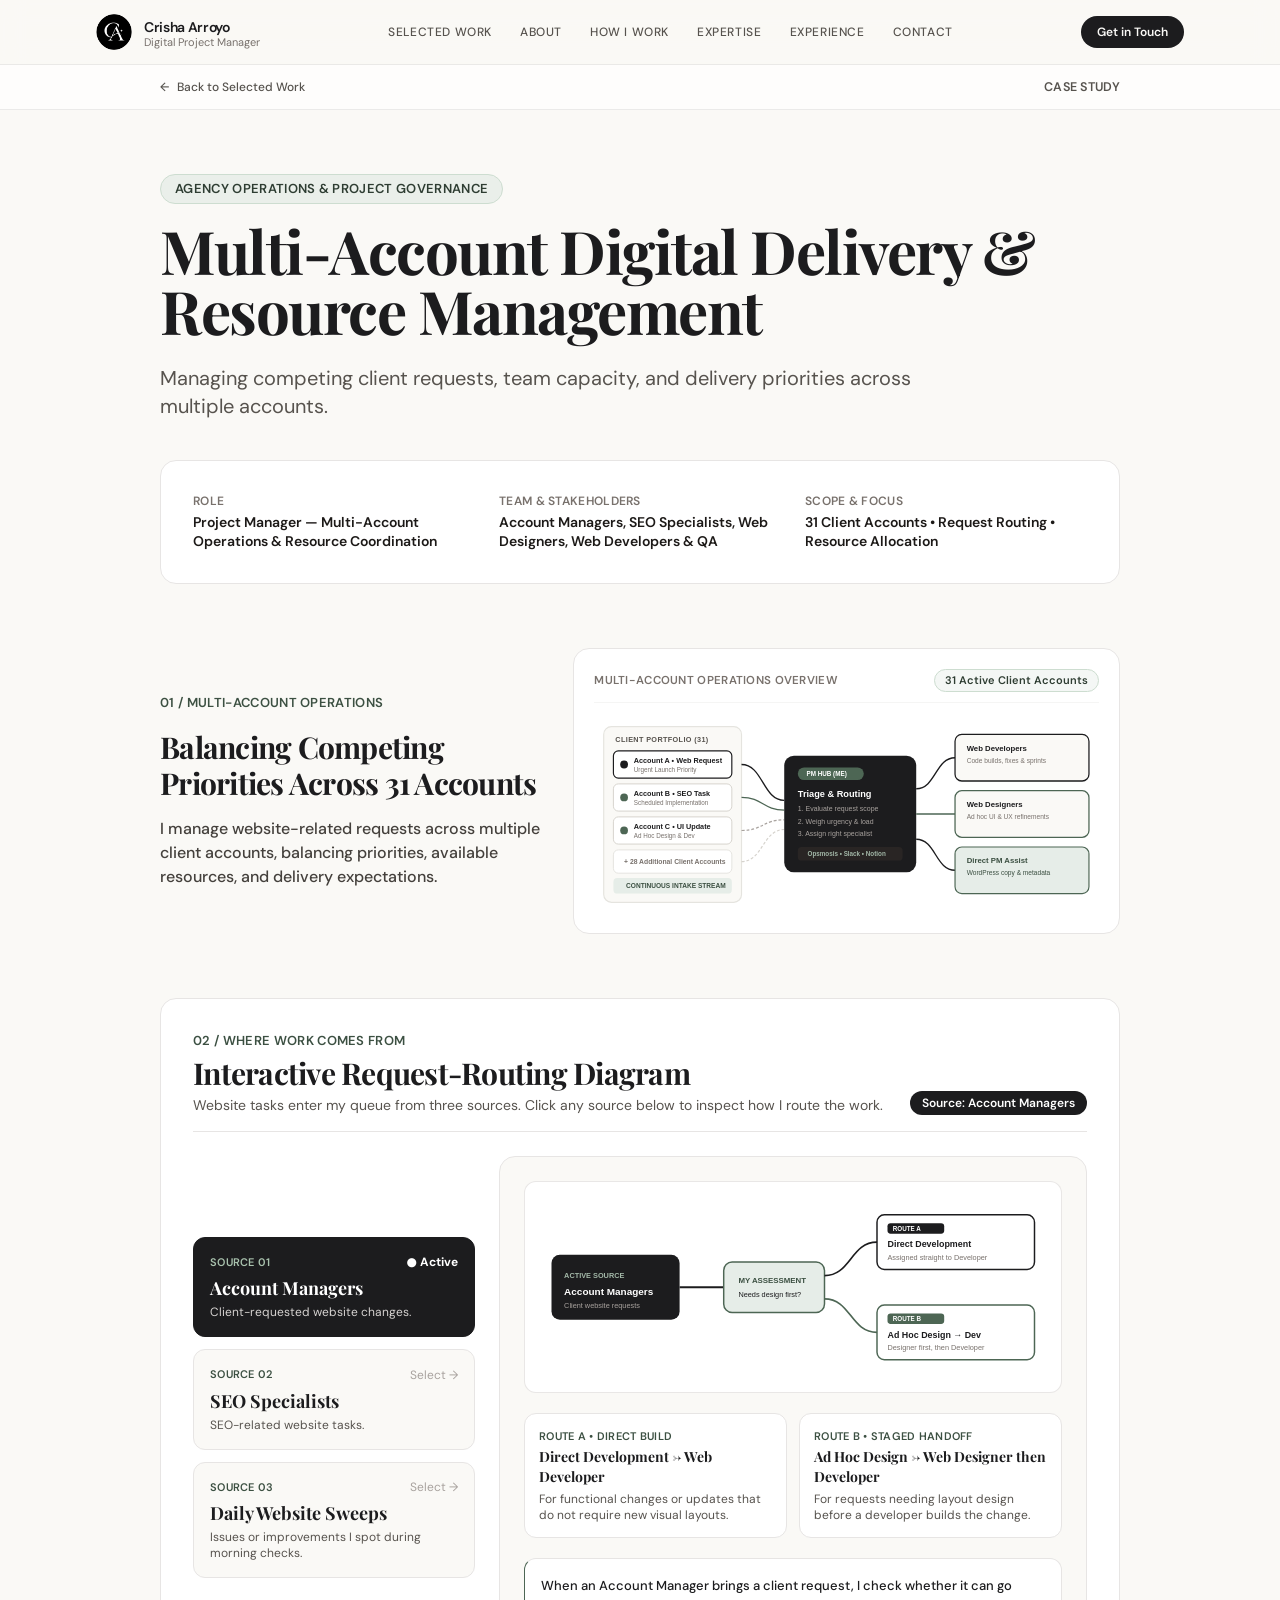
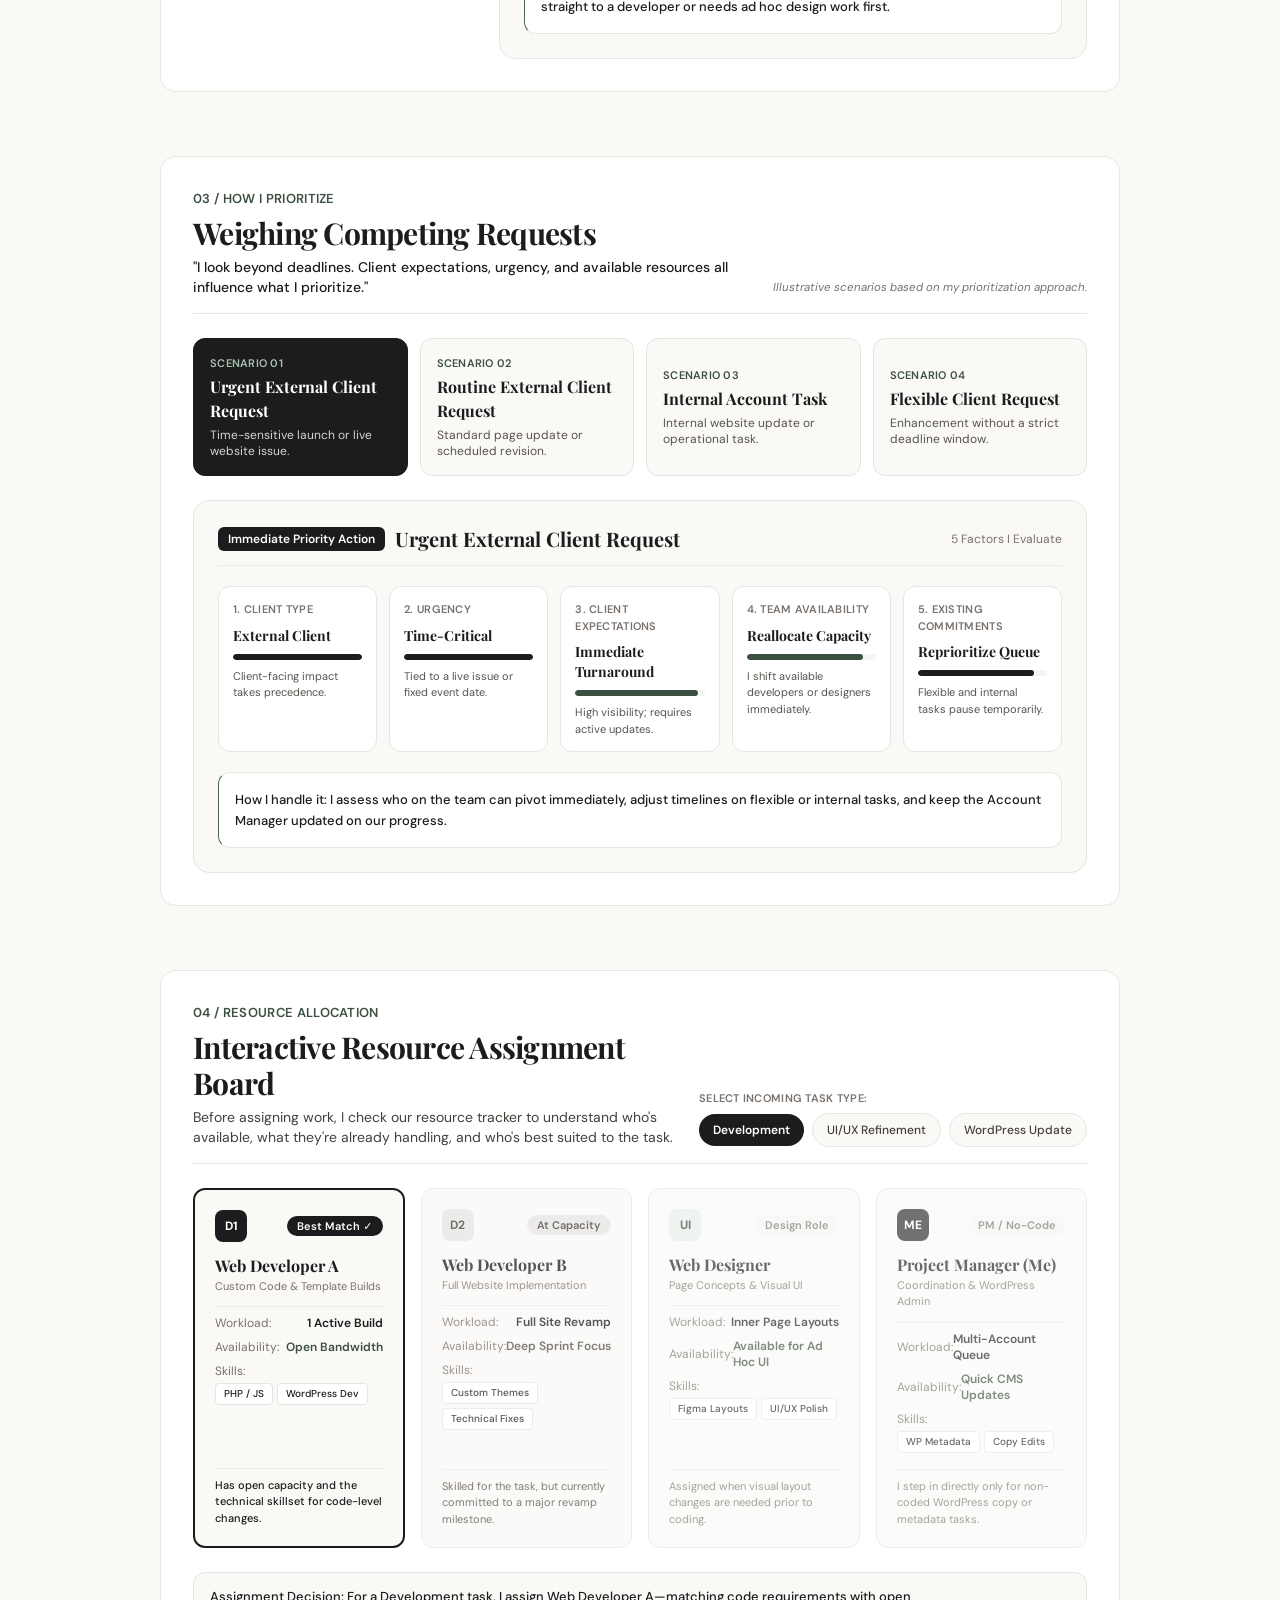
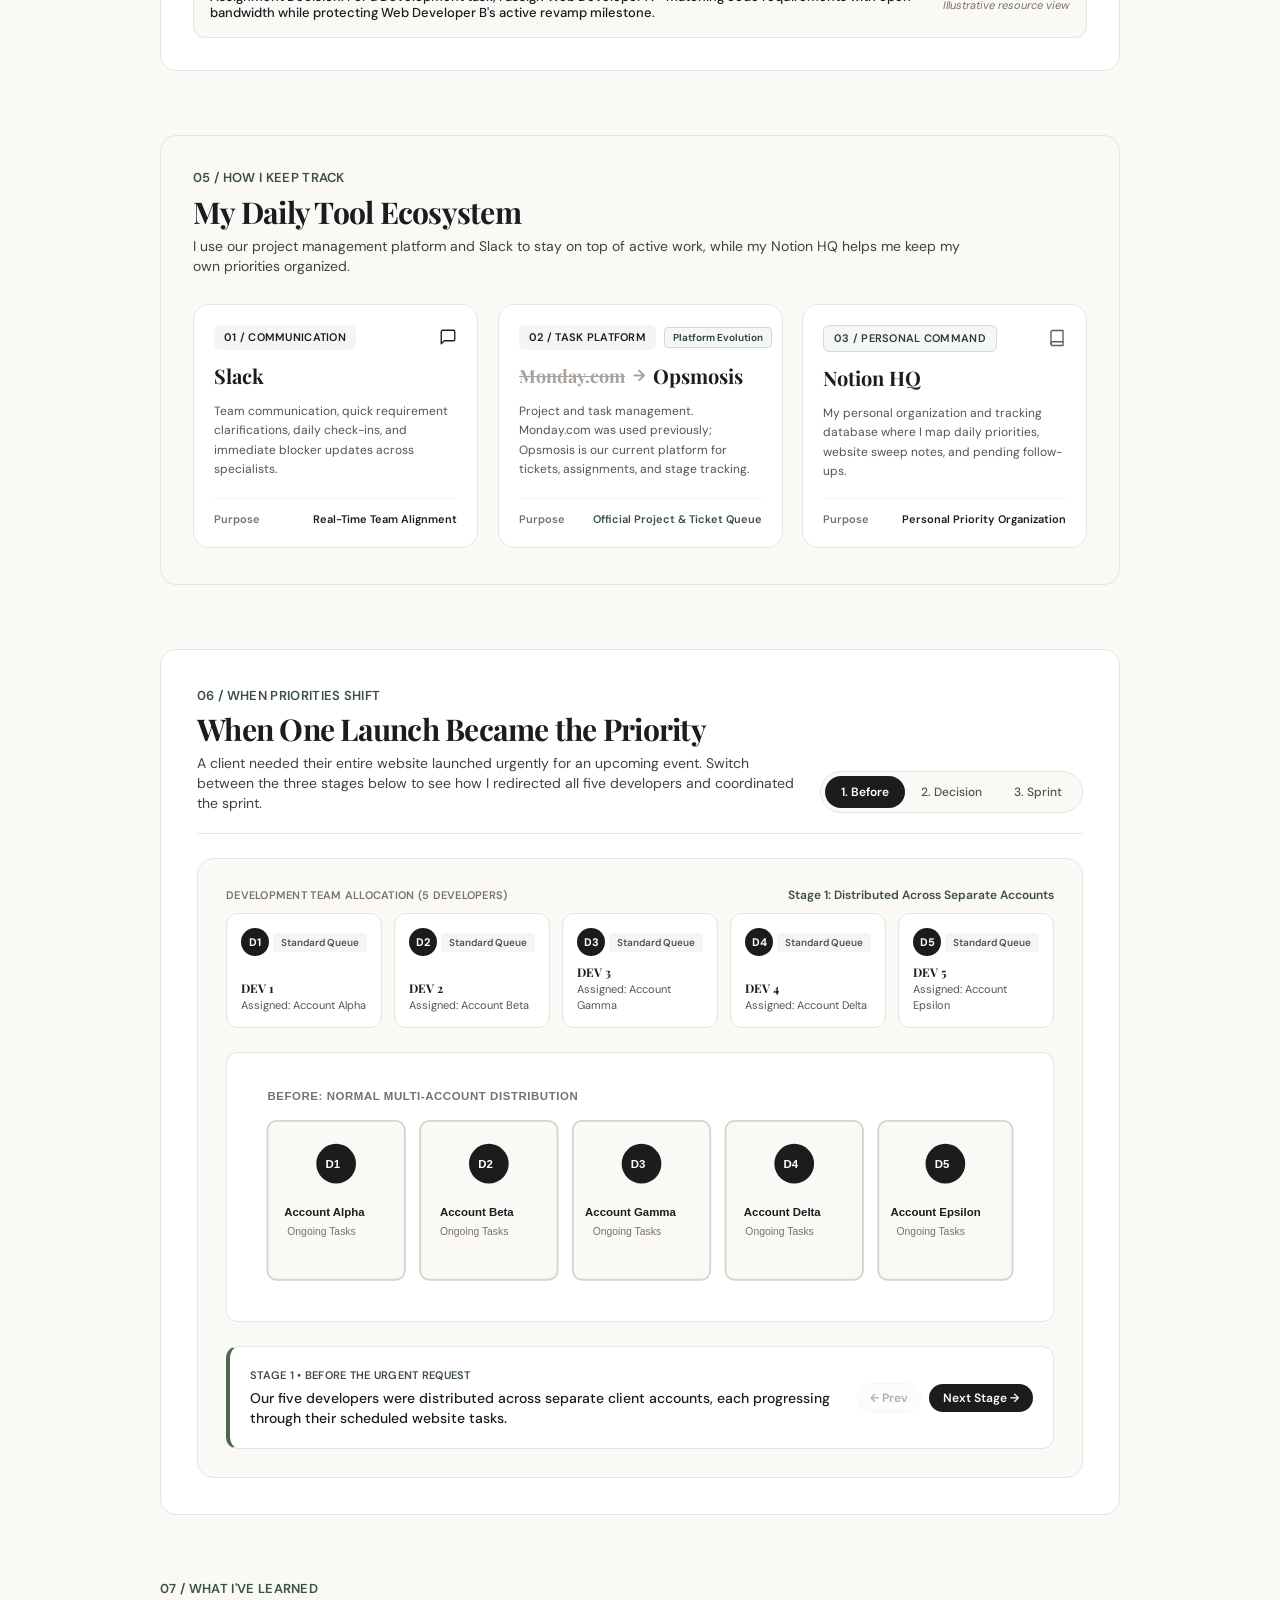
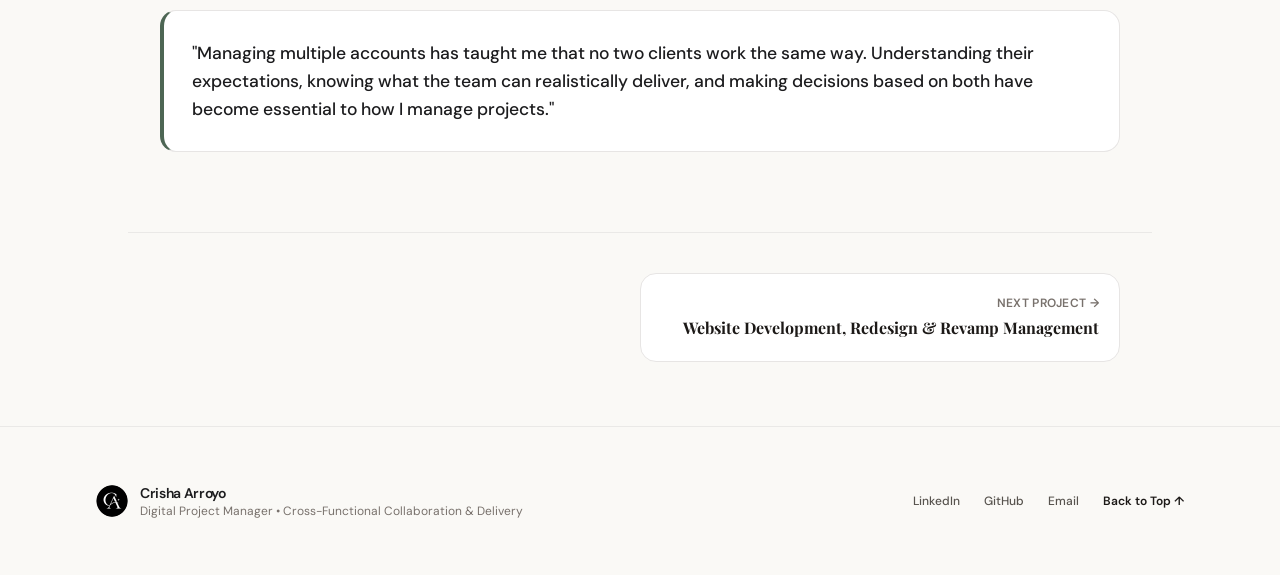
<file: work/multi-account-delivery/index.html>
<!DOCTYPE html><html lang="en" class="scroll-smooth bg-[#FAF9F6] text-[#1C1C1E]"> <head><meta charset="UTF-8"><meta name="viewport" content="width=device-width, initial-scale=1.0"><link rel="icon" type="image/png" href="/logo.png"><title>Multi-Account Digital Delivery &amp; Resource Management | Crisha Arroyo - Digital PM</title><meta name="description" content="Managing competing client requests, team capacity, and delivery priorities across multiple accounts."><link rel="canonical" href="https://arroyocrisha.github.io/work/multi-account-delivery/"><!-- Open Graph / Social Preview Meta --><meta property="og:type" content="website"><meta property="og:url" content="https://arroyocrisha.github.io/work/multi-account-delivery/"><meta property="og:title" content="Multi-Account Digital Delivery &#38; Resource Management | Crisha Arroyo - Digital PM"><meta property="og:description" content="Managing competing client requests, team capacity, and delivery priorities across multiple accounts."><meta name="image" property="og:image" content="https://arroyocrisha.github.io/og-preview.png"><meta property="og:image:secure_url" content="https://arroyocrisha.github.io/og-preview.png"><meta property="og:image:type" content="image/png"><meta property="og:image:width" content="1200"><meta property="og:image:height" content="630"><meta property="og:image:alt" content="Crisha Arroyo | Project Manager Portfolio"><meta property="og:site_name" content="Crisha Arroyo Portfolio"><meta name="author" content="Crisha Arroyo"><meta property="article:published_time" content="2026-11-19T00:00:00Z"><!-- Twitter / X Card Meta --><meta name="twitter:card" content="summary_large_image"><meta name="twitter:title" content="Multi-Account Digital Delivery &#38; Resource Management | Crisha Arroyo - Digital PM"><meta name="twitter:description" content="Managing competing client requests, team capacity, and delivery priorities across multiple accounts."><meta name="twitter:image" content="https://arroyocrisha.github.io/og-preview.png"><!-- Google Fonts: Playfair Display + DM Sans --><link rel="preconnect" href="https://fonts.googleapis.com"><link rel="preconnect" href="https://fonts.gstatic.com" crossorigin><link href="https://fonts.googleapis.com/css2?family=DM+Sans:ital,opsz,wght@0,9..40,100..1000;1,9..40,100..1000&family=Playfair+Display:ital,wght@0,400..900;1,400..900&display=swap" rel="stylesheet"><!-- Schema.org JSON-LD --><script type="application/ld+json">{"@context":"https://schema.org","@type":"Person","name":"Crisha Arroyo","jobTitle":"Digital Project Manager","url":"https://arroyocrisha.github.io/work/multi-account-delivery/","image":"https://arroyocrisha.github.io/og-preview.png","description":"Managing competing client requests, team capacity, and delivery priorities across multiple accounts.","knowsAbout":["Project Management","Digital Delivery","Web Development","Cross-Functional Collaboration","Technical Coordination","Agile & Scrum Methodology","Stakeholder Management"]}</script><link rel="stylesheet" href="/_astro/index.ASsRDJy_.css">
<style>.tool-ecosystem-card[data-astro-cid-colgahhs]{transition:transform .38s cubic-bezier(.22,1,.36,1),box-shadow .38s cubic-bezier(.22,1,.36,1),opacity .38s cubic-bezier(.22,1,.36,1),border-color .3s ease,filter .38s ease;will-change:transform,opacity,box-shadow}@media(prefers-reduced-motion:no-preference){#tool-ecosystem-grid[data-astro-cid-colgahhs]:has(.tool-ecosystem-card:hover) .tool-ecosystem-card[data-astro-cid-colgahhs]:not(:hover),#tool-ecosystem-grid[data-astro-cid-colgahhs]:has(.tool-ecosystem-card:focus-visible) .tool-ecosystem-card[data-astro-cid-colgahhs]:not(:focus-visible){transform:scale(.94) translateY(4px);opacity:.58;filter:blur(.25px);box-shadow:none}#tool-ecosystem-grid[data-astro-cid-colgahhs] .tool-ecosystem-card[data-astro-cid-colgahhs]:hover,#tool-ecosystem-grid[data-astro-cid-colgahhs] .tool-ecosystem-card[data-astro-cid-colgahhs]:focus-visible{transform:scale(1.055) translateY(-6px);opacity:1;z-index:20;border-color:#1c1c1e;box-shadow:0 22px 44px -12px #1c1c1e2e,0 8px 16px -6px #1c1c1e14}}
</style></head> <body class="min-h-screen flex flex-col font-sans bg-[#FAF9F6] text-[#1C1C1E] antialiased selection:bg-stone-900 selection:text-[#FAF9F6]"> <!-- Minimalist Navigation Bar --> <header class="sticky top-0 z-50 bg-[#FAF9F6]/90 backdrop-blur-md border-b border-stone-200/80 transition-all duration-300"> <div class="max-w-6xl mx-auto px-6 sm:px-8 h-16 flex items-center justify-between"> <a href="https://arroyo-crisha-portfolio.pages.dev/" class="group flex items-center gap-3"> <img src="/logo.png" alt="Crisha Arroyo" class="h-9 w-9 object-contain rounded-full group-hover:scale-105 transition-transform duration-200"> <div class="flex flex-col"> <span class="text-sm font-semibold tracking-tight text-[#1C1C1E] group-hover:text-stone-600 transition-colors">
Crisha Arroyo
</span> <span class="text-[11px] text-stone-500 font-normal leading-none">
Digital Project Manager
</span> </div> </a> <nav class="hidden md:flex items-center gap-7 text-xs font-medium uppercase tracking-wider text-stone-600"> <a href="/#work" class="hover:text-[#1C1C1E] transition-colors">Selected Work</a> <a href="/#about" class="hover:text-[#1C1C1E] transition-colors">About</a> <a href="/#process" class="hover:text-[#1C1C1E] transition-colors">How I Work</a> <a href="/#expertise" class="hover:text-[#1C1C1E] transition-colors">Expertise</a> <a href="/#experience" class="hover:text-[#1C1C1E] transition-colors">Experience</a> <a href="/#contact" class="hover:text-[#1C1C1E] transition-colors">Contact</a> </nav> <div> <a href="https://mail.google.com/mail/?view=cm&fs=1&to=arroyoccrisha@gmail.com&su=Project%20Management%20Inquiry" data-email-prompt class="inline-flex items-center text-xs font-semibold px-4 py-2 rounded-full bg-[#1C1C1E] text-[#FAF9F6] hover:bg-stone-800 hover:-translate-y-0.5 active:translate-y-0 transition-all duration-200 shadow-xs cursor-pointer">
Get in Touch
</a> </div> </div> </header> <!-- Main Content Slot --> <main class="flex-grow">   <div class="border-b border-stone-200/80 bg-white/70 backdrop-blur-xs sticky top-16 z-40"> <div class="max-w-5xl mx-auto px-6 sm:px-8 py-3.5 flex items-center justify-between text-xs"> <a href="/#work" class="inline-flex items-center gap-2 text-stone-600 hover:text-[#1C1C1E] font-medium transition-colors group"> <span class="group-hover:-translate-x-1 transition-transform">←</span> <span>Back to Selected Work</span> </a> <span class="font-sans text-[12px] sm:text-[12.5px] font-semibold text-stone-600 uppercase tracking-wide hidden sm:inline-block">
Case Study
</span> </div> </div> <article class="py-12 sm:py-16"> <!-- Case Study Header --> <header class="max-w-5xl mx-auto px-6 sm:px-8 mb-12 sm:mb-16"> <div class="inline-flex items-center gap-2 px-3.5 py-1 rounded-full bg-sage-100/80 border border-sage-200 text-sage-800 font-sans text-[12.5px] sm:text-[13px] font-semibold uppercase tracking-wide mb-4"> <span>Agency Operations &amp; Project Governance</span> </div> <h1 class="font-serif text-3xl sm:text-5xl lg:text-6xl font-bold text-[#1C1C1E] tracking-tight leading-[1.15]"> Multi-Account Digital Delivery &amp; Resource Management </h1> <p class="mt-6 text-lg sm:text-xl text-stone-600 max-w-3xl leading-relaxed"> Managing competing client requests, team capacity, and delivery priorities across multiple accounts. </p> <!-- Project Metadata Grid --> <div class="mt-10 p-6 sm:p-8 rounded-2xl bg-white border border-stone-200 shadow-xs grid grid-cols-1 sm:grid-cols-2 md:grid-cols-3 gap-6 text-xs"> <div> <span class="font-sans text-[12px] font-semibold uppercase tracking-wide text-stone-500 block mb-1">Role</span> <span class="font-semibold text-stone-900 text-sm leading-snug block">Project Manager — Multi-Account Operations &amp; Resource Coordination</span> </div>  <div> <span class="font-sans text-[12px] font-semibold uppercase tracking-wide text-stone-500 block mb-1">Team & Stakeholders</span> <span class="font-semibold text-stone-900 text-sm leading-snug block">Account Managers, SEO Specialists, Web Designers, Web Developers &amp; QA</span> </div> <div> <span class="font-sans text-[12px] font-semibold uppercase tracking-wide text-stone-500 block mb-1">Scope & Focus</span> <span class="font-semibold text-stone-900 text-sm leading-snug block">31 Client Accounts • Request Routing • Resource Allocation</span> </div> </div> </header> <!-- Case Study Content Body --> <div class="max-w-5xl mx-auto px-6 sm:px-8">  <div class="space-y-14 sm:space-y-16" data-astro-cid-colgahhs> <!-- SECTION 01 — HERO / MANAGING MULTIPLE ACCOUNTS (Concise Statement + Operational Dashboard SVG) --> <section class="grid lg:grid-cols-12 gap-8 items-center" data-astro-cid-colgahhs> <div class="lg:col-span-5 space-y-4" data-astro-cid-colgahhs> <span class="font-sans text-[12.5px] sm:text-[13px] font-semibold uppercase tracking-wide text-sage-700 block" data-astro-cid-colgahhs>
01 / MULTI-ACCOUNT OPERATIONS
</span> <h2 class="font-serif text-2xl sm:text-3xl font-bold text-[#1C1C1E] tracking-tight" data-astro-cid-colgahhs>
Balancing Competing Priorities Across 31 Accounts
</h2> <p class="text-sm sm:text-base text-stone-700 leading-relaxed font-medium" data-astro-cid-colgahhs>
I manage website-related requests across multiple client accounts, balancing priorities, available resources, and delivery expectations.
</p> </div> <!-- Minimalist Multi-Account Operational Dashboard SVG --> <div class="lg:col-span-7" data-astro-cid-colgahhs> <div class="p-4 sm:p-5 rounded-2xl bg-white border border-stone-200 shadow-2xs" data-astro-cid-colgahhs> <div class="flex items-center justify-between border-b border-stone-100 pb-2.5 mb-3" data-astro-cid-colgahhs> <span class="font-sans text-[11.5px] font-semibold uppercase tracking-wide text-stone-500" data-astro-cid-colgahhs>
Multi-Account Operations Overview
</span> <span class="px-2.5 py-0.5 rounded-full bg-sage-50 border border-sage-200 text-sage-800 font-sans text-[11px] font-semibold" data-astro-cid-colgahhs>
31 Active Client Accounts
</span> </div> <svg viewBox="0 0 520 205" class="w-full h-auto" fill="none" xmlns="http://www.w3.org/2000/svg" role="img" aria-label="Operational dashboard showing anonymized client accounts connected to a central project management workflow" data-astro-cid-colgahhs> <!-- Left Column: Anonymized Client Account Stack --> <rect x="10" y="12" width="142" height="181" rx="8" fill="#FAF9F6" stroke="#E5E4DF" stroke-width="1.2" data-astro-cid-colgahhs></rect> <text x="22" y="28" fill="#57534E" font-family="sans-serif" font-size="7.5" font-weight="700" letter-spacing="0.05em" data-astro-cid-colgahhs>CLIENT PORTFOLIO (31)</text> <!-- Account Cards --> <rect x="20" y="37" width="122" height="28" rx="5" fill="#FFFFFF" stroke="#1C1C1E" stroke-width="1.2" data-astro-cid-colgahhs></rect> <circle cx="31" cy="51" r="4" fill="#1C1C1E" data-astro-cid-colgahhs></circle> <text x="41" y="49" fill="#1C1C1E" font-family="sans-serif" font-size="7.5" font-weight="700" data-astro-cid-colgahhs>Account A • Web Request</text> <text x="41" y="59" fill="#78716C" font-family="sans-serif" font-size="6.5" data-astro-cid-colgahhs>Urgent Launch Priority</text> <rect x="20" y="71" width="122" height="28" rx="5" fill="#FFFFFF" stroke="#D6D3CD" stroke-width="1" data-astro-cid-colgahhs></rect> <circle cx="31" cy="85" r="4" fill="#4D6654" data-astro-cid-colgahhs></circle> <text x="41" y="83" fill="#1C1C1E" font-family="sans-serif" font-size="7.5" font-weight="600" data-astro-cid-colgahhs>Account B • SEO Task</text> <text x="41" y="93" fill="#78716C" font-family="sans-serif" font-size="6.5" data-astro-cid-colgahhs>Scheduled Implementation</text> <rect x="20" y="105" width="122" height="28" rx="5" fill="#FFFFFF" stroke="#D6D3CD" stroke-width="1" data-astro-cid-colgahhs></rect> <circle cx="31" cy="119" r="4" fill="#4D6654" data-astro-cid-colgahhs></circle> <text x="41" y="117" fill="#1C1C1E" font-family="sans-serif" font-size="7.5" font-weight="600" data-astro-cid-colgahhs>Account C • UI Update</text> <text x="41" y="127" fill="#78716C" font-family="sans-serif" font-size="6.5" data-astro-cid-colgahhs>Ad Hoc Design &amp; Dev</text> <rect x="20" y="139" width="122" height="24" rx="5" fill="#FFFFFF" stroke="#E5E4DF" stroke-width="1" data-astro-cid-colgahhs></rect> <text x="31" y="154" fill="#78716C" font-family="sans-serif" font-size="7" font-weight="600" data-astro-cid-colgahhs>+ 28 Additional Client Accounts</text> <rect x="20" y="168" width="122" height="16" rx="4" fill="#E6EDE8" data-astro-cid-colgahhs></rect> <text x="33" y="178.5" fill="#3B4F41" font-family="sans-serif" font-size="6.8" font-weight="700" data-astro-cid-colgahhs>CONTINUOUS INTAKE STREAM</text> <!-- Connectors from Accounts to Central PM Hub --> <path d="M152 51C174 51 174 88 196 88" stroke="#1C1C1E" stroke-width="1.4" data-astro-cid-colgahhs></path> <path d="M152 85C174 85 174 98 196 98" stroke="#4D6654" stroke-width="1.3" data-astro-cid-colgahhs></path> <path d="M152 119C174 119 174 108 196 108" stroke="#A8A29E" stroke-width="1.2" stroke-dasharray="3 2" data-astro-cid-colgahhs></path> <path d="M152 151C174 151 174 118 196 118" stroke="#D6D3CD" stroke-width="1.2" stroke-dasharray="3 2" data-astro-cid-colgahhs></path> <!-- Center Node: PM Triage, Prioritization & Resource Routing --> <rect x="196" y="42" width="136" height="120" rx="10" fill="#1C1C1E" data-astro-cid-colgahhs></rect> <rect x="210" y="54" width="68" height="13" rx="6.5" fill="#4D6654" data-astro-cid-colgahhs></rect> <text x="219" y="63" fill="#FFFFFF" font-family="sans-serif" font-size="6.5" font-weight="700" data-astro-cid-colgahhs>PM HUB (ME)</text> <text x="210" y="84" fill="#FFFFFF" font-family="sans-serif" font-size="9.5" font-weight="700" data-astro-cid-colgahhs>Triage &amp; Routing</text> <text x="210" y="99" fill="#A8A29E" font-family="sans-serif" font-size="7.2" data-astro-cid-colgahhs>1. Evaluate request scope</text> <text x="210" y="112" fill="#A8A29E" font-family="sans-serif" font-size="7.2" data-astro-cid-colgahhs>2. Weigh urgency &amp; load</text> <text x="210" y="125" fill="#A8A29E" font-family="sans-serif" font-size="7.2" data-astro-cid-colgahhs>3. Assign right specialist</text> <rect x="210" y="136" width="108" height="14" rx="4" fill="#292524" data-astro-cid-colgahhs></rect> <text x="220" y="145.5" fill="#A3B8A8" font-family="sans-serif" font-size="6.5" font-weight="600" data-astro-cid-colgahhs>Opsmosis • Slack • Notion</text> <!-- Connectors from Central PM Hub to Execution Lanes --> <path d="M332 76C352 76 352 44 372 44" stroke="#1C1C1E" stroke-width="1.4" data-astro-cid-colgahhs></path> <path d="M332 102H372" stroke="#4D6654" stroke-width="1.4" data-astro-cid-colgahhs></path> <path d="M332 128C352 128 352 160 372 160" stroke="#1C1C1E" stroke-width="1.4" data-astro-cid-colgahhs></path> <!-- Right Column: 3 Destination Lanes --> <rect x="372" y="20" width="138" height="48" rx="7" fill="#FAF9F6" stroke="#1C1C1E" stroke-width="1.3" data-astro-cid-colgahhs></rect> <text x="384" y="37" fill="#1C1C1E" font-family="sans-serif" font-size="8" font-weight="700" data-astro-cid-colgahhs>Web Developers</text> <text x="384" y="49" fill="#78716C" font-family="sans-serif" font-size="6.8" data-astro-cid-colgahhs>Code builds, fixes &amp; sprints</text> <rect x="372" y="78" width="138" height="48" rx="7" fill="#FAF9F6" stroke="#4D6654" stroke-width="1.3" data-astro-cid-colgahhs></rect> <text x="384" y="95" fill="#1C1C1E" font-family="sans-serif" font-size="8" font-weight="700" data-astro-cid-colgahhs>Web Designers</text> <text x="384" y="107" fill="#78716C" font-family="sans-serif" font-size="6.8" data-astro-cid-colgahhs>Ad hoc UI &amp; UX refinements</text> <rect x="372" y="136" width="138" height="48" rx="7" fill="#E6EDE8" stroke="#4D6654" stroke-width="1.2" data-astro-cid-colgahhs></rect> <text x="384" y="153" fill="#3B4F41" font-family="sans-serif" font-size="8" font-weight="700" data-astro-cid-colgahhs>Direct PM Assist</text> <text x="384" y="165" fill="#3B4F41" font-family="sans-serif" font-size="6.8" data-astro-cid-colgahhs>WordPress copy &amp; metadata</text> </svg> </div> </div> </section> <!-- SECTION 02 — WHERE WORK COMES FROM (Interactive Request-Routing Diagram) --> <section class="p-6 sm:p-8 rounded-2xl bg-white border border-stone-200 shadow-2xs space-y-6" data-astro-cid-colgahhs> <div class="flex flex-col sm:flex-row sm:items-end justify-between gap-3 border-b border-stone-200 pb-4" data-astro-cid-colgahhs> <div data-astro-cid-colgahhs> <span class="font-sans text-[12.5px] sm:text-[13px] font-semibold uppercase tracking-wide text-sage-700 block" data-astro-cid-colgahhs>
02 / WHERE WORK COMES FROM
</span> <h2 class="font-serif text-2xl sm:text-3xl font-bold text-[#1C1C1E] tracking-tight mt-1" data-astro-cid-colgahhs>
Interactive Request-Routing Diagram
</h2> <p class="text-xs sm:text-sm text-stone-600 mt-1" data-astro-cid-colgahhs>
Website tasks enter my queue from three sources. Click any source below to inspect how I route the work.
</p> </div> <span id="route-active-pill" class="self-start sm:self-auto px-3 py-1 rounded-full bg-[#1C1C1E] text-white font-sans text-xs font-semibold" data-astro-cid-colgahhs>
Source: Account Managers
</span> </div> <!-- Interactive 3-Column Routing Architecture --> <div class="grid lg:grid-cols-12 gap-6 items-center" data-astro-cid-colgahhs> <!-- Left 4 Cols: 3 Selectable Request Sources --> <div role="tablist" aria-label="Request sources" class="lg:col-span-4 space-y-3" data-astro-cid-colgahhs> <button type="button" role="tab" data-route-source="am" aria-selected="true" class="w-full text-left p-4 rounded-xl bg-[#1C1C1E] text-white border border-[#1C1C1E] shadow-xs transition-all cursor-pointer focus-visible:outline-2 focus-visible:outline-offset-2 focus-visible:outline-[#1C1C1E]" data-astro-cid-colgahhs> <div class="flex items-center justify-between" data-astro-cid-colgahhs> <span class="font-sans text-[11px] font-semibold uppercase tracking-wide text-sage-300" data-astro-cid-colgahhs>SOURCE 01</span> <span class="text-xs font-bold" data-astro-cid-colgahhs>● Active</span> </div> <h3 class="font-serif text-lg font-bold mt-1" data-astro-cid-colgahhs>Account Managers</h3> <p class="text-xs text-stone-300 mt-0.5" data-astro-cid-colgahhs>Client-requested website changes.</p> </button> <button type="button" role="tab" data-route-source="seo" aria-selected="false" class="w-full text-left p-4 rounded-xl bg-[#FAF9F6] text-[#1C1C1E] border border-stone-200 hover:border-stone-400 transition-all cursor-pointer focus-visible:outline-2 focus-visible:outline-offset-2 focus-visible:outline-[#1C1C1E]" data-astro-cid-colgahhs> <div class="flex items-center justify-between" data-astro-cid-colgahhs> <span class="font-sans text-[11px] font-semibold uppercase tracking-wide text-sage-700" data-astro-cid-colgahhs>SOURCE 02</span> <span class="text-xs text-stone-400" data-astro-cid-colgahhs>Select →</span> </div> <h3 class="font-serif text-lg font-bold mt-1" data-astro-cid-colgahhs>SEO Specialists</h3> <p class="text-xs text-stone-600 mt-0.5" data-astro-cid-colgahhs>SEO-related website tasks.</p> </button> <button type="button" role="tab" data-route-source="sweeps" aria-selected="false" class="w-full text-left p-4 rounded-xl bg-[#FAF9F6] text-[#1C1C1E] border border-stone-200 hover:border-stone-400 transition-all cursor-pointer focus-visible:outline-2 focus-visible:outline-offset-2 focus-visible:outline-[#1C1C1E]" data-astro-cid-colgahhs> <div class="flex items-center justify-between" data-astro-cid-colgahhs> <span class="font-sans text-[11px] font-semibold uppercase tracking-wide text-sage-700" data-astro-cid-colgahhs>SOURCE 03</span> <span class="text-xs text-stone-400" data-astro-cid-colgahhs>Select →</span> </div> <h3 class="font-serif text-lg font-bold mt-1" data-astro-cid-colgahhs>Daily Website Sweeps</h3> <p class="text-xs text-stone-600 mt-0.5" data-astro-cid-colgahhs>Issues or improvements I spot during morning checks.</p> </button> </div> <!-- Right 8 Cols: Dynamic Animated Flow Canvas + First-Person Explanation --> <div class="lg:col-span-8" data-astro-cid-colgahhs> <div id="route-flow-panel" role="tabpanel" aria-live="polite" class="p-5 sm:p-6 rounded-2xl bg-[#FAF9F6] border border-stone-200 space-y-5 transition-opacity duration-200" data-astro-cid-colgahhs> <!-- SVG Flow Diagram (Updated dynamically per source) --> <div id="route-svg-container" class="w-full bg-white rounded-xl border border-stone-200/90 p-4" data-astro-cid-colgahhs> <svg viewBox="0 0 480 170" class="w-full h-auto" fill="none" xmlns="http://www.w3.org/2000/svg" aria-hidden="true" data-astro-cid-colgahhs> <!-- Left Source Node --> <rect x="10" y="54" width="122" height="62" rx="8" fill="#1C1C1E" data-astro-cid-colgahhs></rect> <text x="22" y="76" fill="#A3B8A8" font-family="sans-serif" font-size="7" font-weight="700" data-astro-cid-colgahhs>ACTIVE SOURCE</text> <text x="22" y="92" fill="#FFFFFF" font-family="sans-serif" font-size="9.5" font-weight="700" data-astro-cid-colgahhs>Account Managers</text> <text x="22" y="105" fill="#A8A29E" font-family="sans-serif" font-size="7" data-astro-cid-colgahhs>Client website requests</text> <!-- Line to PM Decision Gate --> <line x1="132" y1="85" x2="174" y2="85" stroke="#1C1C1E" stroke-width="1.8" data-astro-cid-colgahhs></line> <rect x="174" y="61" width="96" height="48" rx="8" fill="#E6EDE8" stroke="#4D6654" stroke-width="1.4" data-astro-cid-colgahhs></rect> <text x="188" y="81" fill="#3B4F41" font-family="sans-serif" font-size="7.5" font-weight="700" data-astro-cid-colgahhs>MY ASSESSMENT</text> <text x="188" y="94" fill="#1C1C1E" font-family="sans-serif" font-size="7" data-astro-cid-colgahhs>Needs design first?</text> <!-- Branching Paths to Destinations --> <path d="M270 74C295 74 295 42 320 42" stroke="#1C1C1E" stroke-width="1.6" data-astro-cid-colgahhs></path> <path d="M270 96C295 96 295 128 320 128" stroke="#4D6654" stroke-width="1.6" data-astro-cid-colgahhs></path> <!-- Destination 1: Direct Development --> <rect x="320" y="16" width="150" height="52" rx="7" fill="#FFFFFF" stroke="#1C1C1E" stroke-width="1.4" data-astro-cid-colgahhs></rect> <rect x="330" y="24" width="54" height="10" rx="3" fill="#1C1C1E" data-astro-cid-colgahhs></rect> <text x="335" y="31.5" fill="#FFFFFF" font-family="sans-serif" font-size="6" font-weight="700" data-astro-cid-colgahhs>ROUTE A</text> <text x="330" y="47" fill="#1C1C1E" font-family="sans-serif" font-size="8.5" font-weight="700" data-astro-cid-colgahhs>Direct Development</text> <text x="330" y="59" fill="#78716C" font-family="sans-serif" font-size="7" data-astro-cid-colgahhs>Assigned straight to Developer</text> <!-- Destination 2: Ad Hoc Design -> Development --> <rect x="320" y="102" width="150" height="52" rx="7" fill="#FFFFFF" stroke="#4D6654" stroke-width="1.4" data-astro-cid-colgahhs></rect> <rect x="330" y="110" width="54" height="10" rx="3" fill="#4D6654" data-astro-cid-colgahhs></rect> <text x="335" y="117.5" fill="#FFFFFF" font-family="sans-serif" font-size="6" font-weight="700" data-astro-cid-colgahhs>ROUTE B</text> <text x="330" y="133" fill="#1C1C1E" font-family="sans-serif" font-size="8.5" font-weight="700" data-astro-cid-colgahhs>Ad Hoc Design → Dev</text> <text x="330" y="145" fill="#78716C" font-family="sans-serif" font-size="7" data-astro-cid-colgahhs>Designer first, then Developer</text> </svg> </div> <!-- Route Summary Pills & Short First-Person Explanation --> <div class="grid sm:grid-cols-2 gap-3" id="route-cards-grid" data-astro-cid-colgahhs> <div class="p-3.5 rounded-xl bg-white border border-stone-200" data-astro-cid-colgahhs> <span class="font-sans text-[11px] font-semibold uppercase tracking-wide text-sage-700 block" data-astro-cid-colgahhs>Route A • Direct Build</span> <p class="font-serif font-bold text-sm text-[#1C1C1E] mt-0.5" data-astro-cid-colgahhs>Direct Development → Web Developer</p> <p class="text-xs text-stone-600 mt-1" data-astro-cid-colgahhs>For functional changes or updates that do not require new visual layouts.</p> </div> <div class="p-3.5 rounded-xl bg-white border border-stone-200" data-astro-cid-colgahhs> <span class="font-sans text-[11px] font-semibold uppercase tracking-wide text-sage-700 block" data-astro-cid-colgahhs>Route B • Staged Handoff</span> <p class="font-serif font-bold text-sm text-[#1C1C1E] mt-0.5" data-astro-cid-colgahhs>Ad Hoc Design → Web Designer then Developer</p> <p class="text-xs text-stone-600 mt-1" data-astro-cid-colgahhs>For requests needing layout design before a developer builds the change.</p> </div> </div> <div class="p-4 rounded-xl bg-white border border-stone-200 border-l-3 border-l-sage-600" data-astro-cid-colgahhs> <p id="route-first-person-copy" class="text-xs sm:text-[13px] text-[#1C1C1E] font-medium leading-relaxed" data-astro-cid-colgahhs>
When an Account Manager brings a client request, I check whether it can go straight to a developer or needs ad hoc design work first.
</p> </div> </div> </div> </div> </section> <!-- SECTION 03 — HOW I PRIORITIZE (Interactive Prioritization Scenario Explorer) --> <section class="p-6 sm:p-8 rounded-2xl bg-white border border-stone-200 shadow-2xs space-y-6" data-astro-cid-colgahhs> <div class="flex flex-col md:flex-row md:items-end justify-between gap-4 border-b border-stone-200 pb-4" data-astro-cid-colgahhs> <div class="space-y-1.5" data-astro-cid-colgahhs> <span class="font-sans text-[12.5px] sm:text-[13px] font-semibold uppercase tracking-wide text-sage-700 block" data-astro-cid-colgahhs>
03 / HOW I PRIORITIZE
</span> <h2 class="font-serif text-2xl sm:text-3xl font-bold text-[#1C1C1E] tracking-tight" data-astro-cid-colgahhs>
Weighing Competing Requests
</h2> <p class="text-xs sm:text-sm text-[#1C1C1E] font-medium" data-astro-cid-colgahhs>
"I look beyond deadlines. Client expectations, urgency, and available resources all influence what I prioritize."
</p> </div> <span class="font-sans text-[11.5px] text-stone-500 italic shrink-0" data-astro-cid-colgahhs>
Illustrative scenarios based on my prioritization approach.
</span> </div> <!-- 4 Selectable Scenario Tabs --> <div role="tablist" aria-label="Prioritization scenarios" class="grid grid-cols-1 sm:grid-cols-2 lg:grid-cols-4 gap-3" data-astro-cid-colgahhs> <button type="button" role="tab" data-prio-tab="urgent-external" aria-selected="true" class="text-left p-4 rounded-xl bg-[#1C1C1E] text-white border border-[#1C1C1E] transition-all cursor-pointer focus-visible:outline-2 focus-visible:outline-offset-2 focus-visible:outline-[#1C1C1E]" data-astro-cid-colgahhs> <span class="font-sans text-[11px] font-semibold uppercase tracking-wide text-sage-300 block" data-astro-cid-colgahhs>SCENARIO 01</span> <h3 class="font-serif font-bold text-base mt-1" data-astro-cid-colgahhs>Urgent External Client Request</h3> <p class="text-xs text-stone-300 mt-1" data-astro-cid-colgahhs>Time-sensitive launch or live website issue.</p> </button> <button type="button" role="tab" data-prio-tab="routine-external" aria-selected="false" class="text-left p-4 rounded-xl bg-[#FAF9F6] text-[#1C1C1E] border border-stone-200 hover:border-stone-400 transition-all cursor-pointer focus-visible:outline-2 focus-visible:outline-offset-2 focus-visible:outline-[#1C1C1E]" data-astro-cid-colgahhs> <span class="font-sans text-[11px] font-semibold uppercase tracking-wide text-sage-700 block" data-astro-cid-colgahhs>SCENARIO 02</span> <h3 class="font-serif font-bold text-base mt-1" data-astro-cid-colgahhs>Routine External Client Request</h3> <p class="text-xs text-stone-600 mt-1" data-astro-cid-colgahhs>Standard page update or scheduled revision.</p> </button> <button type="button" role="tab" data-prio-tab="internal-task" aria-selected="false" class="text-left p-4 rounded-xl bg-[#FAF9F6] text-[#1C1C1E] border border-stone-200 hover:border-stone-400 transition-all cursor-pointer focus-visible:outline-2 focus-visible:outline-offset-2 focus-visible:outline-[#1C1C1E]" data-astro-cid-colgahhs> <span class="font-sans text-[11px] font-semibold uppercase tracking-wide text-sage-700 block" data-astro-cid-colgahhs>SCENARIO 03</span> <h3 class="font-serif font-bold text-base mt-1" data-astro-cid-colgahhs>Internal Account Task</h3> <p class="text-xs text-stone-600 mt-1" data-astro-cid-colgahhs>Internal website update or operational task.</p> </button> <button type="button" role="tab" data-prio-tab="flexible-client" aria-selected="false" class="text-left p-4 rounded-xl bg-[#FAF9F6] text-[#1C1C1E] border border-stone-200 hover:border-stone-400 transition-all cursor-pointer focus-visible:outline-2 focus-visible:outline-offset-2 focus-visible:outline-[#1C1C1E]" data-astro-cid-colgahhs> <span class="font-sans text-[11px] font-semibold uppercase tracking-wide text-sage-700 block" data-astro-cid-colgahhs>SCENARIO 04</span> <h3 class="font-serif font-bold text-base mt-1" data-astro-cid-colgahhs>Flexible Client Request</h3> <p class="text-xs text-stone-600 mt-1" data-astro-cid-colgahhs>Enhancement without a strict deadline window.</p> </button> </div> <!-- Interactive Comparison Visualization Panel (5 Factors I Consider) --> <div id="prio-detail-panel" role="tabpanel" aria-live="polite" class="p-5 sm:p-6 rounded-2xl bg-[#FAF9F6] border border-stone-200 space-y-5 transition-opacity duration-200" data-astro-cid-colgahhs> <div class="flex flex-wrap items-center justify-between gap-2 pb-3 border-b border-stone-200/80" data-astro-cid-colgahhs> <div class="flex items-center gap-2.5" data-astro-cid-colgahhs> <span id="prio-badge" class="px-2.5 py-1 rounded-md bg-[#1C1C1E] text-white font-sans text-xs font-semibold" data-astro-cid-colgahhs>
Immediate Priority Action
</span> <h4 id="prio-title" class="font-serif text-lg sm:text-xl font-bold text-[#1C1C1E]" data-astro-cid-colgahhs>
Urgent External Client Request
</h4> </div> <span class="font-sans text-xs text-stone-500" data-astro-cid-colgahhs>5 Factors I Evaluate</span> </div> <!-- 5 Factors Visual Grid --> <div class="grid sm:grid-cols-2 lg:grid-cols-5 gap-3" data-astro-cid-colgahhs> <div class="p-3.5 rounded-xl bg-white border border-stone-200 space-y-2" data-astro-cid-colgahhs> <span class="font-sans text-[11px] font-semibold uppercase tracking-wide text-stone-500 block" data-astro-cid-colgahhs>1. Client Type</span> <p id="prio-f1-val" class="font-serif font-bold text-sm text-[#1C1C1E]" data-astro-cid-colgahhs>External Client</p> <div class="w-full h-1.5 rounded-full bg-stone-100 overflow-hidden" data-astro-cid-colgahhs> <div id="prio-f1-bar" class="h-full bg-[#1C1C1E] rounded-full transition-all duration-300" style="width: 100%;" data-astro-cid-colgahhs></div> </div> <p id="prio-f1-note" class="text-[11px] text-stone-600" data-astro-cid-colgahhs>Client-facing impact takes precedence.</p> </div> <div class="p-3.5 rounded-xl bg-white border border-stone-200 space-y-2" data-astro-cid-colgahhs> <span class="font-sans text-[11px] font-semibold uppercase tracking-wide text-stone-500 block" data-astro-cid-colgahhs>2. Urgency</span> <p id="prio-f2-val" class="font-serif font-bold text-sm text-[#1C1C1E]" data-astro-cid-colgahhs>Time-Critical</p> <div class="w-full h-1.5 rounded-full bg-stone-100 overflow-hidden" data-astro-cid-colgahhs> <div id="prio-f2-bar" class="h-full bg-[#1C1C1E] rounded-full transition-all duration-300" style="width: 100%;" data-astro-cid-colgahhs></div> </div> <p id="prio-f2-note" class="text-[11px] text-stone-600" data-astro-cid-colgahhs>Tied to a live issue or fixed event date.</p> </div> <div class="p-3.5 rounded-xl bg-white border border-stone-200 space-y-2" data-astro-cid-colgahhs> <span class="font-sans text-[11px] font-semibold uppercase tracking-wide text-stone-500 block" data-astro-cid-colgahhs>3. Client Expectations</span> <p id="prio-f3-val" class="font-serif font-bold text-sm text-[#1C1C1E]" data-astro-cid-colgahhs>Immediate Turnaround</p> <div class="w-full h-1.5 rounded-full bg-stone-100 overflow-hidden" data-astro-cid-colgahhs> <div id="prio-f3-bar" class="h-full bg-sage-700 rounded-full transition-all duration-300" style="width: 95%;" data-astro-cid-colgahhs></div> </div> <p id="prio-f3-note" class="text-[11px] text-stone-600" data-astro-cid-colgahhs>High visibility; requires active updates.</p> </div> <div class="p-3.5 rounded-xl bg-white border border-stone-200 space-y-2" data-astro-cid-colgahhs> <span class="font-sans text-[11px] font-semibold uppercase tracking-wide text-stone-500 block" data-astro-cid-colgahhs>4. Team Availability</span> <p id="prio-f4-val" class="font-serif font-bold text-sm text-[#1C1C1E]" data-astro-cid-colgahhs>Reallocate Capacity</p> <div class="w-full h-1.5 rounded-full bg-stone-100 overflow-hidden" data-astro-cid-colgahhs> <div id="prio-f4-bar" class="h-full bg-sage-700 rounded-full transition-all duration-300" style="width: 90%;" data-astro-cid-colgahhs></div> </div> <p id="prio-f4-note" class="text-[11px] text-stone-600" data-astro-cid-colgahhs>I shift available developers or designers immediately.</p> </div> <div class="p-3.5 rounded-xl bg-white border border-stone-200 space-y-2" data-astro-cid-colgahhs> <span class="font-sans text-[11px] font-semibold uppercase tracking-wide text-stone-500 block" data-astro-cid-colgahhs>5. Existing Commitments</span> <p id="prio-f5-val" class="font-serif font-bold text-sm text-[#1C1C1E]" data-astro-cid-colgahhs>Reprioritize Queue</p> <div class="w-full h-1.5 rounded-full bg-stone-100 overflow-hidden" data-astro-cid-colgahhs> <div id="prio-f5-bar" class="h-full bg-[#1C1C1E] rounded-full transition-all duration-300" style="width: 90%;" data-astro-cid-colgahhs></div> </div> <p id="prio-f5-note" class="text-[11px] text-stone-600" data-astro-cid-colgahhs>Flexible and internal tasks pause temporarily.</p> </div> </div> <div class="p-4 rounded-xl bg-white border border-stone-200 border-l-3 border-l-sage-600" data-astro-cid-colgahhs> <p id="prio-decision-summary" class="text-xs sm:text-[13px] text-[#1C1C1E] font-medium leading-relaxed" data-astro-cid-colgahhs>
How I handle it: I assess who on the team can pivot immediately, adjust timelines on flexible or internal tasks, and keep the Account Manager updated on our progress.
</p> </div> </div> </section> <!-- SECTION 04 — RESOURCE ALLOCATION (Interactive Resource Assignment Board) --> <section class="p-6 sm:p-8 rounded-2xl bg-white border border-stone-200 shadow-2xs space-y-6" data-astro-cid-colgahhs> <div class="flex flex-col lg:flex-row lg:items-end justify-between gap-4 border-b border-stone-200 pb-4" data-astro-cid-colgahhs> <div class="space-y-1.5 max-w-2xl" data-astro-cid-colgahhs> <span class="font-sans text-[12.5px] sm:text-[13px] font-semibold uppercase tracking-wide text-sage-700 block" data-astro-cid-colgahhs>
04 / RESOURCE ALLOCATION
</span> <h2 class="font-serif text-2xl sm:text-3xl font-bold text-[#1C1C1E] tracking-tight" data-astro-cid-colgahhs>
Interactive Resource Assignment Board
</h2> <p class="text-xs sm:text-sm text-stone-700 leading-relaxed" data-astro-cid-colgahhs>
Before assigning work, I check our resource tracker to understand who's available, what they're already handling, and who's best suited to the task.
</p> </div> <!-- Task Type Selector Buttons --> <div class="space-y-1.5 shrink-0" data-astro-cid-colgahhs> <span class="font-sans text-[11px] font-semibold uppercase tracking-wide text-stone-500 block" data-astro-cid-colgahhs>
Select Incoming Task Type:
</span> <div role="tablist" aria-label="Select task type to evaluate team suitability" class="flex flex-wrap items-center gap-2" data-astro-cid-colgahhs> <button type="button" role="tab" data-task-type="dev" aria-selected="true" class="px-3.5 py-2 rounded-full bg-[#1C1C1E] text-white font-sans text-xs font-semibold transition-all cursor-pointer focus-visible:outline-2 focus-visible:outline-offset-2 focus-visible:outline-[#1C1C1E]" data-astro-cid-colgahhs>
Development
</button> <button type="button" role="tab" data-task-type="uiux" aria-selected="false" class="px-3.5 py-2 rounded-full bg-[#FAF9F6] border border-stone-200 text-stone-700 hover:border-stone-400 font-sans text-xs font-medium transition-all cursor-pointer focus-visible:outline-2 focus-visible:outline-offset-2 focus-visible:outline-[#1C1C1E]" data-astro-cid-colgahhs>
UI/UX Refinement
</button> <button type="button" role="tab" data-task-type="wp" aria-selected="false" class="px-3.5 py-2 rounded-full bg-[#FAF9F6] border border-stone-200 text-stone-700 hover:border-stone-400 font-sans text-xs font-medium transition-all cursor-pointer focus-visible:outline-2 focus-visible:outline-offset-2 focus-visible:outline-[#1C1C1E]" data-astro-cid-colgahhs>
WordPress Update
</button> </div> </div> </div> <!-- Fictional Illustrative Team Roster Cards --> <div class="grid sm:grid-cols-2 lg:grid-cols-4 gap-4" id="resource-cards-container" data-astro-cid-colgahhs> <!-- Role Card 1: Web Developer (Available) --> <div data-role-card="dev-open" class="p-5 rounded-xl bg-[#FAF9F6] border-2 border-[#1C1C1E] shadow-xs transition-all flex flex-col justify-between space-y-4" data-astro-cid-colgahhs> <div class="space-y-3" data-astro-cid-colgahhs> <div class="flex items-center justify-between gap-2" data-astro-cid-colgahhs> <span class="w-8 h-8 rounded-lg bg-[#1C1C1E] text-white font-sans text-xs font-bold flex items-center justify-center" data-astro-cid-colgahhs>D1</span> <span data-suitability-badge class="px-2.5 py-0.5 rounded-full bg-[#1C1C1E] text-white font-sans text-[11px] font-semibold" data-astro-cid-colgahhs>
Best Match ✓
</span> </div> <div data-astro-cid-colgahhs> <h3 class="font-serif font-bold text-base text-[#1C1C1E]" data-astro-cid-colgahhs>Web Developer A</h3> <p class="text-[11px] text-stone-500" data-astro-cid-colgahhs>Custom Code &amp; Template Builds</p> </div> <div class="space-y-2 pt-2 border-t border-stone-200/80 text-xs" data-astro-cid-colgahhs> <div class="flex items-center justify-between" data-astro-cid-colgahhs> <span class="text-stone-500" data-astro-cid-colgahhs>Workload:</span> <span class="font-semibold text-[#1C1C1E]" data-astro-cid-colgahhs>1 Active Build</span> </div> <div class="flex items-center justify-between" data-astro-cid-colgahhs> <span class="text-stone-500" data-astro-cid-colgahhs>Availability:</span> <span class="font-semibold text-sage-700" data-astro-cid-colgahhs>Open Bandwidth</span> </div> <div data-astro-cid-colgahhs> <span class="text-stone-500 block mb-1" data-astro-cid-colgahhs>Skills:</span> <div class="flex flex-wrap gap-1" data-astro-cid-colgahhs> <span class="px-2 py-0.5 rounded bg-white border border-stone-200 text-[10px] font-medium" data-astro-cid-colgahhs>PHP / JS</span> <span class="px-2 py-0.5 rounded bg-white border border-stone-200 text-[10px] font-medium" data-astro-cid-colgahhs>WordPress Dev</span> </div> </div> </div> </div> <p data-suitability-note class="text-[11px] text-[#1C1C1E] font-medium pt-2 border-t border-stone-200/80" data-astro-cid-colgahhs>
Has open capacity and the technical skillset for code-level changes.
</p> </div> <!-- Role Card 2: Web Developer (At Capacity) --> <div data-role-card="dev-busy" class="p-5 rounded-xl bg-[#FAF9F6] border border-stone-200 opacity-75 transition-all flex flex-col justify-between space-y-4" data-astro-cid-colgahhs> <div class="space-y-3" data-astro-cid-colgahhs> <div class="flex items-center justify-between gap-2" data-astro-cid-colgahhs> <span class="w-8 h-8 rounded-lg bg-stone-200 text-stone-700 font-sans text-xs font-bold flex items-center justify-center" data-astro-cid-colgahhs>D2</span> <span data-suitability-badge class="px-2.5 py-0.5 rounded-full bg-stone-200 text-stone-700 font-sans text-[11px] font-semibold" data-astro-cid-colgahhs>
At Capacity
</span> </div> <div data-astro-cid-colgahhs> <h3 class="font-serif font-bold text-base text-[#1C1C1E]" data-astro-cid-colgahhs>Web Developer B</h3> <p class="text-[11px] text-stone-500" data-astro-cid-colgahhs>Full Website Implementation</p> </div> <div class="space-y-2 pt-2 border-t border-stone-200/80 text-xs" data-astro-cid-colgahhs> <div class="flex items-center justify-between" data-astro-cid-colgahhs> <span class="text-stone-500" data-astro-cid-colgahhs>Workload:</span> <span class="font-semibold text-[#1C1C1E]" data-astro-cid-colgahhs>Full Site Revamp</span> </div> <div class="flex items-center justify-between" data-astro-cid-colgahhs> <span class="text-stone-500" data-astro-cid-colgahhs>Availability:</span> <span class="font-semibold text-stone-600" data-astro-cid-colgahhs>Deep Sprint Focus</span> </div> <div data-astro-cid-colgahhs> <span class="text-stone-500 block mb-1" data-astro-cid-colgahhs>Skills:</span> <div class="flex flex-wrap gap-1" data-astro-cid-colgahhs> <span class="px-2 py-0.5 rounded bg-white border border-stone-200 text-[10px] font-medium" data-astro-cid-colgahhs>Custom Themes</span> <span class="px-2 py-0.5 rounded bg-white border border-stone-200 text-[10px] font-medium" data-astro-cid-colgahhs> Technical Fixes</span> </div> </div> </div> </div> <p data-suitability-note class="text-[11px] text-stone-600 pt-2 border-t border-stone-200/80" data-astro-cid-colgahhs>
Skilled for the task, but currently committed to a major revamp milestone.
</p> </div> <!-- Role Card 3: Web Designer --> <div data-role-card="designer" class="p-5 rounded-xl bg-[#FAF9F6] border border-stone-200 opacity-65 transition-all flex flex-col justify-between space-y-4" data-astro-cid-colgahhs> <div class="space-y-3" data-astro-cid-colgahhs> <div class="flex items-center justify-between gap-2" data-astro-cid-colgahhs> <span class="w-8 h-8 rounded-lg bg-sage-100 text-sage-800 font-sans text-xs font-bold flex items-center justify-center" data-astro-cid-colgahhs>UI</span> <span data-suitability-badge class="px-2.5 py-0.5 rounded-full bg-stone-100 text-stone-500 font-sans text-[11px] font-semibold" data-astro-cid-colgahhs>
Design Role
</span> </div> <div data-astro-cid-colgahhs> <h3 class="font-serif font-bold text-base text-[#1C1C1E]" data-astro-cid-colgahhs>Web Designer</h3> <p class="text-[11px] text-stone-500" data-astro-cid-colgahhs>Page Concepts &amp; Visual UI</p> </div> <div class="space-y-2 pt-2 border-t border-stone-200/80 text-xs" data-astro-cid-colgahhs> <div class="flex items-center justify-between" data-astro-cid-colgahhs> <span class="text-stone-500" data-astro-cid-colgahhs>Workload:</span> <span class="font-semibold text-[#1C1C1E]" data-astro-cid-colgahhs>Inner Page Layouts</span> </div> <div class="flex items-center justify-between" data-astro-cid-colgahhs> <span class="text-stone-500" data-astro-cid-colgahhs>Availability:</span> <span class="font-semibold text-sage-700" data-astro-cid-colgahhs>Available for Ad Hoc UI</span> </div> <div data-astro-cid-colgahhs> <span class="text-stone-500 block mb-1" data-astro-cid-colgahhs>Skills:</span> <div class="flex flex-wrap gap-1" data-astro-cid-colgahhs> <span class="px-2 py-0.5 rounded bg-white border border-stone-200 text-[10px] font-medium" data-astro-cid-colgahhs>Figma Layouts</span> <span class="px-2 py-0.5 rounded bg-white border border-stone-200 text-[10px] font-medium" data-astro-cid-colgahhs>UI/UX Polish</span> </div> </div> </div> </div> <p data-suitability-note class="text-[11px] text-stone-500 pt-2 border-t border-stone-200/80" data-astro-cid-colgahhs>
Assigned when visual layout changes are needed prior to coding.
</p> </div> <!-- Role Card 4: Project Manager Direct Assist --> <div data-role-card="pm-assist" class="p-5 rounded-xl bg-[#FAF9F6] border border-stone-200 opacity-65 transition-all flex flex-col justify-between space-y-4" data-astro-cid-colgahhs> <div class="space-y-3" data-astro-cid-colgahhs> <div class="flex items-center justify-between gap-2" data-astro-cid-colgahhs> <span class="w-8 h-8 rounded-lg bg-stone-800 text-white font-sans text-xs font-bold flex items-center justify-center" data-astro-cid-colgahhs>ME</span> <span data-suitability-badge class="px-2.5 py-0.5 rounded-full bg-stone-100 text-stone-500 font-sans text-[11px] font-semibold" data-astro-cid-colgahhs>
PM / No-Code
</span> </div> <div data-astro-cid-colgahhs> <h3 class="font-serif font-bold text-base text-[#1C1C1E]" data-astro-cid-colgahhs>Project Manager (Me)</h3> <p class="text-[11px] text-stone-500" data-astro-cid-colgahhs>Coordination &amp; WordPress Admin</p> </div> <div class="space-y-2 pt-2 border-t border-stone-200/80 text-xs" data-astro-cid-colgahhs> <div class="flex items-center justify-between" data-astro-cid-colgahhs> <span class="text-stone-500" data-astro-cid-colgahhs>Workload:</span> <span class="font-semibold text-[#1C1C1E]" data-astro-cid-colgahhs>Multi-Account Queue</span> </div> <div class="flex items-center justify-between" data-astro-cid-colgahhs> <span class="text-stone-500" data-astro-cid-colgahhs>Availability:</span> <span class="font-semibold text-sage-700" data-astro-cid-colgahhs>Quick CMS Updates</span> </div> <div data-astro-cid-colgahhs> <span class="text-stone-500 block mb-1" data-astro-cid-colgahhs>Skills:</span> <div class="flex flex-wrap gap-1" data-astro-cid-colgahhs> <span class="px-2 py-0.5 rounded bg-white border border-stone-200 text-[10px] font-medium" data-astro-cid-colgahhs>WP Metadata</span> <span class="px-2 py-0.5 rounded bg-white border border-stone-200 text-[10px] font-medium" data-astro-cid-colgahhs>Copy Edits</span> </div> </div> </div> </div> <p data-suitability-note class="text-[11px] text-stone-500 pt-2 border-t border-stone-200/80" data-astro-cid-colgahhs>
I step in directly only for non-coded WordPress copy or metadata tasks.
</p> </div> </div> <!-- Assignment Decision Rationale Strip --> <div class="p-4 rounded-xl bg-[#FAF9F6] border border-stone-200 flex flex-col sm:flex-row sm:items-center justify-between gap-2" data-astro-cid-colgahhs> <p id="resource-rationale-text" class="text-xs sm:text-[13px] text-[#1C1C1E] font-medium" data-astro-cid-colgahhs>
Assignment Decision: For a Development task, I assign Web Developer A—matching code requirements with open bandwidth while protecting Web Developer B's active revamp milestone.
</p> <span class="font-sans text-[11px] text-stone-500 italic shrink-0" data-astro-cid-colgahhs>
Illustrative resource view
</span> </div> </section> <!-- SECTION 05 — HOW I KEEP TRACK (Compact Tool Ecosystem Graphic) --> <section class="p-6 sm:p-8 rounded-2xl bg-[#FAF9F6] border border-stone-200 space-y-6" data-astro-cid-colgahhs> <div class="max-w-3xl space-y-1.5" data-astro-cid-colgahhs> <span class="font-sans text-[12.5px] sm:text-[13px] font-semibold uppercase tracking-wide text-sage-700 block" data-astro-cid-colgahhs>
05 / HOW I KEEP TRACK
</span> <h2 class="font-serif text-2xl sm:text-3xl font-bold text-[#1C1C1E] tracking-tight" data-astro-cid-colgahhs>
My Daily Tool Ecosystem
</h2> <p class="text-xs sm:text-sm text-stone-700 leading-relaxed" data-astro-cid-colgahhs>
I use our project management platform and Slack to stay on top of active work, while my Notion HQ helps me keep my own priorities organized.
</p> </div> <!-- 3 Connected Tools Visual Diagram (Hover pushes active card forward and siblings back) --> <div id="tool-ecosystem-grid" class="grid md:grid-cols-3 gap-5 relative py-1" data-astro-cid-colgahhs> <!-- Tool 1: Slack --> <div tabindex="0" class="tool-ecosystem-card relative p-5 rounded-2xl bg-white border border-stone-200 shadow-2xs flex flex-col justify-between space-y-4 cursor-pointer focus-visible:outline-none" data-astro-cid-colgahhs> <div class="space-y-3" data-astro-cid-colgahhs> <div class="flex items-center justify-between" data-astro-cid-colgahhs> <span class="px-2.5 py-1 rounded-md bg-stone-100 text-[#1C1C1E] font-sans text-[11px] font-semibold uppercase tracking-wide" data-astro-cid-colgahhs>
01 / COMMUNICATION
</span> <svg xmlns="http://www.w3.org/2000/svg" width="18" height="18" viewBox="0 0 24 24" fill="none" stroke="#1C1C1E" stroke-width="1.8" stroke-linecap="round" stroke-linejoin="round" aria-hidden="true" data-astro-cid-colgahhs> <path d="M21 15a2 2 0 0 1-2 2H7l-4 4V5a2 2 0 0 1 2-2h14a2 2 0 0 1 2 2z" data-astro-cid-colgahhs></path> </svg> </div> <h3 class="font-serif text-xl font-bold text-[#1C1C1E]" data-astro-cid-colgahhs>Slack</h3> <p class="text-xs text-stone-600 leading-relaxed" data-astro-cid-colgahhs>
Team communication, quick requirement clarifications, daily check-ins, and immediate blocker updates across specialists.
</p> </div> <div class="pt-3 border-t border-stone-100 flex items-center justify-between text-[11px] font-sans font-semibold text-stone-500" data-astro-cid-colgahhs> <span data-astro-cid-colgahhs>Purpose</span> <span class="text-[#1C1C1E]" data-astro-cid-colgahhs>Real-Time Team Alignment</span> </div> </div> <!-- Tool 2: Monday.com -> Opsmosis --> <div tabindex="0" class="tool-ecosystem-card relative p-5 rounded-2xl bg-white border border-stone-200 shadow-2xs flex flex-col justify-between space-y-4 cursor-pointer focus-visible:outline-none" data-astro-cid-colgahhs> <div class="space-y-3" data-astro-cid-colgahhs> <div class="flex items-center justify-between gap-2" data-astro-cid-colgahhs> <span class="px-2.5 py-1 rounded-md bg-stone-100 text-[#1C1C1E] font-sans text-[11px] font-semibold uppercase tracking-wide shrink-0" data-astro-cid-colgahhs>
02 / TASK PLATFORM
</span> <span class="px-2 py-0.5 rounded bg-sage-50 border border-sage-200 text-sage-800 font-sans text-[10px] font-semibold shrink-0" data-astro-cid-colgahhs>
Platform Evolution
</span> </div> <div class="flex items-center gap-2 flex-wrap" data-astro-cid-colgahhs> <span class="font-serif text-lg font-bold text-stone-400 line-through" data-astro-cid-colgahhs>Monday.com</span> <span class="text-stone-400 font-bold" data-astro-cid-colgahhs>→</span> <h3 class="font-serif text-xl font-bold text-[#1C1C1E]" data-astro-cid-colgahhs>Opsmosis</h3> </div> <p class="text-xs text-stone-600 leading-relaxed" data-astro-cid-colgahhs>
Project and task management. Monday.com was used previously; Opsmosis is our current platform for tickets, assignments, and stage tracking.
</p> </div> <div class="pt-3 border-t border-stone-100 flex items-center justify-between text-[11px] font-sans font-semibold text-stone-500" data-astro-cid-colgahhs> <span data-astro-cid-colgahhs>Purpose</span> <span class="text-sage-700" data-astro-cid-colgahhs>Official Project &amp; Ticket Queue</span> </div> </div> <!-- Tool 3: Notion HQ --> <div tabindex="0" class="tool-ecosystem-card relative p-5 rounded-2xl bg-white border border-stone-200 shadow-2xs flex flex-col justify-between space-y-4 cursor-pointer focus-visible:outline-none" data-astro-cid-colgahhs> <div class="space-y-3" data-astro-cid-colgahhs> <div class="flex items-center justify-between" data-astro-cid-colgahhs> <span class="px-2.5 py-1 rounded-md bg-sage-50 border border-sage-200 text-sage-800 font-sans text-[11px] font-semibold uppercase tracking-wide" data-astro-cid-colgahhs>
03 / PERSONAL COMMAND
</span> <svg xmlns="http://www.w3.org/2000/svg" width="18" height="18" viewBox="0 0 24 24" fill="none" stroke="#4D6654" stroke-width="1.8" stroke-linecap="round" stroke-linejoin="round" aria-hidden="true" data-astro-cid-colgahhs> <path d="M4 19.5A2.5 2.5 0 0 1 6.5 17H20" data-astro-cid-colgahhs></path><path d="M6.5 2H20v20H6.5A2.5 2.5 0 0 1 4 19.5v-15A2.5 2.5 0 0 1 6.5 2z" data-astro-cid-colgahhs></path> </svg> </div> <h3 class="font-serif text-xl font-bold text-[#1C1C1E]" data-astro-cid-colgahhs>Notion HQ</h3> <p class="text-xs text-stone-600 leading-relaxed" data-astro-cid-colgahhs>
My personal organization and tracking database where I map daily priorities, website sweep notes, and pending follow-ups.
</p> </div> <div class="pt-3 border-t border-stone-100 flex items-center justify-between text-[11px] font-sans font-semibold text-stone-500" data-astro-cid-colgahhs> <span data-astro-cid-colgahhs>Purpose</span> <span class="text-[#1C1C1E]" data-astro-cid-colgahhs>Personal Priority Organization</span> </div> </div> </div>  </section> <!-- SECTION 06 — WHEN PRIORITIES SHIFT (Interactive BEFORE -> DECISION -> SPRINT Diagram) --> <section class="p-6 sm:p-9 rounded-2xl bg-white border border-stone-200 shadow-xs space-y-6" data-astro-cid-colgahhs> <div class="flex flex-col lg:flex-row lg:items-end justify-between gap-4 border-b border-stone-200 pb-5" data-astro-cid-colgahhs> <div class="max-w-2xl space-y-1.5" data-astro-cid-colgahhs> <span class="font-sans text-[12.5px] sm:text-[13px] font-semibold uppercase tracking-wide text-sage-700 block" data-astro-cid-colgahhs>
06 / WHEN PRIORITIES SHIFT
</span> <h2 class="font-serif text-2xl sm:text-3xl font-bold text-[#1C1C1E] tracking-tight" data-astro-cid-colgahhs>
When One Launch Became the Priority
</h2> <p class="text-xs sm:text-sm text-stone-700 leading-relaxed" data-astro-cid-colgahhs>
A client needed their entire website launched urgently for an upcoming event. Switch between the three stages below to see how I redirected all five developers and coordinated the sprint.
</p> </div> <!-- Interactive 3-Stage Switcher (Before -> Decision -> Sprint) --> <div role="tablist" aria-label="Urgent launch reallocation stages" class="inline-flex p-1 rounded-full bg-[#FAF9F6] border border-stone-200 self-start lg:self-auto shrink-0" data-astro-cid-colgahhs> <button type="button" role="tab" data-shift-stage="before" aria-selected="true" class="px-4 py-2 rounded-full bg-[#1C1C1E] text-white font-sans text-xs font-semibold transition-all cursor-pointer focus-visible:outline-2 focus-visible:outline-offset-2 focus-visible:outline-[#1C1C1E]" data-astro-cid-colgahhs>
1. Before
</button> <button type="button" role="tab" data-shift-stage="decision" aria-selected="false" class="px-4 py-2 rounded-full text-stone-600 hover:text-[#1C1C1E] font-sans text-xs font-medium transition-all cursor-pointer focus-visible:outline-2 focus-visible:outline-offset-2 focus-visible:outline-[#1C1C1E]" data-astro-cid-colgahhs>
2. Decision
</button> <button type="button" role="tab" data-shift-stage="sprint" aria-selected="false" class="px-4 py-2 rounded-full text-stone-600 hover:text-[#1C1C1E] font-sans text-xs font-medium transition-all cursor-pointer focus-visible:outline-2 focus-visible:outline-offset-2 focus-visible:outline-[#1C1C1E]" data-astro-cid-colgahhs>
3. Sprint
</button> </div> </div> <!-- Animated Developer Reallocation Visualization Canvas --> <div id="shift-visual-panel" role="tabpanel" aria-live="polite" class="p-5 sm:p-7 rounded-2xl bg-[#FAF9F6] border border-stone-200 space-y-6" data-astro-cid-colgahhs> <!-- Top Row: 5 Developer Badges with Animated State & Assignment Label --> <div class="space-y-2.5" data-astro-cid-colgahhs> <div class="flex items-center justify-between text-xs" data-astro-cid-colgahhs> <span class="font-sans text-[11px] font-semibold uppercase tracking-wide text-stone-500" data-astro-cid-colgahhs>
Development Team Allocation (5 Developers)
</span> <span id="shift-mode-badge" class="font-sans text-xs font-semibold text-sage-700" data-astro-cid-colgahhs>
Stage 1: Distributed Across Separate Accounts
</span> </div> <div class="grid grid-cols-2 sm:grid-cols-5 gap-3" id="shift-devs-grid" data-astro-cid-colgahhs> <div data-dev-node="0" class="p-3.5 rounded-xl bg-white border border-stone-200 shadow-2xs transition-all duration-300 flex flex-col justify-between space-y-2" data-astro-cid-colgahhs> <div class="flex items-center justify-between" data-astro-cid-colgahhs> <span data-dev-avatar class="w-7 h-7 rounded-full bg-[#1C1C1E] text-white font-sans text-[11px] font-bold flex items-center justify-center transition-colors duration-300" data-astro-cid-colgahhs>
D1 </span> <span data-dev-status class="px-2 py-0.5 rounded bg-stone-100 text-stone-600 font-sans text-[10px] font-semibold transition-colors duration-300" data-astro-cid-colgahhs>
Standard Queue
</span> </div> <div data-astro-cid-colgahhs> <p class="font-serif font-bold text-xs text-[#1C1C1E]" data-astro-cid-colgahhs>DEV 1</p> <p data-dev-assignment class="text-[11px] text-stone-600 mt-0.5 leading-snug" data-astro-cid-colgahhs>
Assigned: Account Alpha </p> </div> </div><div data-dev-node="1" class="p-3.5 rounded-xl bg-white border border-stone-200 shadow-2xs transition-all duration-300 flex flex-col justify-between space-y-2" data-astro-cid-colgahhs> <div class="flex items-center justify-between" data-astro-cid-colgahhs> <span data-dev-avatar class="w-7 h-7 rounded-full bg-[#1C1C1E] text-white font-sans text-[11px] font-bold flex items-center justify-center transition-colors duration-300" data-astro-cid-colgahhs>
D2 </span> <span data-dev-status class="px-2 py-0.5 rounded bg-stone-100 text-stone-600 font-sans text-[10px] font-semibold transition-colors duration-300" data-astro-cid-colgahhs>
Standard Queue
</span> </div> <div data-astro-cid-colgahhs> <p class="font-serif font-bold text-xs text-[#1C1C1E]" data-astro-cid-colgahhs>DEV 2</p> <p data-dev-assignment class="text-[11px] text-stone-600 mt-0.5 leading-snug" data-astro-cid-colgahhs>
Assigned: Account Beta </p> </div> </div><div data-dev-node="2" class="p-3.5 rounded-xl bg-white border border-stone-200 shadow-2xs transition-all duration-300 flex flex-col justify-between space-y-2" data-astro-cid-colgahhs> <div class="flex items-center justify-between" data-astro-cid-colgahhs> <span data-dev-avatar class="w-7 h-7 rounded-full bg-[#1C1C1E] text-white font-sans text-[11px] font-bold flex items-center justify-center transition-colors duration-300" data-astro-cid-colgahhs>
D3 </span> <span data-dev-status class="px-2 py-0.5 rounded bg-stone-100 text-stone-600 font-sans text-[10px] font-semibold transition-colors duration-300" data-astro-cid-colgahhs>
Standard Queue
</span> </div> <div data-astro-cid-colgahhs> <p class="font-serif font-bold text-xs text-[#1C1C1E]" data-astro-cid-colgahhs>DEV 3</p> <p data-dev-assignment class="text-[11px] text-stone-600 mt-0.5 leading-snug" data-astro-cid-colgahhs>
Assigned: Account Gamma </p> </div> </div><div data-dev-node="3" class="p-3.5 rounded-xl bg-white border border-stone-200 shadow-2xs transition-all duration-300 flex flex-col justify-between space-y-2" data-astro-cid-colgahhs> <div class="flex items-center justify-between" data-astro-cid-colgahhs> <span data-dev-avatar class="w-7 h-7 rounded-full bg-[#1C1C1E] text-white font-sans text-[11px] font-bold flex items-center justify-center transition-colors duration-300" data-astro-cid-colgahhs>
D4 </span> <span data-dev-status class="px-2 py-0.5 rounded bg-stone-100 text-stone-600 font-sans text-[10px] font-semibold transition-colors duration-300" data-astro-cid-colgahhs>
Standard Queue
</span> </div> <div data-astro-cid-colgahhs> <p class="font-serif font-bold text-xs text-[#1C1C1E]" data-astro-cid-colgahhs>DEV 4</p> <p data-dev-assignment class="text-[11px] text-stone-600 mt-0.5 leading-snug" data-astro-cid-colgahhs>
Assigned: Account Delta </p> </div> </div><div data-dev-node="4" class="p-3.5 rounded-xl bg-white border border-stone-200 shadow-2xs transition-all duration-300 flex flex-col justify-between space-y-2" data-astro-cid-colgahhs> <div class="flex items-center justify-between" data-astro-cid-colgahhs> <span data-dev-avatar class="w-7 h-7 rounded-full bg-[#1C1C1E] text-white font-sans text-[11px] font-bold flex items-center justify-center transition-colors duration-300" data-astro-cid-colgahhs>
D5 </span> <span data-dev-status class="px-2 py-0.5 rounded bg-stone-100 text-stone-600 font-sans text-[10px] font-semibold transition-colors duration-300" data-astro-cid-colgahhs>
Standard Queue
</span> </div> <div data-astro-cid-colgahhs> <p class="font-serif font-bold text-xs text-[#1C1C1E]" data-astro-cid-colgahhs>DEV 5</p> <p data-dev-assignment class="text-[11px] text-stone-600 mt-0.5 leading-snug" data-astro-cid-colgahhs>
Assigned: Account Epsilon </p> </div> </div> </div> </div> <!-- Middle Interactive SVG Architecture Diagram (Updates per Before / Decision / Sprint) --> <div id="shift-svg-stage" class="p-4 rounded-xl bg-white border border-stone-200/90" data-astro-cid-colgahhs> <!-- Stage 1 (Before) SVG rendered initially --> <svg viewBox="0 0 520 155" class="w-full h-auto" fill="none" xmlns="http://www.w3.org/2000/svg" aria-hidden="true" data-astro-cid-colgahhs> <text x="16" y="20" fill="#78716C" font-family="sans-serif" font-size="7.5" font-weight="700" letter-spacing="0.05em" data-astro-cid-colgahhs>BEFORE: NORMAL MULTI-ACCOUNT DISTRIBUTION</text> <!-- 5 Separate Account Lanes --> <rect x="16" y="34" width="90" height="104" rx="6" fill="#FAF9F6" stroke="#D6D3CD" stroke-width="1.2" data-astro-cid-colgahhs></rect> <circle cx="61" cy="62" r="13" fill="#1C1C1E" data-astro-cid-colgahhs></circle> <text x="54" y="65" fill="#FFFFFF" font-family="sans-serif" font-size="7.5" font-weight="700" data-astro-cid-colgahhs>D1</text> <text x="27" y="96" fill="#1C1C1E" font-family="sans-serif" font-size="7.5" font-weight="700" data-astro-cid-colgahhs>Account Alpha</text> <text x="29" y="109" fill="#78716C" font-family="sans-serif" font-size="6.8" data-astro-cid-colgahhs>Ongoing Tasks</text> <rect x="116" y="34" width="90" height="104" rx="6" fill="#FAF9F6" stroke="#D6D3CD" stroke-width="1.2" data-astro-cid-colgahhs></rect> <circle cx="161" cy="62" r="13" fill="#1C1C1E" data-astro-cid-colgahhs></circle> <text x="154" y="65" fill="#FFFFFF" font-family="sans-serif" font-size="7.5" font-weight="700" data-astro-cid-colgahhs>D2</text> <text x="129" y="96" fill="#1C1C1E" font-family="sans-serif" font-size="7.5" font-weight="700" data-astro-cid-colgahhs>Account Beta</text> <text x="129" y="109" fill="#78716C" font-family="sans-serif" font-size="6.8" data-astro-cid-colgahhs>Ongoing Tasks</text> <rect x="216" y="34" width="90" height="104" rx="6" fill="#FAF9F6" stroke="#D6D3CD" stroke-width="1.2" data-astro-cid-colgahhs></rect> <circle cx="261" cy="62" r="13" fill="#1C1C1E" data-astro-cid-colgahhs></circle> <text x="254" y="65" fill="#FFFFFF" font-family="sans-serif" font-size="7.5" font-weight="700" data-astro-cid-colgahhs>D3</text> <text x="224" y="96" fill="#1C1C1E" font-family="sans-serif" font-size="7.5" font-weight="700" data-astro-cid-colgahhs>Account Gamma</text> <text x="229" y="109" fill="#78716C" font-family="sans-serif" font-size="6.8" data-astro-cid-colgahhs>Ongoing Tasks</text> <rect x="316" y="34" width="90" height="104" rx="6" fill="#FAF9F6" stroke="#D6D3CD" stroke-width="1.2" data-astro-cid-colgahhs></rect> <circle cx="361" cy="62" r="13" fill="#1C1C1E" data-astro-cid-colgahhs></circle> <text x="354" y="65" fill="#FFFFFF" font-family="sans-serif" font-size="7.5" font-weight="700" data-astro-cid-colgahhs>D4</text> <text x="328" y="96" fill="#1C1C1E" font-family="sans-serif" font-size="7.5" font-weight="700" data-astro-cid-colgahhs>Account Delta</text> <text x="329" y="109" fill="#78716C" font-family="sans-serif" font-size="6.8" data-astro-cid-colgahhs>Ongoing Tasks</text> <rect x="416" y="34" width="88" height="104" rx="6" fill="#FAF9F6" stroke="#D6D3CD" stroke-width="1.2" data-astro-cid-colgahhs></rect> <circle cx="460" cy="62" r="13" fill="#1C1C1E" data-astro-cid-colgahhs></circle> <text x="453" y="65" fill="#FFFFFF" font-family="sans-serif" font-size="7.5" font-weight="700" data-astro-cid-colgahhs>D5</text> <text x="424" y="96" fill="#1C1C1E" font-family="sans-serif" font-size="7.5" font-weight="700" data-astro-cid-colgahhs>Account Epsilon</text> <text x="428" y="109" fill="#78716C" font-family="sans-serif" font-size="6.8" data-astro-cid-colgahhs>Ongoing Tasks</text> </svg> </div> <!-- Bottom First-Person Decision Box + Prev/Next Stage Stepper --> <div class="p-4 sm:p-5 rounded-xl bg-white border border-stone-200 border-l-4 border-l-sage-600 flex flex-col sm:flex-row sm:items-center justify-between gap-4" data-astro-cid-colgahhs> <div class="space-y-1" data-astro-cid-colgahhs> <span id="shift-caption-label" class="font-sans text-[11px] font-semibold uppercase tracking-wide text-sage-700 block" data-astro-cid-colgahhs>
Stage 1 • Before the Urgent Request
</span> <p id="shift-caption-text" class="text-xs sm:text-sm text-[#1C1C1E] font-medium leading-relaxed" data-astro-cid-colgahhs>
Our five developers were distributed across separate client accounts, each progressing through their scheduled website tasks.
</p> </div> <div class="flex items-center gap-2 shrink-0" data-astro-cid-colgahhs> <button type="button" id="shift-prev-btn" disabled aria-label="Previous urgent launch stage" class="px-3 py-1.5 rounded-full bg-[#FAF9F6] border border-stone-200 text-xs font-semibold text-[#1C1C1E] hover:bg-stone-100 disabled:opacity-35 disabled:pointer-events-none cursor-pointer" data-astro-cid-colgahhs>
← Prev
</button> <button type="button" id="shift-next-btn" aria-label="Next urgent launch stage" class="px-3.5 py-1.5 rounded-full bg-[#1C1C1E] text-white text-xs font-semibold hover:bg-sage-700 disabled:opacity-35 disabled:pointer-events-none cursor-pointer" data-astro-cid-colgahhs>
Next Stage →
</button> </div> </div> </div> </section> <!-- SECTION 07 — WHAT I'VE LEARNED (Short, Personal, Grounded Editorial Closing) --> <section class="space-y-3" data-astro-cid-colgahhs> <span class="font-sans text-[12.5px] sm:text-[13px] font-semibold uppercase tracking-wide text-sage-700 block" data-astro-cid-colgahhs>
07 / WHAT I'VE LEARNED
</span> <div class="p-6 sm:p-7 rounded-2xl bg-white border border-stone-200 border-l-4 border-l-sage-600 shadow-2xs" data-astro-cid-colgahhs> <p class="font-sans not-italic font-medium text-[15.5px] sm:text-[17.5px] text-[#1C1C1E] leading-[1.6]" data-astro-cid-colgahhs>
"Managing multiple accounts has taught me that no two clients work the same way. Understanding their expectations, knowing what the team can realistically deliver, and making decisions based on both have become essential to how I manage projects."
</p> </div> </section> </div>  <script type="module" src="/_astro/multi-account-delivery.astro_astro_type_script_index_0_lang.COc_P1sE.js"></script>  </div> <!-- Case Study Pagination Footer --> <div class="max-w-5xl mx-auto px-6 sm:px-8 mt-20 pt-10 border-t border-stone-200/80"> <div class="flex flex-col sm:flex-row items-center justify-between gap-6"> <div></div> <a href="/work/website-redesign-launch" class="group p-5 rounded-2xl bg-white border border-stone-200 hover:border-stone-400 transition-all w-full sm:w-1/2 text-right"> <span class="font-sans text-[12px] font-semibold uppercase tracking-wide text-stone-500 block mb-1">Next Project →</span> <span class="font-serif font-bold text-stone-900 group-hover:text-sage-700 transition-colors text-base"> Website Development, Redesign &amp; Revamp Management </span> </a> </div> </div> </article>  </main> <!-- Refined Minimalist Footer --> <footer class="border-t border-stone-200/80 bg-[#FAF9F6] py-14 text-stone-500 text-sm"> <div class="max-w-6xl mx-auto px-6 sm:px-8 flex flex-col md:flex-row items-start md:items-center justify-between gap-8"> <a href="https://arroyo-crisha-portfolio.pages.dev/" class="group flex items-center gap-3"> <img src="/logo.png" alt="Crisha Arroyo" class="h-8 w-8 object-contain rounded-full group-hover:scale-105 transition-transform duration-200"> <div> <p class="font-semibold text-[#1C1C1E] text-sm tracking-tight group-hover:text-stone-600 transition-colors">Crisha Arroyo</p> <p class="text-xs text-stone-500">Digital Project Manager • Cross-Functional Collaboration & Delivery</p> </div> </a> <div class="flex flex-wrap items-center gap-6 text-xs font-medium text-stone-600"> <a href="https://www.linkedin.com/in/arroyoccrisha/" target="_blank" rel="noopener noreferrer" class="hover:text-[#1C1C1E] transition-colors">LinkedIn</a> <a href="https://github.com/arroyocrisha" target="_blank" rel="noopener noreferrer" class="hover:text-[#1C1C1E] transition-colors">GitHub</a> <a href="https://mail.google.com/mail/?view=cm&fs=1&to=arroyoccrisha@gmail.com&su=Project%20Management%20Inquiry" data-email-prompt class="hover:text-[#1C1C1E] transition-colors cursor-pointer">
Email
</a> <a href="#top" class="text-stone-900 font-semibold hover:underline transition-all">Back to Top ↑</a> </div> </div> </footer> <!-- Instant Email Compose Prompt Modal --> <div id="email-prompt-modal" role="dialog" aria-modal="true" aria-labelledby="email-prompt-title" aria-hidden="true" class="fixed inset-0 z-[100] hidden items-center justify-center p-4 sm:p-6 bg-[#1C1C1E]/50 backdrop-blur-xs opacity-0 transition-opacity duration-200"> <div id="email-prompt-dialog" class="relative w-full max-w-lg rounded-2xl bg-[#FAF9F6] border border-stone-200/90 shadow-2xl p-6 sm:p-8 text-[#1C1C1E] scale-95 transition-transform duration-200"> <!-- Top Header --> <div class="flex items-start justify-between gap-4 pb-4 border-b border-stone-200"> <div> <p class="text-[11px] font-mono uppercase tracking-widest text-sage-600 font-semibold">DIRECT MESSAGE</p> <h3 id="email-prompt-title" class="font-serif text-2xl font-bold text-[#1C1C1E] tracking-tight mt-0.5">
Send an Email to Crisha
</h3> </div> <button type="button" id="email-prompt-close" aria-label="Close email prompt" class="w-8 h-8 rounded-full bg-white border border-stone-200 text-stone-500 hover:text-[#1C1C1E] hover:border-stone-300 flex items-center justify-center transition-colors cursor-pointer">
✕
</button> </div> <!-- Recipient Row with Copy Button --> <div class="mt-4 flex items-center justify-between gap-3 p-3 rounded-xl bg-white border border-stone-200/90 text-xs"> <div class="flex items-center gap-2 truncate"> <span class="font-mono uppercase text-[10px] text-stone-400 font-semibold">To:</span> <span class="font-mono font-semibold text-[#1C1C1E] truncate">arroyoccrisha@gmail.com</span> </div> <button type="button" id="email-prompt-copy" class="shrink-0 px-2.5 py-1 rounded-md bg-stone-100 hover:bg-stone-200 text-stone-700 font-mono text-[11px] font-semibold transition-colors cursor-pointer">
Copy Email
</button> </div> <!-- Quick Subject & Message Fields --> <div class="mt-4 space-y-3"> <div> <label for="email-prompt-subject" class="block font-mono text-[10px] uppercase tracking-wider text-stone-500 font-semibold mb-1">
Subject
</label> <input type="text" id="email-prompt-subject" value="Project Management Inquiry — Crisha Arroyo" class="w-full px-3.5 py-2 rounded-xl bg-white border border-stone-200 text-xs sm:text-sm text-[#1C1C1E] focus:outline-none focus:border-[#1C1C1E] transition-colors"> </div> <div> <label for="email-prompt-body" class="block font-mono text-[10px] uppercase tracking-wider text-stone-500 font-semibold mb-1">
Message
</label> <textarea id="email-prompt-body" rows="3" placeholder="Hi Crisha, I'd love to connect regarding a project management opportunity..." class="w-full px-3.5 py-2.5 rounded-xl bg-white border border-stone-200 text-xs sm:text-sm text-[#1C1C1E] focus:outline-none focus:border-[#1C1C1E] transition-colors resize-none"></textarea> </div> </div> <!-- Action Buttons: Gmail (Works in any browser) + Default Mail App (Outlook/Apple Mail) --> <div class="mt-6 flex flex-col sm:flex-row items-stretch sm:items-center gap-3"> <button type="button" id="email-send-gmail" class="flex-1 inline-flex items-center justify-center gap-2 px-5 py-3 rounded-full bg-[#1C1C1E] text-[#FAF9F6] text-xs font-semibold hover:bg-sage-700 transition-colors shadow-xs cursor-pointer"> <span>Compose in Gmail</span> <span aria-hidden="true">↗</span> </button> <button type="button" id="email-send-mailto" class="flex-1 inline-flex items-center justify-center gap-2 px-5 py-3 rounded-full bg-white text-[#1C1C1E] border border-stone-200 text-xs font-semibold hover:bg-stone-50 hover:border-stone-300 transition-colors cursor-pointer"> <span>Open Mail App</span> <span aria-hidden="true">✉</span> </button> </div> <div class="mt-3 flex items-center justify-center gap-4 text-[11px] text-stone-500"> <span>Or send via:</span> <button type="button" id="email-send-outlook" class="underline hover:text-[#1C1C1E] transition-colors cursor-pointer">
Outlook Web ↗
</button> <button type="button" id="email-send-yahoo" class="underline hover:text-[#1C1C1E] transition-colors cursor-pointer">
Yahoo Mail ↗
</button> </div> </div> </div> <script type="module">(()=>{const c="arroyoccrisha@gmail.com",t=document.getElementById("email-prompt-modal"),s=document.getElementById("email-prompt-dialog"),m=document.getElementById("email-prompt-close"),a=document.getElementById("email-prompt-copy"),r=document.getElementById("email-prompt-subject"),l=document.getElementById("email-prompt-body"),p=document.getElementById("email-send-gmail"),u=document.getElementById("email-send-mailto"),y=document.getElementById("email-send-outlook"),b=document.getElementById("email-send-yahoo");if(!t||!s)return;const i=()=>{const e=(r?.value||"Project Management Inquiry").trim(),o=(l?.value||"").trim();return{subject:e,body:o}},I=()=>{t.classList.remove("hidden"),t.classList.add("flex"),t.setAttribute("aria-hidden","false"),window.requestAnimationFrame(()=>{t.classList.remove("opacity-0"),t.classList.add("opacity-100"),s.classList.remove("scale-95"),s.classList.add("scale-100")}),window.setTimeout(()=>l?.focus(),60)},n=()=>{t.classList.remove("opacity-100"),t.classList.add("opacity-0"),s.classList.remove("scale-100"),s.classList.add("scale-95"),t.setAttribute("aria-hidden","true"),window.setTimeout(()=>{t.classList.remove("flex"),t.classList.add("hidden")},180)};document.querySelectorAll("[data-email-prompt]").forEach(e=>{e.addEventListener("click",o=>{o.preventDefault(),I()})}),m?.addEventListener("click",n),t.addEventListener("click",e=>{e.target===t&&n()}),window.addEventListener("keydown",e=>{e.key==="Escape"&&!t.classList.contains("hidden")&&n()}),a?.addEventListener("click",async()=>{try{await navigator.clipboard.writeText(c),a&&(a.textContent="Copied ✓",window.setTimeout(()=>{a.textContent="Copy Email"},2e3))}catch{}}),p?.addEventListener("click",()=>{const{subject:e,body:o}=i(),d=`https://mail.google.com/mail/?view=cm&fs=1&to=${encodeURIComponent(c)}&su=${encodeURIComponent(e)}&body=${encodeURIComponent(o)}`;window.open(d,"_blank","noopener,noreferrer"),n()}),u?.addEventListener("click",()=>{const{subject:e,body:o}=i();window.location.href=`mailto:${c}?subject=${encodeURIComponent(e)}&body=${encodeURIComponent(o)}`,n()}),y?.addEventListener("click",()=>{const{subject:e,body:o}=i(),d=`https://outlook.office.com/mail/deeplink/compose?to=${encodeURIComponent(c)}&subject=${encodeURIComponent(e)}&body=${encodeURIComponent(o)}`;window.open(d,"_blank","noopener,noreferrer"),n()}),b?.addEventListener("click",()=>{const{subject:e,body:o}=i(),d=`https://compose.mail.yahoo.com/?to=${encodeURIComponent(c)}&subj=${encodeURIComponent(e)}&body=${encodeURIComponent(o)}`;window.open(d,"_blank","noopener,noreferrer"),n()})})();</script> </body> </html>
</file>
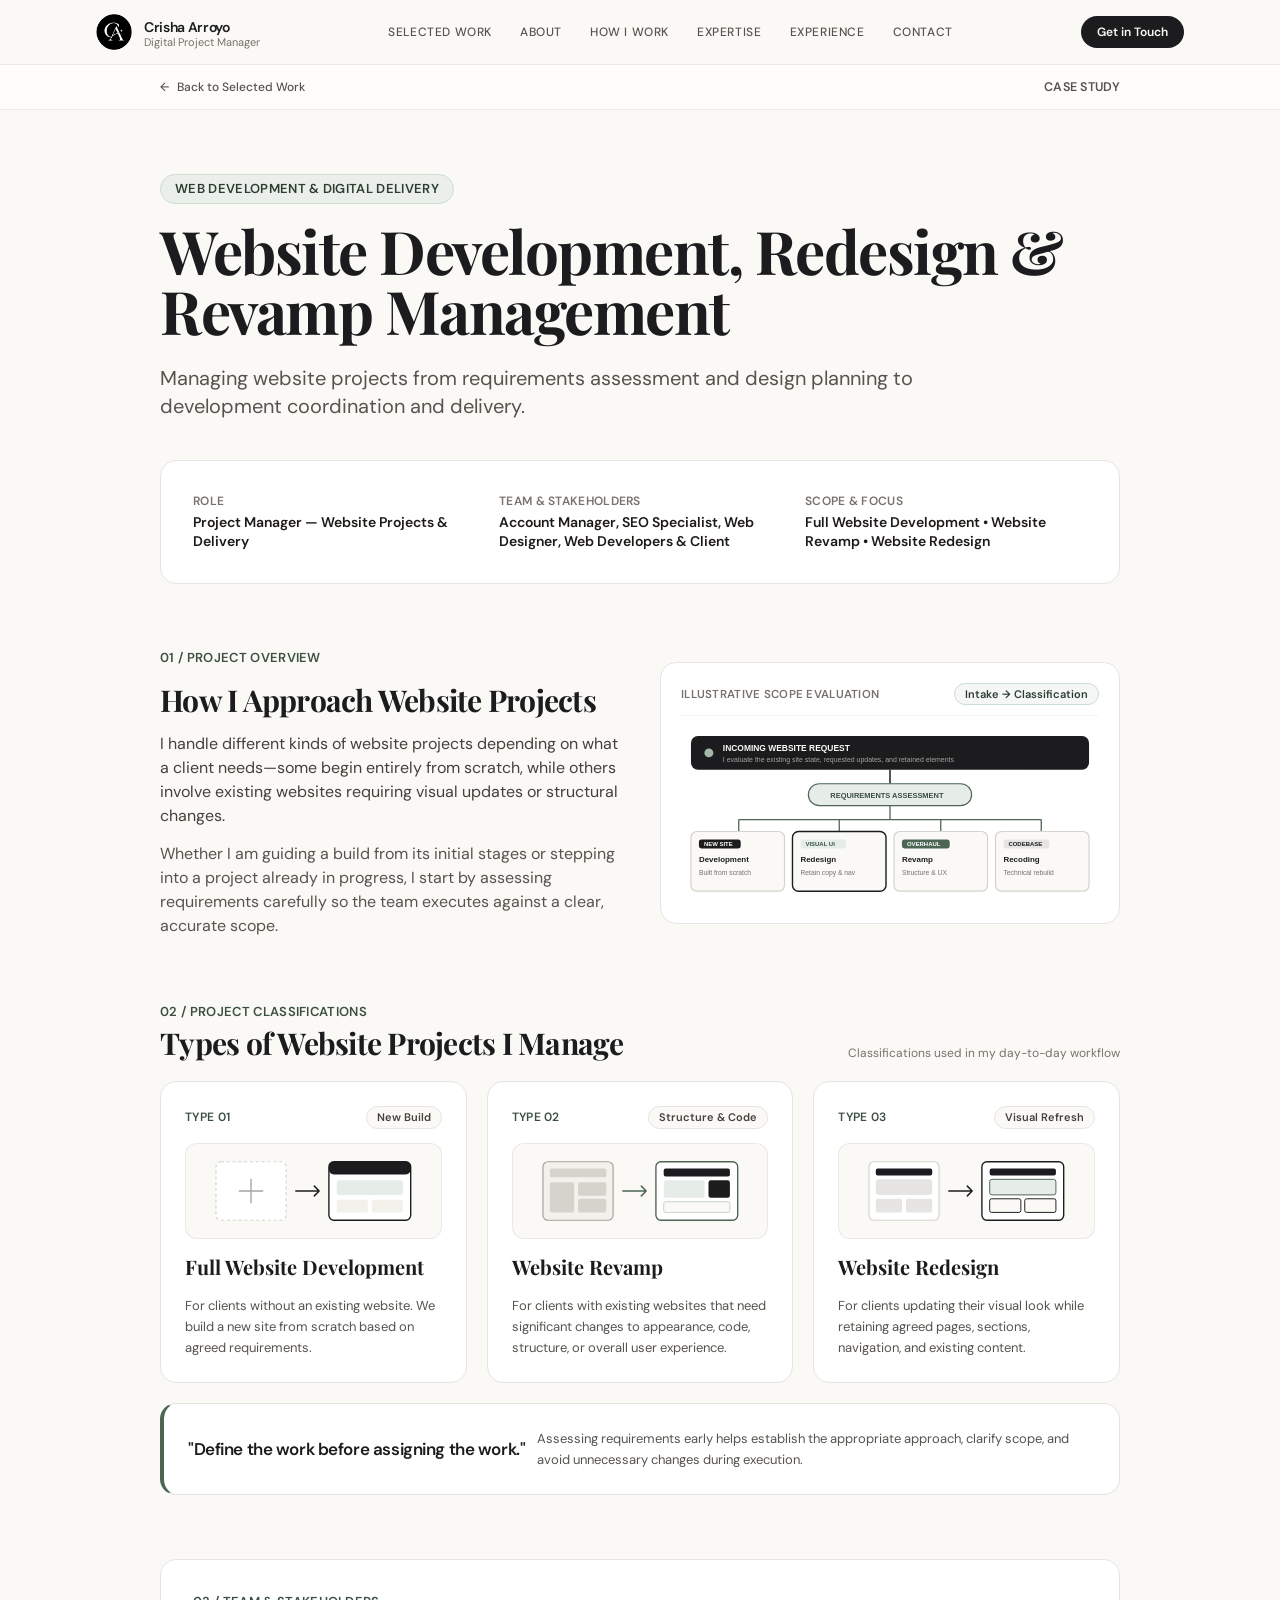
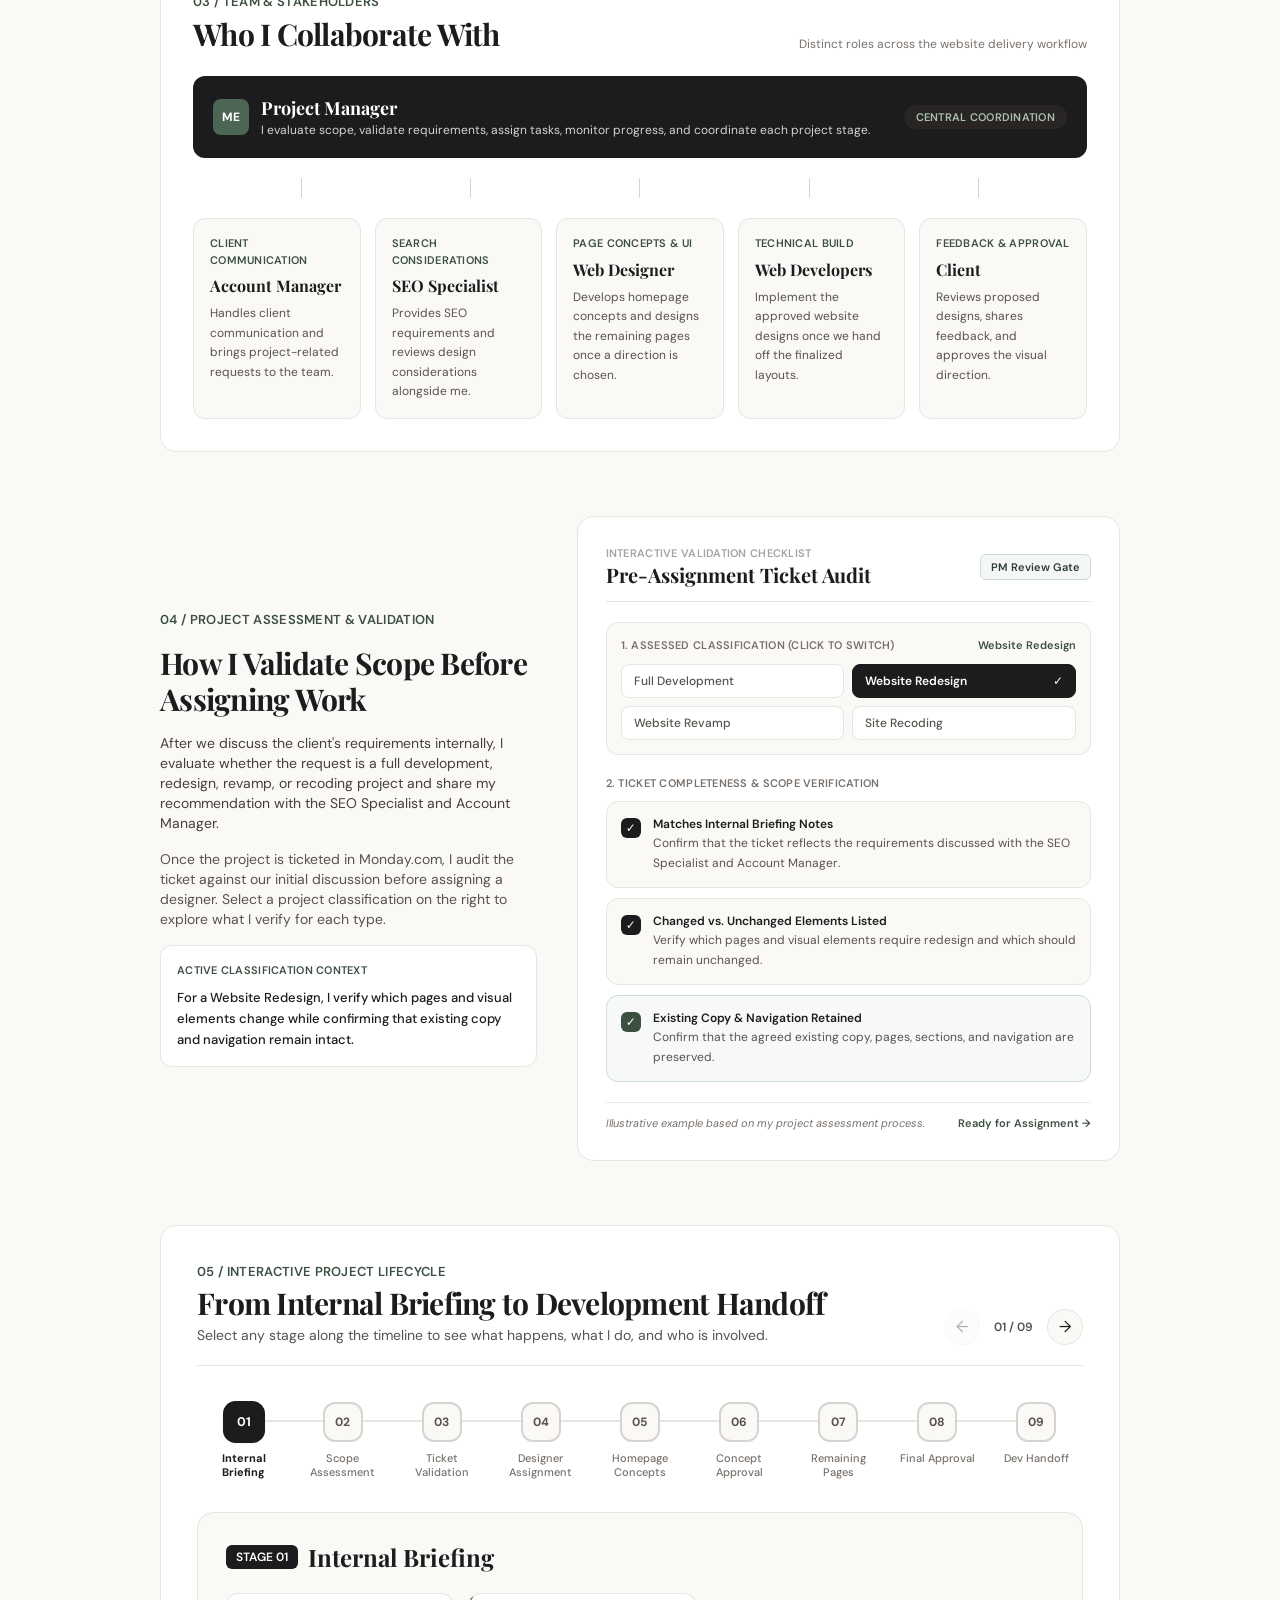
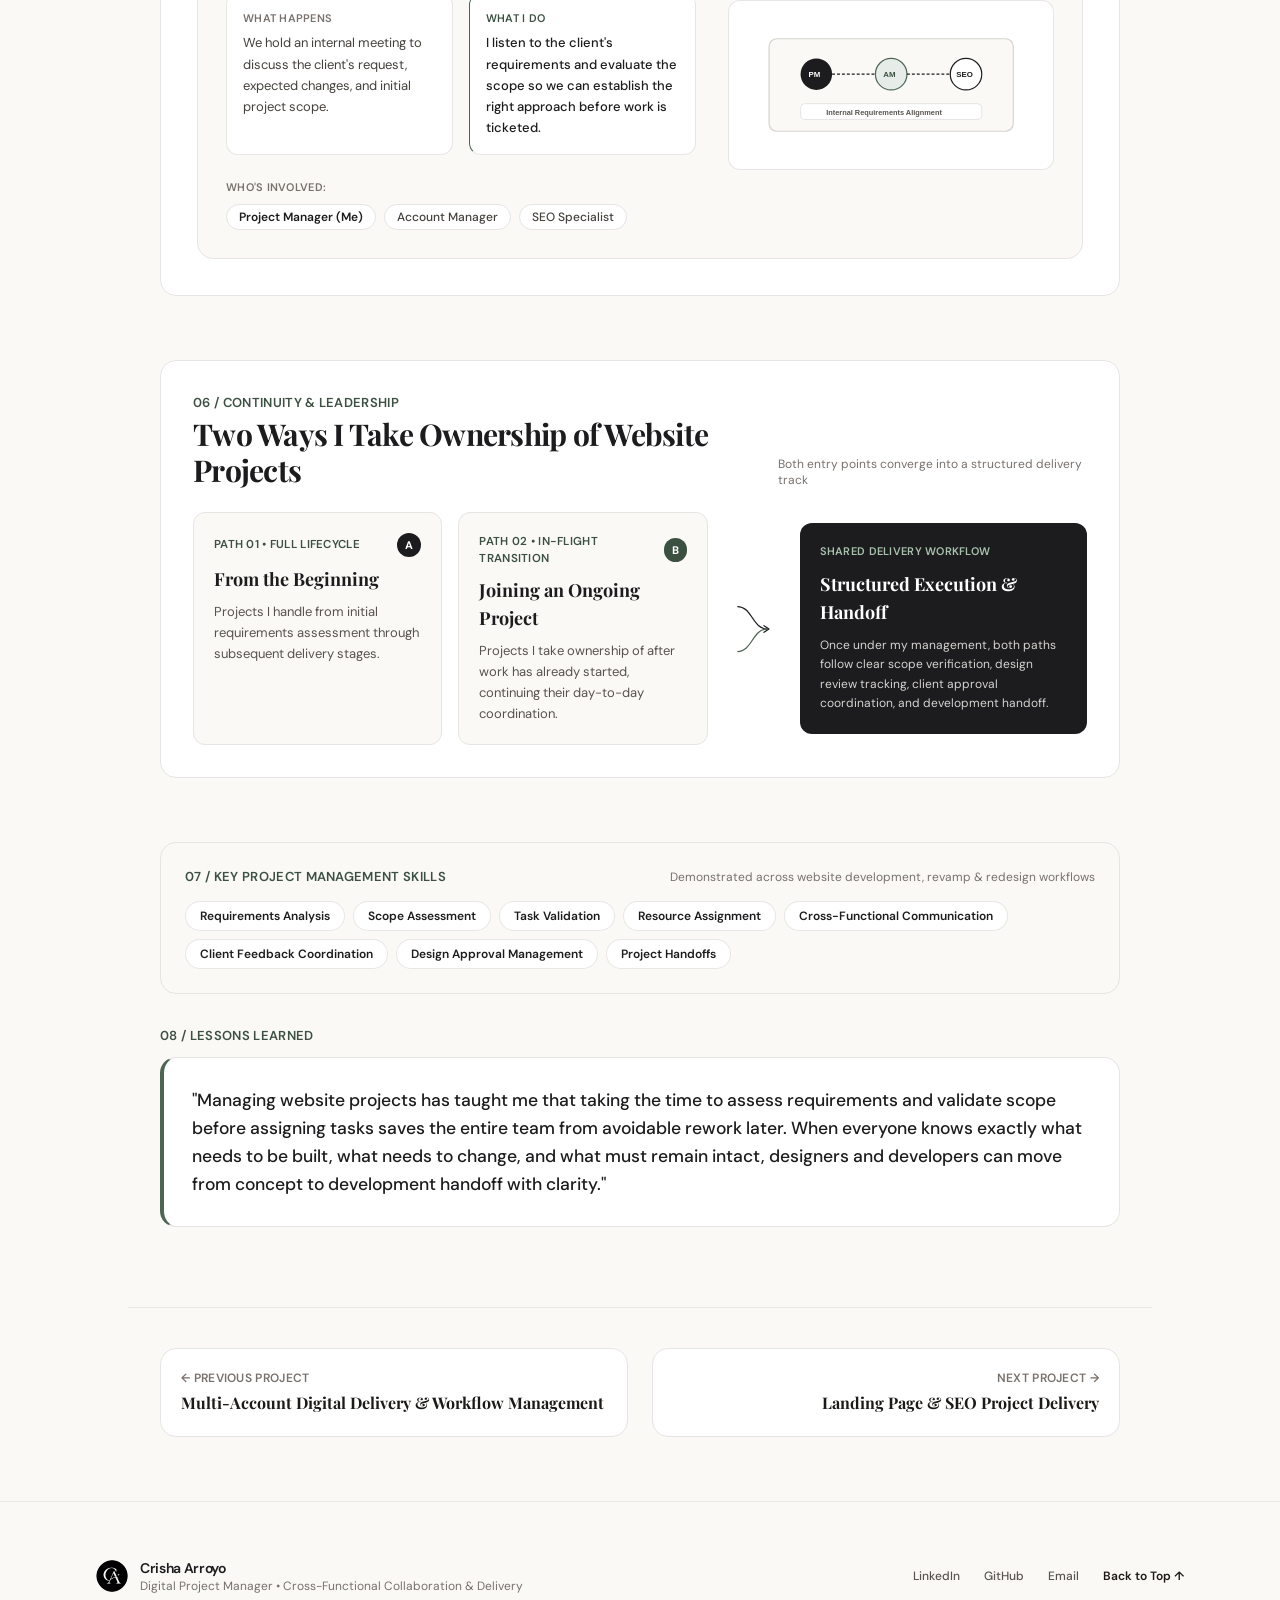
<file: work/website-redesign-launch/index.html>
<!DOCTYPE html><html lang="en" class="scroll-smooth bg-[#FAF9F6] text-[#1C1C1E]"> <head><meta charset="UTF-8"><meta name="viewport" content="width=device-width, initial-scale=1.0"><link rel="icon" type="image/png" href="/logo.png"><title>Website Development, Redesign &amp; Revamp Management | Crisha Arroyo - Digital PM</title><meta name="description" content="Managing website projects from requirements assessment and design planning to development coordination and delivery."><link rel="canonical" href="https://arroyocrisha.github.io/work/website-redesign-launch/"><!-- Open Graph / Social Preview Meta --><meta property="og:type" content="website"><meta property="og:url" content="https://arroyocrisha.github.io/work/website-redesign-launch/"><meta property="og:title" content="Website Development, Redesign &#38; Revamp Management | Crisha Arroyo - Digital PM"><meta property="og:description" content="Managing website projects from requirements assessment and design planning to development coordination and delivery."><meta name="image" property="og:image" content="https://arroyocrisha.github.io/og-preview.png"><meta property="og:image:secure_url" content="https://arroyocrisha.github.io/og-preview.png"><meta property="og:image:type" content="image/png"><meta property="og:image:width" content="1200"><meta property="og:image:height" content="630"><meta property="og:image:alt" content="Crisha Arroyo | Project Manager Portfolio"><meta property="og:site_name" content="Crisha Arroyo Portfolio"><meta name="author" content="Crisha Arroyo"><meta property="article:published_time" content="2026-11-19T00:00:00Z"><!-- Twitter / X Card Meta --><meta name="twitter:card" content="summary_large_image"><meta name="twitter:title" content="Website Development, Redesign &#38; Revamp Management | Crisha Arroyo - Digital PM"><meta name="twitter:description" content="Managing website projects from requirements assessment and design planning to development coordination and delivery."><meta name="twitter:image" content="https://arroyocrisha.github.io/og-preview.png"><!-- Google Fonts: Playfair Display + DM Sans --><link rel="preconnect" href="https://fonts.googleapis.com"><link rel="preconnect" href="https://fonts.gstatic.com" crossorigin><link href="https://fonts.googleapis.com/css2?family=DM+Sans:ital,opsz,wght@0,9..40,100..1000;1,9..40,100..1000&family=Playfair+Display:ital,wght@0,400..900;1,400..900&display=swap" rel="stylesheet"><!-- Schema.org JSON-LD --><script type="application/ld+json">{"@context":"https://schema.org","@type":"Person","name":"Crisha Arroyo","jobTitle":"Digital Project Manager","url":"https://arroyocrisha.github.io/work/website-redesign-launch/","image":"https://arroyocrisha.github.io/og-preview.png","description":"Managing website projects from requirements assessment and design planning to development coordination and delivery.","knowsAbout":["Project Management","Digital Delivery","Web Development","Cross-Functional Collaboration","Technical Coordination","Agile & Scrum Methodology","Stakeholder Management"]}</script><link rel="stylesheet" href="/_astro/index.ASsRDJy_.css"></head> <body class="min-h-screen flex flex-col font-sans bg-[#FAF9F6] text-[#1C1C1E] antialiased selection:bg-stone-900 selection:text-[#FAF9F6]"> <!-- Minimalist Navigation Bar --> <header class="sticky top-0 z-50 bg-[#FAF9F6]/90 backdrop-blur-md border-b border-stone-200/80 transition-all duration-300"> <div class="max-w-6xl mx-auto px-6 sm:px-8 h-16 flex items-center justify-between"> <a href="https://arroyo-crisha-portfolio.pages.dev/" class="group flex items-center gap-3"> <img src="/logo.png" alt="Crisha Arroyo" class="h-9 w-9 object-contain rounded-full group-hover:scale-105 transition-transform duration-200"> <div class="flex flex-col"> <span class="text-sm font-semibold tracking-tight text-[#1C1C1E] group-hover:text-stone-600 transition-colors">
Crisha Arroyo
</span> <span class="text-[11px] text-stone-500 font-normal leading-none">
Digital Project Manager
</span> </div> </a> <nav class="hidden md:flex items-center gap-7 text-xs font-medium uppercase tracking-wider text-stone-600"> <a href="/#work" class="hover:text-[#1C1C1E] transition-colors">Selected Work</a> <a href="/#about" class="hover:text-[#1C1C1E] transition-colors">About</a> <a href="/#process" class="hover:text-[#1C1C1E] transition-colors">How I Work</a> <a href="/#expertise" class="hover:text-[#1C1C1E] transition-colors">Expertise</a> <a href="/#experience" class="hover:text-[#1C1C1E] transition-colors">Experience</a> <a href="/#contact" class="hover:text-[#1C1C1E] transition-colors">Contact</a> </nav> <div> <a href="https://mail.google.com/mail/?view=cm&fs=1&to=arroyoccrisha@gmail.com&su=Project%20Management%20Inquiry" data-email-prompt class="inline-flex items-center text-xs font-semibold px-4 py-2 rounded-full bg-[#1C1C1E] text-[#FAF9F6] hover:bg-stone-800 hover:-translate-y-0.5 active:translate-y-0 transition-all duration-200 shadow-xs cursor-pointer">
Get in Touch
</a> </div> </div> </header> <!-- Main Content Slot --> <main class="flex-grow">   <div class="border-b border-stone-200/80 bg-white/70 backdrop-blur-xs sticky top-16 z-40"> <div class="max-w-5xl mx-auto px-6 sm:px-8 py-3.5 flex items-center justify-between text-xs"> <a href="/#work" class="inline-flex items-center gap-2 text-stone-600 hover:text-[#1C1C1E] font-medium transition-colors group"> <span class="group-hover:-translate-x-1 transition-transform">←</span> <span>Back to Selected Work</span> </a> <span class="font-sans text-[12px] sm:text-[12.5px] font-semibold text-stone-600 uppercase tracking-wide hidden sm:inline-block">
Case Study
</span> </div> </div> <article class="py-12 sm:py-16"> <!-- Case Study Header --> <header class="max-w-5xl mx-auto px-6 sm:px-8 mb-12 sm:mb-16"> <div class="inline-flex items-center gap-2 px-3.5 py-1 rounded-full bg-sage-100/80 border border-sage-200 text-sage-800 font-sans text-[12.5px] sm:text-[13px] font-semibold uppercase tracking-wide mb-4"> <span>Web Development &amp; Digital Delivery</span> </div> <h1 class="font-serif text-3xl sm:text-5xl lg:text-6xl font-bold text-[#1C1C1E] tracking-tight leading-[1.15]"> Website Development, Redesign &amp; Revamp Management </h1> <p class="mt-6 text-lg sm:text-xl text-stone-600 max-w-3xl leading-relaxed"> Managing website projects from requirements assessment and design planning to development coordination and delivery. </p> <!-- Project Metadata Grid --> <div class="mt-10 p-6 sm:p-8 rounded-2xl bg-white border border-stone-200 shadow-xs grid grid-cols-1 sm:grid-cols-2 md:grid-cols-3 gap-6 text-xs"> <div> <span class="font-sans text-[12px] font-semibold uppercase tracking-wide text-stone-500 block mb-1">Role</span> <span class="font-semibold text-stone-900 text-sm leading-snug block">Project Manager — Website Projects &amp; Delivery</span> </div>  <div> <span class="font-sans text-[12px] font-semibold uppercase tracking-wide text-stone-500 block mb-1">Team & Stakeholders</span> <span class="font-semibold text-stone-900 text-sm leading-snug block">Account Manager, SEO Specialist, Web Designer, Web Developers &amp; Client</span> </div> <div> <span class="font-sans text-[12px] font-semibold uppercase tracking-wide text-stone-500 block mb-1">Scope & Focus</span> <span class="font-semibold text-stone-900 text-sm leading-snug block">Full Website Development • Website Revamp • Website Redesign</span> </div> </div> </header> <!-- Case Study Content Body --> <div class="max-w-5xl mx-auto px-6 sm:px-8">  <div class="space-y-14 sm:space-y-16"> <!-- SECTION 01 — PROJECT OVERVIEW (What kinds of website projects do I handle?) --> <section class="grid lg:grid-cols-12 gap-8 lg:gap-10 items-center"> <div class="lg:col-span-6 space-y-3.5"> <span class="font-sans text-[12.5px] sm:text-[13px] font-semibold uppercase tracking-wide text-sage-700 block">
01 / PROJECT OVERVIEW
</span> <h2 class="font-serif text-2xl sm:text-3xl font-bold text-[#1C1C1E] tracking-tight">
How I Approach Website Projects
</h2> <p class="text-sm sm:text-base text-stone-700 leading-relaxed">
I handle different kinds of website projects depending on what a client needs—some begin entirely from scratch, while others involve existing websites requiring visual updates or structural changes.
</p> <p class="text-sm sm:text-base text-stone-600 leading-relaxed">
Whether I am guiding a build from its initial stages or stepping into a project already in progress, I start by assessing requirements carefully so the team executes against a clear, accurate scope.
</p> </div> <!-- Visual Triage Graphic --> <div class="lg:col-span-6"> <div class="p-4 sm:p-5 rounded-2xl bg-white border border-stone-200 shadow-2xs"> <div class="flex items-center justify-between border-b border-stone-100 pb-2.5 mb-3"> <span class="font-sans text-[11.5px] font-semibold uppercase tracking-wide text-stone-500">
Illustrative Scope Evaluation
</span> <span class="px-2.5 py-0.5 rounded-full bg-sage-50 border border-sage-200 text-sage-800 font-sans text-[11px] font-semibold">
Intake → Classification
</span> </div> <svg viewBox="0 0 420 175" class="w-full h-auto" fill="none" xmlns="http://www.w3.org/2000/svg" role="img" aria-label="Diagram showing how I evaluate client website requests into development, revamp, redesign, or recoding"> <rect x="10" y="8" width="400" height="34" rx="7" fill="#1C1C1E"></rect> <circle cx="28" cy="25" r="4.5" fill="#A3B8A8"></circle> <text x="42" y="23" fill="#FAF9F6" font-family="sans-serif" font-size="8.5" font-weight="700">INCOMING WEBSITE REQUEST</text> <text x="42" y="34" fill="#A8A29E" font-family="sans-serif" font-size="7">I evaluate the existing site state, requested updates, and retained elements</text> <line x1="210" y1="42" x2="210" y2="56" stroke="#1C1C1E" stroke-width="1.5"></line> <rect x="128" y="56" width="164" height="22" rx="11" fill="#E6EDE8" stroke="#4D6654" stroke-width="1.2"></rect> <text x="150" y="70" fill="#3B4F41" font-family="sans-serif" font-size="7.5" font-weight="700">REQUIREMENTS ASSESSMENT</text> <line x1="210" y1="78" x2="210" y2="92" stroke="#4D6654" stroke-width="1.3"></line> <line x1="58" y1="92" x2="362" y2="92" stroke="#4D6654" stroke-width="1.3"></line> <line x1="58" y1="92" x2="58" y2="104" stroke="#4D6654" stroke-width="1.3"></line> <line x1="159" y1="92" x2="159" y2="104" stroke="#4D6654" stroke-width="1.3"></line> <line x1="261" y1="92" x2="261" y2="104" stroke="#4D6654" stroke-width="1.3"></line> <line x1="362" y1="92" x2="362" y2="104" stroke="#4D6654" stroke-width="1.3"></line> <rect x="10" y="104" width="94" height="60" rx="6" fill="#FAF9F6" stroke="#D6D3CD" stroke-width="1.2"></rect> <rect x="18" y="112" width="42" height="9" rx="2.5" fill="#1C1C1E"></rect> <text x="23" y="118.5" fill="#FFFFFF" font-family="sans-serif" font-size="6" font-weight="700">NEW SITE</text> <text x="18" y="135" fill="#1C1C1E" font-family="sans-serif" font-size="8" font-weight="700">Development</text> <text x="18" y="148" fill="#78716C" font-family="sans-serif" font-size="6.8">Built from scratch</text> <rect x="112" y="104" width="94" height="60" rx="6" fill="#FAF9F6" stroke="#1C1C1E" stroke-width="1.4"></rect> <rect x="120" y="112" width="46" height="9" rx="2.5" fill="#E6EDE8"></rect> <text x="125" y="118.5" fill="#3B4F41" font-family="sans-serif" font-size="6" font-weight="700">VISUAL UI</text> <text x="120" y="135" fill="#1C1C1E" font-family="sans-serif" font-size="8" font-weight="700">Redesign</text> <text x="120" y="148" fill="#78716C" font-family="sans-serif" font-size="6.8">Retain copy &amp; nav</text> <rect x="214" y="104" width="94" height="60" rx="6" fill="#FAF9F6" stroke="#D6D3CD" stroke-width="1.2"></rect> <rect x="222" y="112" width="48" height="9" rx="2.5" fill="#4D6654"></rect> <text x="227" y="118.5" fill="#FFFFFF" font-family="sans-serif" font-size="6" font-weight="700">OVERHAUL</text> <text x="222" y="135" fill="#1C1C1E" font-family="sans-serif" font-size="8" font-weight="700">Revamp</text> <text x="222" y="148" fill="#78716C" font-family="sans-serif" font-size="6.8">Structure &amp; UX</text> <rect x="316" y="104" width="94" height="60" rx="6" fill="#FAF9F6" stroke="#D6D3CD" stroke-width="1.2"></rect> <rect x="324" y="112" width="46" height="9" rx="2.5" fill="#E7E5E4"></rect> <text x="329" y="118.5" fill="#1C1C1E" font-family="sans-serif" font-size="6" font-weight="700">CODEBASE</text> <text x="324" y="135" fill="#1C1C1E" font-family="sans-serif" font-size="8" font-weight="700">Recoding</text> <text x="324" y="148" fill="#78716C" font-family="sans-serif" font-size="6.8">Technical rebuild</text> </svg> </div> </div> </section> <!-- SECTION 02 — PROJECT CLASSIFICATION (How do I distinguish between project types?) --> <section class="space-y-5"> <div class="flex flex-col sm:flex-row sm:items-end justify-between gap-3"> <div> <span class="font-sans text-[12.5px] sm:text-[13px] font-semibold uppercase tracking-wide text-sage-700 block">
02 / PROJECT CLASSIFICATIONS
</span> <h2 class="font-serif text-2xl sm:text-3xl font-bold text-[#1C1C1E] tracking-tight mt-1">
Types of Website Projects I Manage
</h2> </div> <span class="font-sans text-xs text-stone-500">
Classifications used in my day-to-day workflow
</span> </div> <div class="grid md:grid-cols-3 gap-5"> <div class="p-5 sm:p-6 rounded-2xl bg-white border border-stone-200 shadow-2xs flex flex-col justify-between space-y-4"> <div class="space-y-3.5"> <div class="flex items-center justify-between gap-2"> <span class="font-sans text-[12px] font-semibold uppercase tracking-wide text-sage-700">
TYPE 01 </span> <span class="px-2.5 py-0.5 rounded-full bg-[#FAF9F6] border border-stone-200 text-stone-700 font-sans text-[11px] font-semibold"> New Build </span> </div> <!-- Visual Wireframe Comparison --> <div class="h-24 rounded-xl bg-[#FAF9F6] border border-stone-200/80 p-2.5 flex items-center justify-center"> <svg viewBox="0 0 220 76" class="w-full h-full" fill="none" xmlns="http://www.w3.org/2000/svg" aria-hidden="true"> <rect x="10" y="8" width="72" height="60" rx="5" fill="#FFFFFF" stroke="#D6D3CD" stroke-width="1.2" stroke-dasharray="3 3"></rect> <line x1="46" y1="26" x2="46" y2="50" stroke="#A8A29E" stroke-width="1.4" stroke-linecap="round"></line> <line x1="34" y1="38" x2="58" y2="38" stroke="#A8A29E" stroke-width="1.4" stroke-linecap="round"></line> <path d="M92 38H116M116 38L111 33M116 38L111 43" stroke="#1C1C1E" stroke-width="1.5" stroke-linecap="round" stroke-linejoin="round"></path> <rect x="126" y="8" width="84" height="60" rx="5" fill="#FFFFFF" stroke="#1C1C1E" stroke-width="1.4"></rect> <rect x="126" y="8" width="84" height="13" rx="5" fill="#1C1C1E"></rect> <rect x="134" y="27" width="68" height="15" rx="2.5" fill="#E6EDE8"></rect> <rect x="134" y="47" width="32" height="13" rx="2" fill="#F3F1EC"></rect> <rect x="170" y="47" width="32" height="13" rx="2" fill="#F3F1EC"></rect> </svg>   </div> <h3 class="font-serif text-lg sm:text-xl font-bold text-[#1C1C1E]"> Full Website Development </h3> <p class="text-xs sm:text-[13px] text-stone-600 leading-relaxed"> For clients without an existing website. We build a new site from scratch based on agreed requirements. </p> </div> </div><div class="p-5 sm:p-6 rounded-2xl bg-white border border-stone-200 shadow-2xs flex flex-col justify-between space-y-4"> <div class="space-y-3.5"> <div class="flex items-center justify-between gap-2"> <span class="font-sans text-[12px] font-semibold uppercase tracking-wide text-sage-700">
TYPE 02 </span> <span class="px-2.5 py-0.5 rounded-full bg-[#FAF9F6] border border-stone-200 text-stone-700 font-sans text-[11px] font-semibold"> Structure &amp; Code </span> </div> <!-- Visual Wireframe Comparison --> <div class="h-24 rounded-xl bg-[#FAF9F6] border border-stone-200/80 p-2.5 flex items-center justify-center">  <svg viewBox="0 0 220 76" class="w-full h-full" fill="none" xmlns="http://www.w3.org/2000/svg" aria-hidden="true"> <rect x="10" y="8" width="72" height="60" rx="5" fill="#F3F1EC" stroke="#A8A29E" stroke-width="1.2"></rect> <rect x="17" y="15" width="58" height="9" rx="2" fill="#D6D3CD"></rect> <rect x="17" y="29" width="25" height="31" rx="2" fill="#D6D3CD"></rect> <rect x="46" y="29" width="29" height="14" rx="2" fill="#D6D3CD"></rect> <rect x="46" y="46" width="29" height="14" rx="2" fill="#D6D3CD"></rect> <path d="M92 38H116M116 38L111 33M116 38L111 43" stroke="#4D6654" stroke-width="1.5" stroke-linecap="round" stroke-linejoin="round"></path> <rect x="126" y="8" width="84" height="60" rx="5" fill="#FFFFFF" stroke="#4D6654" stroke-width="1.4"></rect> <rect x="134" y="15" width="68" height="8" rx="2" fill="#1C1C1E"></rect> <rect x="134" y="27" width="42" height="18" rx="2.5" fill="#E6EDE8"></rect> <rect x="180" y="27" width="22" height="18" rx="2.5" fill="#1C1C1E"></rect> <rect x="134" y="49" width="68" height="11" rx="2" fill="#FAF9F6" stroke="#C7D3CA" stroke-width="1"></rect> </svg>  </div> <h3 class="font-serif text-lg sm:text-xl font-bold text-[#1C1C1E]"> Website Revamp </h3> <p class="text-xs sm:text-[13px] text-stone-600 leading-relaxed"> For clients with existing websites that need significant changes to appearance, code, structure, or overall user experience. </p> </div> </div><div class="p-5 sm:p-6 rounded-2xl bg-white border border-stone-200 shadow-2xs flex flex-col justify-between space-y-4"> <div class="space-y-3.5"> <div class="flex items-center justify-between gap-2"> <span class="font-sans text-[12px] font-semibold uppercase tracking-wide text-sage-700">
TYPE 03 </span> <span class="px-2.5 py-0.5 rounded-full bg-[#FAF9F6] border border-stone-200 text-stone-700 font-sans text-[11px] font-semibold"> Visual Refresh </span> </div> <!-- Visual Wireframe Comparison --> <div class="h-24 rounded-xl bg-[#FAF9F6] border border-stone-200/80 p-2.5 flex items-center justify-center">   <svg viewBox="0 0 220 76" class="w-full h-full" fill="none" xmlns="http://www.w3.org/2000/svg" aria-hidden="true"> <rect x="10" y="8" width="72" height="60" rx="5" fill="#FFFFFF" stroke="#D6D3CD" stroke-width="1.2"></rect> <rect x="17" y="15" width="58" height="7" rx="2" fill="#1C1C1E"></rect> <rect x="17" y="26" width="58" height="16" rx="2.5" fill="#E7E5E4"></rect> <rect x="17" y="46" width="27" height="14" rx="2" fill="#E7E5E4"></rect> <rect x="48" y="46" width="27" height="14" rx="2" fill="#E7E5E4"></rect> <path d="M92 38H116M116 38L111 33M116 38L111 43" stroke="#1C1C1E" stroke-width="1.5" stroke-linecap="round" stroke-linejoin="round"></path> <rect x="126" y="8" width="84" height="60" rx="5" fill="#FFFFFF" stroke="#1C1C1E" stroke-width="1.4"></rect> <rect x="134" y="15" width="68" height="7" rx="2" fill="#1C1C1E"></rect> <rect x="134" y="26" width="68" height="16" rx="2.5" fill="#E6EDE8" stroke="#4D6654" stroke-width="1"></rect> <rect x="134" y="46" width="32" height="14" rx="2" fill="#FAF9F6" stroke="#1C1C1E" stroke-width="1"></rect> <rect x="170" y="46" width="32" height="14" rx="2" fill="#FAF9F6" stroke="#1C1C1E" stroke-width="1"></rect> </svg> </div> <h3 class="font-serif text-lg sm:text-xl font-bold text-[#1C1C1E]"> Website Redesign </h3> <p class="text-xs sm:text-[13px] text-stone-600 leading-relaxed"> For clients updating their visual look while retaining agreed pages, sections, navigation, and existing content. </p> </div> </div> </div> <!-- Subtle Editorial Callout --> <div class="p-5 sm:p-6 rounded-2xl bg-white border border-stone-200 border-l-4 border-l-sage-600 shadow-2xs flex flex-col md:flex-row md:items-center justify-between gap-3"> <p class="font-sans not-italic font-semibold text-base sm:text-[17px] text-[#1C1C1E] tracking-tight shrink-0">
"Define the work before assigning the work."
</p> <p class="text-xs sm:text-[13px] text-stone-600 leading-relaxed md:max-w-xl">
Assessing requirements early helps establish the appropriate approach, clarify scope, and avoid unnecessary changes during execution.
</p> </div> </section> <!-- SECTION 03 — TEAM & STAKEHOLDERS (Who participates in the project?) --> <section class="p-6 sm:p-8 rounded-2xl bg-white border border-stone-200 shadow-2xs space-y-6"> <div class="flex flex-col sm:flex-row sm:items-end justify-between gap-3"> <div> <span class="font-sans text-[12.5px] sm:text-[13px] font-semibold uppercase tracking-wide text-sage-700 block">
03 / TEAM &amp; STAKEHOLDERS
</span> <h2 class="font-serif text-2xl sm:text-3xl font-bold text-[#1C1C1E] tracking-tight mt-1">
Who I Collaborate With
</h2> </div> <span class="font-sans text-xs text-stone-500">
Distinct roles across the website delivery workflow
</span> </div> <div class="space-y-5"> <!-- Central First-Person Node --> <div class="p-5 rounded-xl bg-[#1C1C1E] text-[#FAF9F6] flex flex-col sm:flex-row sm:items-center justify-between gap-4"> <div class="flex items-center gap-3"> <span class="w-9 h-9 rounded-lg bg-sage-600 text-white font-sans text-xs font-bold flex items-center justify-center shrink-0">
ME
</span> <div> <h3 class="font-serif text-lg font-bold text-white leading-snug">
Project Manager
</h3> <p class="text-xs text-stone-300 mt-0.5">
I evaluate scope, validate requirements, assign tasks, monitor progress, and coordinate each project stage.
</p> </div> </div> <span class="self-start sm:self-auto px-3 py-1 rounded-full bg-stone-800 text-sage-300 font-sans text-[11px] font-semibold uppercase tracking-wide shrink-0">
Central Coordination
</span> </div> <!-- Connector Tick Marks (Desktop) --> <div class="hidden lg:grid lg:grid-cols-5 gap-4 px-8 -my-3" aria-hidden="true"> <div class="flex justify-center"><div class="w-px h-5 bg-stone-300"></div></div> <div class="flex justify-center"><div class="w-px h-5 bg-stone-300"></div></div> <div class="flex justify-center"><div class="w-px h-5 bg-stone-300"></div></div> <div class="flex justify-center"><div class="w-px h-5 bg-stone-300"></div></div> <div class="flex justify-center"><div class="w-px h-5 bg-stone-300"></div></div> </div> <!-- 5 Participating Stakeholders --> <div class="grid sm:grid-cols-2 lg:grid-cols-5 gap-3.5"> <div class="p-4 rounded-xl bg-[#FAF9F6] border border-stone-200 flex flex-col justify-between"> <div class="space-y-1.5"> <span class="block font-sans text-[11px] font-semibold uppercase tracking-wide text-sage-700"> Client Communication </span> <h4 class="font-serif font-bold text-base text-[#1C1C1E]"> Account Manager </h4> <p class="text-xs text-stone-600 leading-relaxed"> Handles client communication and brings project-related requests to the team. </p> </div> </div><div class="p-4 rounded-xl bg-[#FAF9F6] border border-stone-200 flex flex-col justify-between"> <div class="space-y-1.5"> <span class="block font-sans text-[11px] font-semibold uppercase tracking-wide text-sage-700"> Search Considerations </span> <h4 class="font-serif font-bold text-base text-[#1C1C1E]"> SEO Specialist </h4> <p class="text-xs text-stone-600 leading-relaxed"> Provides SEO requirements and reviews design considerations alongside me. </p> </div> </div><div class="p-4 rounded-xl bg-[#FAF9F6] border border-stone-200 flex flex-col justify-between"> <div class="space-y-1.5"> <span class="block font-sans text-[11px] font-semibold uppercase tracking-wide text-sage-700"> Page Concepts &amp; UI </span> <h4 class="font-serif font-bold text-base text-[#1C1C1E]"> Web Designer </h4> <p class="text-xs text-stone-600 leading-relaxed"> Develops homepage concepts and designs the remaining pages once a direction is chosen. </p> </div> </div><div class="p-4 rounded-xl bg-[#FAF9F6] border border-stone-200 flex flex-col justify-between"> <div class="space-y-1.5"> <span class="block font-sans text-[11px] font-semibold uppercase tracking-wide text-sage-700"> Technical Build </span> <h4 class="font-serif font-bold text-base text-[#1C1C1E]"> Web Developers </h4> <p class="text-xs text-stone-600 leading-relaxed"> Implement the approved website designs once we hand off the finalized layouts. </p> </div> </div><div class="p-4 rounded-xl bg-[#FAF9F6] border border-stone-200 flex flex-col justify-between"> <div class="space-y-1.5"> <span class="block font-sans text-[11px] font-semibold uppercase tracking-wide text-sage-700"> Feedback &amp; Approval </span> <h4 class="font-serif font-bold text-base text-[#1C1C1E]"> Client </h4> <p class="text-xs text-stone-600 leading-relaxed"> Reviews proposed designs, shares feedback, and approves the visual direction. </p> </div> </div> </div> </div> </section> <!-- SECTION 04 — PROJECT ASSESSMENT (Interactive Pre-Assignment Ticket Audit) --> <section class="grid lg:grid-cols-12 gap-8 lg:gap-10 items-center"> <!-- Left Column: Concise First-Person Explanation of Assessment Process --> <div class="lg:col-span-5 space-y-4"> <span class="font-sans text-[12.5px] sm:text-[13px] font-semibold uppercase tracking-wide text-sage-700 block">
04 / PROJECT ASSESSMENT &amp; VALIDATION
</span> <h2 class="font-serif text-2xl sm:text-3xl font-bold text-[#1C1C1E] tracking-tight">
How I Validate Scope Before Assigning Work
</h2> <p class="text-xs sm:text-sm text-stone-700 leading-relaxed">
After we discuss the client's requirements internally, I evaluate whether the request is a full development, redesign, revamp, or recoding project and share my recommendation with the SEO Specialist and Account Manager.
</p> <p class="text-xs sm:text-sm text-stone-600 leading-relaxed">
Once the project is ticketed in Monday.com, I audit the ticket against our initial discussion before assigning a designer. Select a project classification on the right to explore what I verify for each type.
</p> <div class="p-4 rounded-xl bg-white border border-stone-200 space-y-2"> <span class="font-sans text-[11px] font-semibold uppercase tracking-wide text-sage-700 block">
Active Classification Context
</span> <p id="audit-context-description" class="text-xs sm:text-[13px] text-[#1C1C1E] font-medium leading-relaxed">
For a Website Redesign, I verify which pages and visual elements change while confirming that existing copy and navigation remain intact.
</p> </div> </div> <!-- Right Column: Interactive "Pre-Assignment Ticket Audit" Card --> <div class="lg:col-span-7"> <div class="p-6 sm:p-7 rounded-2xl bg-white border border-stone-200 shadow-xs space-y-5"> <div class="flex items-center justify-between gap-2 pb-3 border-b border-stone-200"> <div> <span class="font-sans text-[11px] font-semibold uppercase tracking-wide text-stone-400 block">
Interactive Validation Checklist
</span> <h3 class="font-serif font-bold text-lg sm:text-xl text-[#1C1C1E]">
Pre-Assignment Ticket Audit
</h3> </div> <span class="px-2.5 py-1 rounded-md bg-sage-50 border border-sage-200 text-sage-800 font-sans text-[11px] font-semibold shrink-0">
PM Review Gate
</span> </div> <!-- Interactive 4-Option Classification Selector --> <div class="p-3.5 rounded-xl bg-[#FAF9F6] border border-stone-200 space-y-2.5"> <div class="flex items-center justify-between"> <span class="font-sans text-[11px] font-semibold uppercase tracking-wide text-stone-500">
1. Assessed Classification (Click to Switch)
</span> <span id="audit-active-badge" class="font-sans text-[11px] font-semibold text-sage-700">
Website Redesign
</span> </div> <div id="audit-classification-group" role="tablist" aria-label="Select project classification to inspect checklist" class="grid grid-cols-2 gap-2 text-xs"> <button type="button" role="tab" data-classification-btn="development" aria-selected="false" class="px-3 py-2 rounded-lg bg-white border border-stone-200 text-stone-600 hover:border-stone-400 hover:text-[#1C1C1E] font-sans font-medium flex items-center justify-between transition-all cursor-pointer focus-visible:outline-2 focus-visible:outline-offset-2 focus-visible:outline-[#1C1C1E]"> <span>Full Development</span> <span data-check-icon class="opacity-0 transition-opacity">✓</span> </button> <button type="button" role="tab" data-classification-btn="redesign" aria-selected="true" class="px-3 py-2 rounded-lg bg-[#1C1C1E] border border-[#1C1C1E] text-white font-sans font-semibold flex items-center justify-between transition-all cursor-pointer focus-visible:outline-2 focus-visible:outline-offset-2 focus-visible:outline-[#1C1C1E]"> <span>Website Redesign</span> <span data-check-icon class="opacity-100 transition-opacity">✓</span> </button> <button type="button" role="tab" data-classification-btn="revamp" aria-selected="false" class="px-3 py-2 rounded-lg bg-white border border-stone-200 text-stone-600 hover:border-stone-400 hover:text-[#1C1C1E] font-sans font-medium flex items-center justify-between transition-all cursor-pointer focus-visible:outline-2 focus-visible:outline-offset-2 focus-visible:outline-[#1C1C1E]"> <span>Website Revamp</span> <span data-check-icon class="opacity-0 transition-opacity">✓</span> </button> <button type="button" role="tab" data-classification-btn="recoding" aria-selected="false" class="px-3 py-2 rounded-lg bg-white border border-stone-200 text-stone-600 hover:border-stone-400 hover:text-[#1C1C1E] font-sans font-medium flex items-center justify-between transition-all cursor-pointer focus-visible:outline-2 focus-visible:outline-offset-2 focus-visible:outline-[#1C1C1E]"> <span>Site Recoding</span> <span data-check-icon class="opacity-0 transition-opacity">✓</span> </button> </div> </div> <!-- Dynamic Verification Checklist Items --> <div class="space-y-2.5"> <span class="font-sans text-[11px] font-semibold uppercase tracking-wide text-stone-500 block">
2. Ticket Completeness &amp; Scope Verification
</span> <div id="audit-checklist-panel" role="tabpanel" aria-live="polite" class="space-y-2.5 transition-opacity duration-200"> <!-- Item 1 --> <div class="p-3.5 rounded-xl bg-[#FAF9F6] border border-stone-200 flex items-start gap-3"> <span class="w-5 h-5 rounded-md bg-[#1C1C1E] text-white flex items-center justify-center text-xs font-bold shrink-0 mt-0.5" aria-hidden="true">✓</span> <div class="text-xs"> <p id="audit-item-1-title" class="font-semibold text-[#1C1C1E]">Matches Internal Briefing Notes</p> <p id="audit-item-1-desc" class="text-stone-600 mt-0.5 leading-relaxed">
Confirm that the ticket reflects the requirements discussed with the SEO Specialist and Account Manager.
</p> </div> </div> <!-- Item 2 --> <div class="p-3.5 rounded-xl bg-[#FAF9F6] border border-stone-200 flex items-start gap-3"> <span class="w-5 h-5 rounded-md bg-[#1C1C1E] text-white flex items-center justify-center text-xs font-bold shrink-0 mt-0.5" aria-hidden="true">✓</span> <div class="text-xs"> <p id="audit-item-2-title" class="font-semibold text-[#1C1C1E]">Changed vs. Unchanged Elements Listed</p> <p id="audit-item-2-desc" class="text-stone-600 mt-0.5 leading-relaxed">
Verify which pages and visual elements require redesign and which should remain unchanged.
</p> </div> </div> <!-- Item 3 (Sage Highlighted Card) --> <div class="p-3.5 rounded-xl bg-sage-50/70 border border-sage-200 flex items-start gap-3"> <span class="w-5 h-5 rounded-md bg-sage-700 text-white flex items-center justify-center text-xs font-bold shrink-0 mt-0.5" aria-hidden="true">✓</span> <div class="text-xs"> <p id="audit-item-3-title" class="font-semibold text-[#1C1C1E]">Existing Copy &amp; Navigation Retained</p> <p id="audit-item-3-desc" class="text-stone-600 mt-0.5 leading-relaxed">
Confirm that the agreed existing copy, pages, sections, and navigation are preserved.
</p> </div> </div> </div> </div> <!-- Footer Status & Required Caption --> <div class="pt-3 border-t border-stone-200/80 flex flex-col sm:flex-row sm:items-center justify-between gap-2 text-[11px] text-stone-500"> <span class="italic">Illustrative example based on my project assessment process.</span> <span id="audit-ready-status" class="font-semibold text-sage-700 not-italic">Ready for Assignment →</span> </div> </div> </div> </section> <!-- SECTION 05 — INTERACTIVE 9-STAGE PROJECT WORKFLOW --> <section id="interactive-workflow-section" class="p-6 sm:p-9 rounded-2xl bg-white border border-stone-200 shadow-xs space-y-7"> <!-- Header + Prev/Next Controls --> <div class="flex flex-col sm:flex-row sm:items-end justify-between gap-4 border-b border-stone-200 pb-5"> <div> <span class="font-sans text-[12.5px] sm:text-[13px] font-semibold uppercase tracking-wide text-sage-700 block">
05 / INTERACTIVE PROJECT LIFECYCLE
</span> <h2 class="font-serif text-2xl sm:text-3xl font-bold text-[#1C1C1E] tracking-tight mt-1">
From Internal Briefing to Development Handoff
</h2> <p class="text-xs sm:text-sm text-stone-600 mt-1">
Select any stage along the timeline to see what happens, what I do, and who is involved.
</p> </div> <!-- Stage Navigation Controls --> <div class="flex items-center gap-2.5 shrink-0"> <button type="button" id="wf-prev-btn" aria-label="Previous workflow stage" disabled class="w-9 h-9 rounded-full bg-[#FAF9F6] border border-stone-200 text-[#1C1C1E] flex items-center justify-center hover:bg-[#1C1C1E] hover:text-white hover:border-[#1C1C1E] transition-colors disabled:opacity-35 disabled:pointer-events-none cursor-pointer focus-visible:outline-2 focus-visible:outline-offset-2 focus-visible:outline-[#1C1C1E]">
←
</button> <span id="wf-step-indicator" class="font-sans text-xs font-semibold text-stone-600 tabular-nums px-1">
01 / 09
</span> <button type="button" id="wf-next-btn" aria-label="Next workflow stage" class="w-9 h-9 rounded-full bg-[#FAF9F6] border border-stone-200 text-[#1C1C1E] flex items-center justify-center hover:bg-[#1C1C1E] hover:text-white hover:border-[#1C1C1E] transition-colors disabled:opacity-35 disabled:pointer-events-none cursor-pointer focus-visible:outline-2 focus-visible:outline-offset-2 focus-visible:outline-[#1C1C1E]">
→
</button> </div> </div> <!-- Desktop Horizontal Connected Timeline (1024px+) --> <div class="hidden lg:block relative pt-2 pb-1"> <!-- Connecting Track Line --> <div class="absolute top-[26px] left-[4%] right-[4%] h-0.5 bg-stone-200" aria-hidden="true"> <div id="wf-progress-line" class="h-full bg-[#1C1C1E] transition-all duration-300" style="width: 0%;"></div> </div> <div id="wf-desktop-tabs" role="tablist" aria-label="Project workflow stages" class="relative grid grid-cols-9 gap-1.5"> <button type="button" role="tab" data-wf-tab="0" aria-selected="true" class="group flex flex-col items-center text-center cursor-pointer focus-visible:outline-none"> <span data-wf-node class="w-10 h-10 rounded-xl border-2 flex items-center justify-center font-sans text-xs font-bold transition-all z-10 bg-[#1C1C1E] border-[#1C1C1E] text-white shadow-sm scale-105"> 01 </span> <span data-wf-label class="mt-2.5 font-sans text-[11px] leading-tight px-1 transition-colors font-bold text-[#1C1C1E]"> Internal Briefing </span> </button><button type="button" role="tab" data-wf-tab="1" aria-selected="false" class="group flex flex-col items-center text-center cursor-pointer focus-visible:outline-none"> <span data-wf-node class="w-10 h-10 rounded-xl border-2 flex items-center justify-center font-sans text-xs font-bold transition-all z-10 bg-[#FAF9F6] border-stone-300 text-stone-600 group-hover:border-[#1C1C1E] group-hover:text-[#1C1C1E]"> 02 </span> <span data-wf-label class="mt-2.5 font-sans text-[11px] leading-tight px-1 transition-colors font-medium text-stone-500 group-hover:text-[#1C1C1E]"> Scope Assessment </span> </button><button type="button" role="tab" data-wf-tab="2" aria-selected="false" class="group flex flex-col items-center text-center cursor-pointer focus-visible:outline-none"> <span data-wf-node class="w-10 h-10 rounded-xl border-2 flex items-center justify-center font-sans text-xs font-bold transition-all z-10 bg-[#FAF9F6] border-stone-300 text-stone-600 group-hover:border-[#1C1C1E] group-hover:text-[#1C1C1E]"> 03 </span> <span data-wf-label class="mt-2.5 font-sans text-[11px] leading-tight px-1 transition-colors font-medium text-stone-500 group-hover:text-[#1C1C1E]"> Ticket Validation </span> </button><button type="button" role="tab" data-wf-tab="3" aria-selected="false" class="group flex flex-col items-center text-center cursor-pointer focus-visible:outline-none"> <span data-wf-node class="w-10 h-10 rounded-xl border-2 flex items-center justify-center font-sans text-xs font-bold transition-all z-10 bg-[#FAF9F6] border-stone-300 text-stone-600 group-hover:border-[#1C1C1E] group-hover:text-[#1C1C1E]"> 04 </span> <span data-wf-label class="mt-2.5 font-sans text-[11px] leading-tight px-1 transition-colors font-medium text-stone-500 group-hover:text-[#1C1C1E]"> Designer Assignment </span> </button><button type="button" role="tab" data-wf-tab="4" aria-selected="false" class="group flex flex-col items-center text-center cursor-pointer focus-visible:outline-none"> <span data-wf-node class="w-10 h-10 rounded-xl border-2 flex items-center justify-center font-sans text-xs font-bold transition-all z-10 bg-[#FAF9F6] border-stone-300 text-stone-600 group-hover:border-[#1C1C1E] group-hover:text-[#1C1C1E]"> 05 </span> <span data-wf-label class="mt-2.5 font-sans text-[11px] leading-tight px-1 transition-colors font-medium text-stone-500 group-hover:text-[#1C1C1E]"> Homepage Concepts </span> </button><button type="button" role="tab" data-wf-tab="5" aria-selected="false" class="group flex flex-col items-center text-center cursor-pointer focus-visible:outline-none"> <span data-wf-node class="w-10 h-10 rounded-xl border-2 flex items-center justify-center font-sans text-xs font-bold transition-all z-10 bg-[#FAF9F6] border-stone-300 text-stone-600 group-hover:border-[#1C1C1E] group-hover:text-[#1C1C1E]"> 06 </span> <span data-wf-label class="mt-2.5 font-sans text-[11px] leading-tight px-1 transition-colors font-medium text-stone-500 group-hover:text-[#1C1C1E]"> Concept Approval </span> </button><button type="button" role="tab" data-wf-tab="6" aria-selected="false" class="group flex flex-col items-center text-center cursor-pointer focus-visible:outline-none"> <span data-wf-node class="w-10 h-10 rounded-xl border-2 flex items-center justify-center font-sans text-xs font-bold transition-all z-10 bg-[#FAF9F6] border-stone-300 text-stone-600 group-hover:border-[#1C1C1E] group-hover:text-[#1C1C1E]"> 07 </span> <span data-wf-label class="mt-2.5 font-sans text-[11px] leading-tight px-1 transition-colors font-medium text-stone-500 group-hover:text-[#1C1C1E]"> Remaining Pages </span> </button><button type="button" role="tab" data-wf-tab="7" aria-selected="false" class="group flex flex-col items-center text-center cursor-pointer focus-visible:outline-none"> <span data-wf-node class="w-10 h-10 rounded-xl border-2 flex items-center justify-center font-sans text-xs font-bold transition-all z-10 bg-[#FAF9F6] border-stone-300 text-stone-600 group-hover:border-[#1C1C1E] group-hover:text-[#1C1C1E]"> 08 </span> <span data-wf-label class="mt-2.5 font-sans text-[11px] leading-tight px-1 transition-colors font-medium text-stone-500 group-hover:text-[#1C1C1E]"> Final Approval </span> </button><button type="button" role="tab" data-wf-tab="8" aria-selected="false" class="group flex flex-col items-center text-center cursor-pointer focus-visible:outline-none"> <span data-wf-node class="w-10 h-10 rounded-xl border-2 flex items-center justify-center font-sans text-xs font-bold transition-all z-10 bg-[#FAF9F6] border-stone-300 text-stone-600 group-hover:border-[#1C1C1E] group-hover:text-[#1C1C1E]"> 09 </span> <span data-wf-label class="mt-2.5 font-sans text-[11px] leading-tight px-1 transition-colors font-medium text-stone-500 group-hover:text-[#1C1C1E]"> Dev Handoff </span> </button> </div> </div> <!-- Mobile & Tablet Compact Horizontal Scrollable Stage Selector (<1024px) --> <div id="wf-mobile-tabs" role="tablist" aria-label="Project workflow stages" class="lg:hidden flex items-center gap-2 overflow-x-auto pb-2 [scrollbar-width:none] [-ms-overflow-style:none] [&::-webkit-scrollbar]:hidden"> <button type="button" role="tab" data-wf-mobile-tab="0" aria-selected="true" class="shrink-0 px-3.5 py-2 rounded-full font-sans text-xs transition-all cursor-pointer bg-[#1C1C1E] text-white font-semibold shadow-2xs"> 01 • Internal Briefing </button><button type="button" role="tab" data-wf-mobile-tab="1" aria-selected="false" class="shrink-0 px-3.5 py-2 rounded-full font-sans text-xs transition-all cursor-pointer bg-[#FAF9F6] border border-stone-200 text-stone-600 font-medium"> 02 • Scope Assessment </button><button type="button" role="tab" data-wf-mobile-tab="2" aria-selected="false" class="shrink-0 px-3.5 py-2 rounded-full font-sans text-xs transition-all cursor-pointer bg-[#FAF9F6] border border-stone-200 text-stone-600 font-medium"> 03 • Ticket Validation </button><button type="button" role="tab" data-wf-mobile-tab="3" aria-selected="false" class="shrink-0 px-3.5 py-2 rounded-full font-sans text-xs transition-all cursor-pointer bg-[#FAF9F6] border border-stone-200 text-stone-600 font-medium"> 04 • Designer Assignment </button><button type="button" role="tab" data-wf-mobile-tab="4" aria-selected="false" class="shrink-0 px-3.5 py-2 rounded-full font-sans text-xs transition-all cursor-pointer bg-[#FAF9F6] border border-stone-200 text-stone-600 font-medium"> 05 • Homepage Concepts </button><button type="button" role="tab" data-wf-mobile-tab="5" aria-selected="false" class="shrink-0 px-3.5 py-2 rounded-full font-sans text-xs transition-all cursor-pointer bg-[#FAF9F6] border border-stone-200 text-stone-600 font-medium"> 06 • Client Concept Approval </button><button type="button" role="tab" data-wf-mobile-tab="6" aria-selected="false" class="shrink-0 px-3.5 py-2 rounded-full font-sans text-xs transition-all cursor-pointer bg-[#FAF9F6] border border-stone-200 text-stone-600 font-medium"> 07 • Remaining Page Designs </button><button type="button" role="tab" data-wf-mobile-tab="7" aria-selected="false" class="shrink-0 px-3.5 py-2 rounded-full font-sans text-xs transition-all cursor-pointer bg-[#FAF9F6] border border-stone-200 text-stone-600 font-medium"> 08 • Final Design Approval </button><button type="button" role="tab" data-wf-mobile-tab="8" aria-selected="false" class="shrink-0 px-3.5 py-2 rounded-full font-sans text-xs transition-all cursor-pointer bg-[#FAF9F6] border border-stone-200 text-stone-600 font-medium"> 09 • Development Handoff </button> </div> <!-- Dedicated Interactive Stage Detail Panel --> <div id="wf-detail-panel" role="tabpanel" aria-live="polite" class="p-6 sm:p-7 rounded-2xl bg-[#FAF9F6] border border-stone-200 transition-opacity duration-200"> <div class="grid lg:grid-cols-12 gap-6 lg:gap-8 items-center"> <!-- Left 7 Cols: Stage Details (What Happens, What I Do, Who's Involved) --> <div class="lg:col-span-7 space-y-5"> <div class="flex flex-wrap items-center gap-2.5"> <span id="wf-detail-badge" class="px-2.5 py-1 rounded-md bg-[#1C1C1E] text-white font-sans text-xs font-semibold">
STAGE 01
</span> <h3 id="wf-detail-title" class="font-serif text-xl sm:text-2xl font-bold text-[#1C1C1E]">
Internal Briefing
</h3> </div> <div class="grid sm:grid-cols-2 gap-4"> <!-- WHAT HAPPENS --> <div class="p-4 rounded-xl bg-white border border-stone-200/90 space-y-1.5"> <span class="font-sans text-[11px] font-semibold uppercase tracking-wide text-stone-500 block">
What Happens
</span> <p id="wf-detail-happens" class="text-xs sm:text-[13px] text-stone-700 leading-relaxed">
We hold an internal meeting to discuss the client's request, expected changes, and initial project scope.
</p> </div> <!-- WHAT I DO --> <div class="p-4 rounded-xl bg-white border border-stone-200/90 border-l-3 border-l-sage-600 space-y-1.5"> <span class="font-sans text-[11px] font-semibold uppercase tracking-wide text-sage-700 block">
What I Do
</span> <p id="wf-detail-whatido" class="text-xs sm:text-[13px] text-[#1C1C1E] font-medium leading-relaxed">
I listen to the client's requirements and evaluate the scope so we can establish the right approach before work is ticketed.
</p> </div> </div> <!-- WHO'S INVOLVED --> <div class="pt-1 flex flex-wrap items-center gap-2"> <span class="font-sans text-[11px] font-semibold uppercase tracking-wide text-stone-500 mr-1">
Who's Involved:
</span> <div id="wf-detail-participants" class="flex flex-wrap items-center gap-2"> <span class="px-3 py-1 rounded-full bg-white border border-stone-200 text-xs font-semibold text-[#1C1C1E]">Project Manager (Me)</span> <span class="px-3 py-1 rounded-full bg-white border border-stone-200 text-xs font-medium text-stone-700">Account Manager</span> <span class="px-3 py-1 rounded-full bg-white border border-stone-200 text-xs font-medium text-stone-700">SEO Specialist</span> </div> </div> </div> <!-- Right 5 Cols: Stage-Specific Visual Diagram --> <div class="lg:col-span-5"> <div class="p-5 rounded-xl bg-white border border-stone-200/90 h-[170px] flex items-center justify-center"> <div id="wf-detail-visual" class="w-full h-full flex items-center justify-center"> <!-- Populated dynamically by JS; Stage 01 initial SVG rendered below --> <svg viewBox="0 0 280 130" class="w-full h-full" fill="none" xmlns="http://www.w3.org/2000/svg" aria-hidden="true"> <rect x="16" y="18" width="248" height="94" rx="8" fill="#FAF9F6" stroke="#D6D3CD" stroke-width="1.2"></rect> <circle cx="64" cy="54" r="16" fill="#1C1C1E"></circle> <text x="56" y="57" fill="#FFFFFF" font-family="sans-serif" font-size="8" font-weight="700">PM</text> <circle cx="140" cy="54" r="16" fill="#E6EDE8" stroke="#4D6654" stroke-width="1.2"></circle> <text x="132" y="57" fill="#3B4F41" font-family="sans-serif" font-size="8" font-weight="700">AM</text> <circle cx="216" cy="54" r="16" fill="#FFFFFF" stroke="#1C1C1E" stroke-width="1.2"></circle> <text x="206" y="57" fill="#1C1C1E" font-family="sans-serif" font-size="8" font-weight="700">SEO</text> <line x1="80" y1="54" x2="124" y2="54" stroke="#1C1C1E" stroke-width="1.3" stroke-dasharray="3 2"></line> <line x1="156" y1="54" x2="200" y2="54" stroke="#1C1C1E" stroke-width="1.3" stroke-dasharray="3 2"></line> <rect x="48" y="84" width="184" height="16" rx="4" fill="#FFFFFF" stroke="#E7E5E4"></rect> <text x="74" y="95" fill="#57534E" font-family="sans-serif" font-size="7.5" font-weight="600">Internal Requirements Alignment</text> </svg> </div> </div> </div> </div> </div> </section> <!-- SECTION 06 — CONTINUITY & LEADERSHIP (Visual Dual-Path Convergence into Shared Workflow) --> <section class="p-6 sm:p-8 rounded-2xl bg-white border border-stone-200 shadow-2xs space-y-6"> <div class="flex flex-col sm:flex-row sm:items-end justify-between gap-2"> <div> <span class="font-sans text-[12.5px] sm:text-[13px] font-semibold uppercase tracking-wide text-sage-700 block">
06 / CONTINUITY &amp; LEADERSHIP
</span> <h2 class="font-serif text-2xl sm:text-3xl font-bold text-[#1C1C1E] tracking-tight mt-1">
Two Ways I Take Ownership of Website Projects
</h2> </div> <span class="font-sans text-xs text-stone-500">
Both entry points converge into a structured delivery track
</span> </div> <!-- Visual Dual-Path Convergence Layout --> <div class="grid lg:grid-cols-12 gap-4 items-center"> <!-- Left 7 Cols: Two Distinct Entry Paths --> <div class="lg:col-span-7 grid sm:grid-cols-2 gap-4"> <div class="p-5 rounded-xl bg-[#FAF9F6] border border-stone-200 space-y-2"> <div class="flex items-center justify-between"> <span class="font-sans text-[11.5px] font-semibold uppercase tracking-wide text-sage-700">
PATH 01 • FULL LIFECYCLE
</span> <span class="w-6 h-6 rounded-full bg-[#1C1C1E] text-white font-sans text-[11px] font-bold flex items-center justify-center">A</span> </div> <h3 class="font-serif text-lg font-bold text-[#1C1C1E]">
From the Beginning
</h3> <p class="text-xs sm:text-[13px] text-stone-600 leading-relaxed">
Projects I handle from initial requirements assessment through subsequent delivery stages.
</p> </div> <div class="p-5 rounded-xl bg-[#FAF9F6] border border-stone-200 space-y-2"> <div class="flex items-center justify-between"> <span class="font-sans text-[11.5px] font-semibold uppercase tracking-wide text-sage-700">
PATH 02 • IN-FLIGHT TRANSITION
</span> <span class="w-6 h-6 rounded-full bg-sage-700 text-white font-sans text-[11px] font-bold flex items-center justify-center">B</span> </div> <h3 class="font-serif text-lg font-bold text-[#1C1C1E]">
Joining an Ongoing Project
</h3> <p class="text-xs sm:text-[13px] text-stone-600 leading-relaxed">
Projects I take ownership of after work has already started, continuing their day-to-day coordination.
</p> </div> </div> <!-- Center Convergence Connector (Desktop) --> <div class="hidden lg:flex lg:col-span-1 items-center justify-center" aria-hidden="true"> <svg viewBox="0 0 48 90" class="w-10 h-20" fill="none" xmlns="http://www.w3.org/2000/svg"> <path d="M4 18C22 18 22 45 40 45" stroke="#1C1C1E" stroke-width="1.5"></path> <path d="M4 72C22 72 22 45 40 45" stroke="#4D6654" stroke-width="1.5"></path> <path d="M36 41L42 45L36 49" stroke="#1C1C1E" stroke-width="1.5" stroke-linecap="round" stroke-linejoin="round"></path> </svg> </div> <!-- Right 4 Cols: Shared Delivery Workflow --> <div class="lg:col-span-4 p-5 rounded-xl bg-[#1C1C1E] text-[#FAF9F6] space-y-2.5"> <span class="font-sans text-[11px] font-semibold uppercase tracking-wide text-sage-300 block">
SHARED DELIVERY WORKFLOW
</span> <h3 class="font-serif text-lg font-bold text-white">
Structured Execution &amp; Handoff
</h3> <p class="text-xs text-stone-300 leading-relaxed">
Once under my management, both paths follow clear scope verification, design review tracking, client approval coordination, and development handoff.
</p> </div> </div> </section> <!-- SECTION 07 — SKILLS STRIP & LESSONS LEARNED --> <section class="space-y-8"> <!-- Compact Horizontal Skills Strip --> <div class="p-6 rounded-2xl bg-[#FAF9F6] border border-stone-200 space-y-3.5"> <div class="flex flex-col sm:flex-row sm:items-center justify-between gap-2"> <span class="font-sans text-[12.5px] sm:text-[13px] font-semibold uppercase tracking-wide text-sage-700">
07 / KEY PROJECT MANAGEMENT SKILLS
</span> <span class="font-sans text-xs text-stone-500">
Demonstrated across website development, revamp &amp; redesign workflows
</span> </div> <div class="flex flex-wrap items-center gap-2"> <span class="px-3.5 py-1.5 rounded-full bg-white border border-stone-200/90 text-[#1C1C1E] font-sans text-xs font-semibold shadow-2xs"> Requirements Analysis </span><span class="px-3.5 py-1.5 rounded-full bg-white border border-stone-200/90 text-[#1C1C1E] font-sans text-xs font-semibold shadow-2xs"> Scope Assessment </span><span class="px-3.5 py-1.5 rounded-full bg-white border border-stone-200/90 text-[#1C1C1E] font-sans text-xs font-semibold shadow-2xs"> Task Validation </span><span class="px-3.5 py-1.5 rounded-full bg-white border border-stone-200/90 text-[#1C1C1E] font-sans text-xs font-semibold shadow-2xs"> Resource Assignment </span><span class="px-3.5 py-1.5 rounded-full bg-white border border-stone-200/90 text-[#1C1C1E] font-sans text-xs font-semibold shadow-2xs"> Cross-Functional Communication </span><span class="px-3.5 py-1.5 rounded-full bg-white border border-stone-200/90 text-[#1C1C1E] font-sans text-xs font-semibold shadow-2xs"> Client Feedback Coordination </span><span class="px-3.5 py-1.5 rounded-full bg-white border border-stone-200/90 text-[#1C1C1E] font-sans text-xs font-semibold shadow-2xs"> Design Approval Management </span><span class="px-3.5 py-1.5 rounded-full bg-white border border-stone-200/90 text-[#1C1C1E] font-sans text-xs font-semibold shadow-2xs"> Project Handoffs </span> </div> </div> <!-- Simple First-Person Editorial Closing Reflection --> <div class="space-y-3"> <span class="font-sans text-[12.5px] sm:text-[13px] font-semibold uppercase tracking-wide text-sage-700 block">
08 / LESSONS LEARNED
</span> <div class="p-6 sm:p-7 rounded-2xl bg-white border border-stone-200 border-l-4 border-l-sage-600 shadow-2xs"> <p class="font-sans not-italic font-medium text-[15.5px] sm:text-[17.5px] text-[#1C1C1E] leading-[1.6]">
"Managing website projects has taught me that taking the time to assess requirements and validate scope before assigning tasks saves the entire team from avoidable rework later. When everyone knows exactly what needs to be built, what needs to change, and what must remain intact, designers and developers can move from concept to development handoff with clarity."
</p> </div> </div> </section> </div>  <script type="module" src="/_astro/website-redesign-launch.astro_astro_type_script_index_0_lang.CoLtNDlp.js"></script>  </div> <!-- Case Study Pagination Footer --> <div class="max-w-5xl mx-auto px-6 sm:px-8 mt-20 pt-10 border-t border-stone-200/80"> <div class="flex flex-col sm:flex-row items-center justify-between gap-6"> <a href="/work/multi-account-delivery" class="group p-5 rounded-2xl bg-white border border-stone-200 hover:border-stone-400 transition-all w-full sm:w-1/2"> <span class="font-sans text-[12px] font-semibold uppercase tracking-wide text-stone-500 block mb-1">← Previous Project</span> <span class="font-serif font-bold text-stone-900 group-hover:text-sage-700 transition-colors text-base"> Multi-Account Digital Delivery &amp; Workflow Management </span> </a> <a href="/work/landing-page-seo-delivery" class="group p-5 rounded-2xl bg-white border border-stone-200 hover:border-stone-400 transition-all w-full sm:w-1/2 text-right"> <span class="font-sans text-[12px] font-semibold uppercase tracking-wide text-stone-500 block mb-1">Next Project →</span> <span class="font-serif font-bold text-stone-900 group-hover:text-sage-700 transition-colors text-base"> Landing Page &amp; SEO Project Delivery </span> </a> </div> </div> </article>  </main> <!-- Refined Minimalist Footer --> <footer class="border-t border-stone-200/80 bg-[#FAF9F6] py-14 text-stone-500 text-sm"> <div class="max-w-6xl mx-auto px-6 sm:px-8 flex flex-col md:flex-row items-start md:items-center justify-between gap-8"> <a href="https://arroyo-crisha-portfolio.pages.dev/" class="group flex items-center gap-3"> <img src="/logo.png" alt="Crisha Arroyo" class="h-8 w-8 object-contain rounded-full group-hover:scale-105 transition-transform duration-200"> <div> <p class="font-semibold text-[#1C1C1E] text-sm tracking-tight group-hover:text-stone-600 transition-colors">Crisha Arroyo</p> <p class="text-xs text-stone-500">Digital Project Manager • Cross-Functional Collaboration & Delivery</p> </div> </a> <div class="flex flex-wrap items-center gap-6 text-xs font-medium text-stone-600"> <a href="https://www.linkedin.com/in/arroyoccrisha/" target="_blank" rel="noopener noreferrer" class="hover:text-[#1C1C1E] transition-colors">LinkedIn</a> <a href="https://github.com/arroyocrisha" target="_blank" rel="noopener noreferrer" class="hover:text-[#1C1C1E] transition-colors">GitHub</a> <a href="https://mail.google.com/mail/?view=cm&fs=1&to=arroyoccrisha@gmail.com&su=Project%20Management%20Inquiry" data-email-prompt class="hover:text-[#1C1C1E] transition-colors cursor-pointer">
Email
</a> <a href="#top" class="text-stone-900 font-semibold hover:underline transition-all">Back to Top ↑</a> </div> </div> </footer> <!-- Instant Email Compose Prompt Modal --> <div id="email-prompt-modal" role="dialog" aria-modal="true" aria-labelledby="email-prompt-title" aria-hidden="true" class="fixed inset-0 z-[100] hidden items-center justify-center p-4 sm:p-6 bg-[#1C1C1E]/50 backdrop-blur-xs opacity-0 transition-opacity duration-200"> <div id="email-prompt-dialog" class="relative w-full max-w-lg rounded-2xl bg-[#FAF9F6] border border-stone-200/90 shadow-2xl p-6 sm:p-8 text-[#1C1C1E] scale-95 transition-transform duration-200"> <!-- Top Header --> <div class="flex items-start justify-between gap-4 pb-4 border-b border-stone-200"> <div> <p class="text-[11px] font-mono uppercase tracking-widest text-sage-600 font-semibold">DIRECT MESSAGE</p> <h3 id="email-prompt-title" class="font-serif text-2xl font-bold text-[#1C1C1E] tracking-tight mt-0.5">
Send an Email to Crisha
</h3> </div> <button type="button" id="email-prompt-close" aria-label="Close email prompt" class="w-8 h-8 rounded-full bg-white border border-stone-200 text-stone-500 hover:text-[#1C1C1E] hover:border-stone-300 flex items-center justify-center transition-colors cursor-pointer">
✕
</button> </div> <!-- Recipient Row with Copy Button --> <div class="mt-4 flex items-center justify-between gap-3 p-3 rounded-xl bg-white border border-stone-200/90 text-xs"> <div class="flex items-center gap-2 truncate"> <span class="font-mono uppercase text-[10px] text-stone-400 font-semibold">To:</span> <span class="font-mono font-semibold text-[#1C1C1E] truncate">arroyoccrisha@gmail.com</span> </div> <button type="button" id="email-prompt-copy" class="shrink-0 px-2.5 py-1 rounded-md bg-stone-100 hover:bg-stone-200 text-stone-700 font-mono text-[11px] font-semibold transition-colors cursor-pointer">
Copy Email
</button> </div> <!-- Quick Subject & Message Fields --> <div class="mt-4 space-y-3"> <div> <label for="email-prompt-subject" class="block font-mono text-[10px] uppercase tracking-wider text-stone-500 font-semibold mb-1">
Subject
</label> <input type="text" id="email-prompt-subject" value="Project Management Inquiry — Crisha Arroyo" class="w-full px-3.5 py-2 rounded-xl bg-white border border-stone-200 text-xs sm:text-sm text-[#1C1C1E] focus:outline-none focus:border-[#1C1C1E] transition-colors"> </div> <div> <label for="email-prompt-body" class="block font-mono text-[10px] uppercase tracking-wider text-stone-500 font-semibold mb-1">
Message
</label> <textarea id="email-prompt-body" rows="3" placeholder="Hi Crisha, I'd love to connect regarding a project management opportunity..." class="w-full px-3.5 py-2.5 rounded-xl bg-white border border-stone-200 text-xs sm:text-sm text-[#1C1C1E] focus:outline-none focus:border-[#1C1C1E] transition-colors resize-none"></textarea> </div> </div> <!-- Action Buttons: Gmail (Works in any browser) + Default Mail App (Outlook/Apple Mail) --> <div class="mt-6 flex flex-col sm:flex-row items-stretch sm:items-center gap-3"> <button type="button" id="email-send-gmail" class="flex-1 inline-flex items-center justify-center gap-2 px-5 py-3 rounded-full bg-[#1C1C1E] text-[#FAF9F6] text-xs font-semibold hover:bg-sage-700 transition-colors shadow-xs cursor-pointer"> <span>Compose in Gmail</span> <span aria-hidden="true">↗</span> </button> <button type="button" id="email-send-mailto" class="flex-1 inline-flex items-center justify-center gap-2 px-5 py-3 rounded-full bg-white text-[#1C1C1E] border border-stone-200 text-xs font-semibold hover:bg-stone-50 hover:border-stone-300 transition-colors cursor-pointer"> <span>Open Mail App</span> <span aria-hidden="true">✉</span> </button> </div> <div class="mt-3 flex items-center justify-center gap-4 text-[11px] text-stone-500"> <span>Or send via:</span> <button type="button" id="email-send-outlook" class="underline hover:text-[#1C1C1E] transition-colors cursor-pointer">
Outlook Web ↗
</button> <button type="button" id="email-send-yahoo" class="underline hover:text-[#1C1C1E] transition-colors cursor-pointer">
Yahoo Mail ↗
</button> </div> </div> </div> <script type="module">(()=>{const c="arroyoccrisha@gmail.com",t=document.getElementById("email-prompt-modal"),s=document.getElementById("email-prompt-dialog"),m=document.getElementById("email-prompt-close"),a=document.getElementById("email-prompt-copy"),r=document.getElementById("email-prompt-subject"),l=document.getElementById("email-prompt-body"),p=document.getElementById("email-send-gmail"),u=document.getElementById("email-send-mailto"),y=document.getElementById("email-send-outlook"),b=document.getElementById("email-send-yahoo");if(!t||!s)return;const i=()=>{const e=(r?.value||"Project Management Inquiry").trim(),o=(l?.value||"").trim();return{subject:e,body:o}},I=()=>{t.classList.remove("hidden"),t.classList.add("flex"),t.setAttribute("aria-hidden","false"),window.requestAnimationFrame(()=>{t.classList.remove("opacity-0"),t.classList.add("opacity-100"),s.classList.remove("scale-95"),s.classList.add("scale-100")}),window.setTimeout(()=>l?.focus(),60)},n=()=>{t.classList.remove("opacity-100"),t.classList.add("opacity-0"),s.classList.remove("scale-100"),s.classList.add("scale-95"),t.setAttribute("aria-hidden","true"),window.setTimeout(()=>{t.classList.remove("flex"),t.classList.add("hidden")},180)};document.querySelectorAll("[data-email-prompt]").forEach(e=>{e.addEventListener("click",o=>{o.preventDefault(),I()})}),m?.addEventListener("click",n),t.addEventListener("click",e=>{e.target===t&&n()}),window.addEventListener("keydown",e=>{e.key==="Escape"&&!t.classList.contains("hidden")&&n()}),a?.addEventListener("click",async()=>{try{await navigator.clipboard.writeText(c),a&&(a.textContent="Copied ✓",window.setTimeout(()=>{a.textContent="Copy Email"},2e3))}catch{}}),p?.addEventListener("click",()=>{const{subject:e,body:o}=i(),d=`https://mail.google.com/mail/?view=cm&fs=1&to=${encodeURIComponent(c)}&su=${encodeURIComponent(e)}&body=${encodeURIComponent(o)}`;window.open(d,"_blank","noopener,noreferrer"),n()}),u?.addEventListener("click",()=>{const{subject:e,body:o}=i();window.location.href=`mailto:${c}?subject=${encodeURIComponent(e)}&body=${encodeURIComponent(o)}`,n()}),y?.addEventListener("click",()=>{const{subject:e,body:o}=i(),d=`https://outlook.office.com/mail/deeplink/compose?to=${encodeURIComponent(c)}&subject=${encodeURIComponent(e)}&body=${encodeURIComponent(o)}`;window.open(d,"_blank","noopener,noreferrer"),n()}),b?.addEventListener("click",()=>{const{subject:e,body:o}=i(),d=`https://compose.mail.yahoo.com/?to=${encodeURIComponent(c)}&subj=${encodeURIComponent(e)}&body=${encodeURIComponent(o)}`;window.open(d,"_blank","noopener,noreferrer"),n()})})();</script> </body> </html>
</file>
<file: _astro/index.ASsRDJy_.css>
*,:before,:after{--tw-border-spacing-x: 0;--tw-border-spacing-y: 0;--tw-translate-x: 0;--tw-translate-y: 0;--tw-rotate: 0;--tw-skew-x: 0;--tw-skew-y: 0;--tw-scale-x: 1;--tw-scale-y: 1;--tw-pan-x: ;--tw-pan-y: ;--tw-pinch-zoom: ;--tw-scroll-snap-strictness: proximity;--tw-gradient-from-position: ;--tw-gradient-via-position: ;--tw-gradient-to-position: ;--tw-ordinal: ;--tw-slashed-zero: ;--tw-numeric-figure: ;--tw-numeric-spacing: ;--tw-numeric-fraction: ;--tw-ring-inset: ;--tw-ring-offset-width: 0px;--tw-ring-offset-color: #fff;--tw-ring-color: rgb(59 130 246 / .5);--tw-ring-offset-shadow: 0 0 #0000;--tw-ring-shadow: 0 0 #0000;--tw-shadow: 0 0 #0000;--tw-shadow-colored: 0 0 #0000;--tw-blur: ;--tw-brightness: ;--tw-contrast: ;--tw-grayscale: ;--tw-hue-rotate: ;--tw-invert: ;--tw-saturate: ;--tw-sepia: ;--tw-drop-shadow: ;--tw-backdrop-blur: ;--tw-backdrop-brightness: ;--tw-backdrop-contrast: ;--tw-backdrop-grayscale: ;--tw-backdrop-hue-rotate: ;--tw-backdrop-invert: ;--tw-backdrop-opacity: ;--tw-backdrop-saturate: ;--tw-backdrop-sepia: ;--tw-contain-size: ;--tw-contain-layout: ;--tw-contain-paint: ;--tw-contain-style: }::backdrop{--tw-border-spacing-x: 0;--tw-border-spacing-y: 0;--tw-translate-x: 0;--tw-translate-y: 0;--tw-rotate: 0;--tw-skew-x: 0;--tw-skew-y: 0;--tw-scale-x: 1;--tw-scale-y: 1;--tw-pan-x: ;--tw-pan-y: ;--tw-pinch-zoom: ;--tw-scroll-snap-strictness: proximity;--tw-gradient-from-position: ;--tw-gradient-via-position: ;--tw-gradient-to-position: ;--tw-ordinal: ;--tw-slashed-zero: ;--tw-numeric-figure: ;--tw-numeric-spacing: ;--tw-numeric-fraction: ;--tw-ring-inset: ;--tw-ring-offset-width: 0px;--tw-ring-offset-color: #fff;--tw-ring-color: rgb(59 130 246 / .5);--tw-ring-offset-shadow: 0 0 #0000;--tw-ring-shadow: 0 0 #0000;--tw-shadow: 0 0 #0000;--tw-shadow-colored: 0 0 #0000;--tw-blur: ;--tw-brightness: ;--tw-contrast: ;--tw-grayscale: ;--tw-hue-rotate: ;--tw-invert: ;--tw-saturate: ;--tw-sepia: ;--tw-drop-shadow: ;--tw-backdrop-blur: ;--tw-backdrop-brightness: ;--tw-backdrop-contrast: ;--tw-backdrop-grayscale: ;--tw-backdrop-hue-rotate: ;--tw-backdrop-invert: ;--tw-backdrop-opacity: ;--tw-backdrop-saturate: ;--tw-backdrop-sepia: ;--tw-contain-size: ;--tw-contain-layout: ;--tw-contain-paint: ;--tw-contain-style: }*,:before,:after{box-sizing:border-box;border-width:0;border-style:solid;border-color:#e5e7eb}:before,:after{--tw-content: ""}html,:host{line-height:1.5;-webkit-text-size-adjust:100%;-moz-tab-size:4;-o-tab-size:4;tab-size:4;font-family:DM Sans,system-ui,-apple-system,sans-serif;font-feature-settings:normal;font-variation-settings:normal;-webkit-tap-highlight-color:transparent}body{margin:0;line-height:inherit}hr{height:0;color:inherit;border-top-width:1px}abbr:where([title]){-webkit-text-decoration:underline dotted;text-decoration:underline dotted}h1,h2,h3,h4,h5,h6{font-size:inherit;font-weight:inherit}a{color:inherit;text-decoration:inherit}b,strong{font-weight:bolder}code,kbd,samp,pre{font-family:ui-monospace,SFMono-Regular,Menlo,Monaco,Consolas,Liberation Mono,Courier New,monospace;font-feature-settings:normal;font-variation-settings:normal;font-size:1em}small{font-size:80%}sub,sup{font-size:75%;line-height:0;position:relative;vertical-align:baseline}sub{bottom:-.25em}sup{top:-.5em}table{text-indent:0;border-color:inherit;border-collapse:collapse}button,input,optgroup,select,textarea{font-family:inherit;font-feature-settings:inherit;font-variation-settings:inherit;font-size:100%;font-weight:inherit;line-height:inherit;letter-spacing:inherit;color:inherit;margin:0;padding:0}button,select{text-transform:none}button,input:where([type=button]),input:where([type=reset]),input:where([type=submit]){-webkit-appearance:button;background-color:transparent;background-image:none}:-moz-focusring{outline:auto}:-moz-ui-invalid{box-shadow:none}progress{vertical-align:baseline}::-webkit-inner-spin-button,::-webkit-outer-spin-button{height:auto}[type=search]{-webkit-appearance:textfield;outline-offset:-2px}::-webkit-search-decoration{-webkit-appearance:none}::-webkit-file-upload-button{-webkit-appearance:button;font:inherit}summary{display:list-item}blockquote,dl,dd,h1,h2,h3,h4,h5,h6,hr,figure,p,pre{margin:0}fieldset{margin:0;padding:0}legend{padding:0}ol,ul,menu{list-style:none;margin:0;padding:0}dialog{padding:0}textarea{resize:vertical}input::-moz-placeholder,textarea::-moz-placeholder{opacity:1;color:#9ca3af}input::placeholder,textarea::placeholder{opacity:1;color:#9ca3af}button,[role=button]{cursor:pointer}:disabled{cursor:default}img,svg,video,canvas,audio,iframe,embed,object{display:block;vertical-align:middle}img,video{max-width:100%;height:auto}[hidden]:where(:not([hidden=until-found])){display:none}.sr-only{position:absolute;width:1px;height:1px;padding:0;margin:-1px;overflow:hidden;clip:rect(0,0,0,0);white-space:nowrap;border-width:0}.pointer-events-none{pointer-events:none}.visible{visibility:visible}.invisible{visibility:hidden}.fixed{position:fixed}.absolute{position:absolute}.relative{position:relative}.sticky{position:sticky}.-inset-2{inset:-.5rem}.inset-0{inset:0}.-left-\[31px\]{left:-31px}.left-0{left:0}.left-\[4\%\]{left:4%}.left-\[6\%\]{left:6%}.right-\[4\%\]{right:4%}.right-\[6\%\]{right:6%}.top-0{top:0}.top-1\.5{top:.375rem}.top-16{top:4rem}.top-\[26px\]{top:26px}.-z-10{z-index:-10}.z-10{z-index:10}.z-40{z-index:40}.z-50{z-index:50}.z-\[100\]{z-index:100}.col-start-1{grid-column-start:1}.row-start-1{grid-row-start:1}.-my-3{margin-top:-.75rem;margin-bottom:-.75rem}.mx-auto{margin-left:auto;margin-right:auto}.mb-1{margin-bottom:.25rem}.mb-12{margin-bottom:3rem}.mb-2{margin-bottom:.5rem}.mb-3{margin-bottom:.75rem}.mb-4{margin-bottom:1rem}.mb-5{margin-bottom:1.25rem}.mb-6{margin-bottom:1.5rem}.mb-8{margin-bottom:2rem}.mr-1{margin-right:.25rem}.mt-0\.5{margin-top:.125rem}.mt-1{margin-top:.25rem}.mt-1\.5{margin-top:.375rem}.mt-10{margin-top:2.5rem}.mt-12{margin-top:3rem}.mt-2{margin-top:.5rem}.mt-2\.5{margin-top:.625rem}.mt-20{margin-top:5rem}.mt-3{margin-top:.75rem}.mt-4{margin-top:1rem}.mt-5{margin-top:1.25rem}.mt-6{margin-top:1.5rem}.mt-8{margin-top:2rem}.line-clamp-2{overflow:hidden;display:-webkit-box;-webkit-box-orient:vertical;-webkit-line-clamp:2}.block{display:block}.inline-block{display:inline-block}.inline{display:inline}.flex{display:flex}.inline-flex{display:inline-flex}.grid{display:grid}.inline-grid{display:inline-grid}.hidden{display:none}.aspect-\[4\/5\]{aspect-ratio:4/5}.h-0\.5{height:.125rem}.h-1\.5{height:.375rem}.h-10{height:2.5rem}.h-16{height:4rem}.h-2{height:.5rem}.h-20{height:5rem}.h-24{height:6rem}.h-3\.5{height:.875rem}.h-4{height:1rem}.h-5{height:1.25rem}.h-6{height:1.5rem}.h-7{height:1.75rem}.h-8{height:2rem}.h-9{height:2.25rem}.h-\[170px\]{height:170px}.h-\[215px\]{height:215px}.h-auto{height:auto}.h-full{height:100%}.min-h-screen{min-height:100vh}.w-10{width:2.5rem}.w-2{width:.5rem}.w-3\.5{width:.875rem}.w-4{width:1rem}.w-5{width:1.25rem}.w-6{width:1.5rem}.w-7{width:1.75rem}.w-8{width:2rem}.w-9{width:2.25rem}.w-\[220px\]{width:220px}.w-full{width:100%}.w-px{width:1px}.max-w-2xl{max-width:42rem}.max-w-3xl{max-width:48rem}.max-w-4xl{max-width:56rem}.max-w-5xl{max-width:64rem}.max-w-6xl{max-width:72rem}.max-w-lg{max-width:32rem}.max-w-sm{max-width:24rem}.max-w-xl{max-width:36rem}.flex-1{flex:1 1 0%}.shrink-0{flex-shrink:0}.flex-grow{flex-grow:1}.-rotate-1{--tw-rotate: -1deg;transform:translate(var(--tw-translate-x),var(--tw-translate-y)) rotate(var(--tw-rotate)) skew(var(--tw-skew-x)) skewY(var(--tw-skew-y)) scaleX(var(--tw-scale-x)) scaleY(var(--tw-scale-y))}.scale-100{--tw-scale-x: 1;--tw-scale-y: 1;transform:translate(var(--tw-translate-x),var(--tw-translate-y)) rotate(var(--tw-rotate)) skew(var(--tw-skew-x)) skewY(var(--tw-skew-y)) scaleX(var(--tw-scale-x)) scaleY(var(--tw-scale-y))}.scale-105{--tw-scale-x: 1.05;--tw-scale-y: 1.05;transform:translate(var(--tw-translate-x),var(--tw-translate-y)) rotate(var(--tw-rotate)) skew(var(--tw-skew-x)) skewY(var(--tw-skew-y)) scaleX(var(--tw-scale-x)) scaleY(var(--tw-scale-y))}.scale-95{--tw-scale-x: .95;--tw-scale-y: .95;transform:translate(var(--tw-translate-x),var(--tw-translate-y)) rotate(var(--tw-rotate)) skew(var(--tw-skew-x)) skewY(var(--tw-skew-y)) scaleX(var(--tw-scale-x)) scaleY(var(--tw-scale-y))}.transform{transform:translate(var(--tw-translate-x),var(--tw-translate-y)) rotate(var(--tw-rotate)) skew(var(--tw-skew-x)) skewY(var(--tw-skew-y)) scaleX(var(--tw-scale-x)) scaleY(var(--tw-scale-y))}@keyframes pulse{50%{opacity:.5}}.animate-pulse{animation:pulse 2s cubic-bezier(.4,0,.6,1) infinite}.cursor-grab{cursor:grab}.cursor-pointer{cursor:pointer}.touch-none{touch-action:none}.select-none{-webkit-user-select:none;-moz-user-select:none;user-select:none}.resize-none{resize:none}.resize{resize:both}.grid-cols-1{grid-template-columns:repeat(1,minmax(0,1fr))}.grid-cols-2{grid-template-columns:repeat(2,minmax(0,1fr))}.grid-cols-7{grid-template-columns:repeat(7,minmax(0,1fr))}.grid-cols-9{grid-template-columns:repeat(9,minmax(0,1fr))}.flex-col{flex-direction:column}.flex-wrap{flex-wrap:wrap}.items-start{align-items:flex-start}.items-center{align-items:center}.items-baseline{align-items:baseline}.items-stretch{align-items:stretch}.justify-center{justify-content:center}.justify-between{justify-content:space-between}.gap-1{gap:.25rem}.gap-1\.5{gap:.375rem}.gap-10{gap:2.5rem}.gap-12{gap:3rem}.gap-2{gap:.5rem}.gap-2\.5{gap:.625rem}.gap-3{gap:.75rem}.gap-3\.5{gap:.875rem}.gap-4{gap:1rem}.gap-5{gap:1.25rem}.gap-6{gap:1.5rem}.gap-7{gap:1.75rem}.gap-8{gap:2rem}.space-y-1>:not([hidden])~:not([hidden]){--tw-space-y-reverse: 0;margin-top:calc(.25rem * calc(1 - var(--tw-space-y-reverse)));margin-bottom:calc(.25rem * var(--tw-space-y-reverse))}.space-y-1\.5>:not([hidden])~:not([hidden]){--tw-space-y-reverse: 0;margin-top:calc(.375rem * calc(1 - var(--tw-space-y-reverse)));margin-bottom:calc(.375rem * var(--tw-space-y-reverse))}.space-y-14>:not([hidden])~:not([hidden]){--tw-space-y-reverse: 0;margin-top:calc(3.5rem * calc(1 - var(--tw-space-y-reverse)));margin-bottom:calc(3.5rem * var(--tw-space-y-reverse))}.space-y-2>:not([hidden])~:not([hidden]){--tw-space-y-reverse: 0;margin-top:calc(.5rem * calc(1 - var(--tw-space-y-reverse)));margin-bottom:calc(.5rem * var(--tw-space-y-reverse))}.space-y-2\.5>:not([hidden])~:not([hidden]){--tw-space-y-reverse: 0;margin-top:calc(.625rem * calc(1 - var(--tw-space-y-reverse)));margin-bottom:calc(.625rem * var(--tw-space-y-reverse))}.space-y-3>:not([hidden])~:not([hidden]){--tw-space-y-reverse: 0;margin-top:calc(.75rem * calc(1 - var(--tw-space-y-reverse)));margin-bottom:calc(.75rem * var(--tw-space-y-reverse))}.space-y-3\.5>:not([hidden])~:not([hidden]){--tw-space-y-reverse: 0;margin-top:calc(.875rem * calc(1 - var(--tw-space-y-reverse)));margin-bottom:calc(.875rem * var(--tw-space-y-reverse))}.space-y-4>:not([hidden])~:not([hidden]){--tw-space-y-reverse: 0;margin-top:calc(1rem * calc(1 - var(--tw-space-y-reverse)));margin-bottom:calc(1rem * var(--tw-space-y-reverse))}.space-y-5>:not([hidden])~:not([hidden]){--tw-space-y-reverse: 0;margin-top:calc(1.25rem * calc(1 - var(--tw-space-y-reverse)));margin-bottom:calc(1.25rem * var(--tw-space-y-reverse))}.space-y-6>:not([hidden])~:not([hidden]){--tw-space-y-reverse: 0;margin-top:calc(1.5rem * calc(1 - var(--tw-space-y-reverse)));margin-bottom:calc(1.5rem * var(--tw-space-y-reverse))}.space-y-7>:not([hidden])~:not([hidden]){--tw-space-y-reverse: 0;margin-top:calc(1.75rem * calc(1 - var(--tw-space-y-reverse)));margin-bottom:calc(1.75rem * var(--tw-space-y-reverse))}.space-y-8>:not([hidden])~:not([hidden]){--tw-space-y-reverse: 0;margin-top:calc(2rem * calc(1 - var(--tw-space-y-reverse)));margin-bottom:calc(2rem * var(--tw-space-y-reverse))}.self-start{align-self:flex-start}.overflow-hidden{overflow:hidden}.overflow-x-auto{overflow-x:auto}.overflow-x-hidden{overflow-x:hidden}.scroll-smooth{scroll-behavior:smooth}.truncate{overflow:hidden;text-overflow:ellipsis;white-space:nowrap}.rounded{border-radius:.25rem}.rounded-2xl{border-radius:1rem}.rounded-3xl{border-radius:1.5rem}.rounded-full{border-radius:9999px}.rounded-lg{border-radius:.5rem}.rounded-md{border-radius:.375rem}.rounded-xl{border-radius:.75rem}.border{border-width:1px}.border-2{border-width:2px}.border-b{border-bottom-width:1px}.border-l{border-left-width:1px}.border-l-4{border-left-width:4px}.border-t{border-top-width:1px}.border-\[\#1C1C1E\]{--tw-border-opacity: 1;border-color:rgb(28 28 30 / var(--tw-border-opacity, 1))}.border-sage-200{--tw-border-opacity: 1;border-color:rgb(205 221 208 / var(--tw-border-opacity, 1))}.border-sage-200\/80{border-color:#cdddd0cc}.border-sage-600{--tw-border-opacity: 1;border-color:rgb(77 102 84 / var(--tw-border-opacity, 1))}.border-stone-100{--tw-border-opacity: 1;border-color:rgb(245 245 244 / var(--tw-border-opacity, 1))}.border-stone-200{--tw-border-opacity: 1;border-color:rgb(231 229 228 / var(--tw-border-opacity, 1))}.border-stone-200\/70{border-color:#e7e5e4b3}.border-stone-200\/80{border-color:#e7e5e4cc}.border-stone-200\/90{border-color:#e7e5e4e6}.border-stone-300{--tw-border-opacity: 1;border-color:rgb(214 211 209 / var(--tw-border-opacity, 1))}.border-stone-400{--tw-border-opacity: 1;border-color:rgb(168 162 158 / var(--tw-border-opacity, 1))}.border-l-sage-600{--tw-border-opacity: 1;border-left-color:rgb(77 102 84 / var(--tw-border-opacity, 1))}.bg-\[\#1C1C1E\]{--tw-bg-opacity: 1;background-color:rgb(28 28 30 / var(--tw-bg-opacity, 1))}.bg-\[\#1C1C1E\]\/50{background-color:#1c1c1e80}.bg-\[\#F3F1EC\]{--tw-bg-opacity: 1;background-color:rgb(243 241 236 / var(--tw-bg-opacity, 1))}.bg-\[\#FAF9F6\]{--tw-bg-opacity: 1;background-color:rgb(250 249 246 / var(--tw-bg-opacity, 1))}.bg-\[\#FAF9F6\]\/90{background-color:#faf9f6e6}.bg-canvas{--tw-bg-opacity: 1;background-color:rgb(250 249 246 / var(--tw-bg-opacity, 1))}.bg-sage-100{--tw-bg-opacity: 1;background-color:rgb(230 237 232 / var(--tw-bg-opacity, 1))}.bg-sage-100\/80{background-color:#e6ede8cc}.bg-sage-50{--tw-bg-opacity: 1;background-color:rgb(244 247 245 / var(--tw-bg-opacity, 1))}.bg-sage-50\/70{background-color:#f4f7f5b3}.bg-sage-500{--tw-bg-opacity: 1;background-color:rgb(95 124 103 / var(--tw-bg-opacity, 1))}.bg-sage-600{--tw-bg-opacity: 1;background-color:rgb(77 102 84 / var(--tw-bg-opacity, 1))}.bg-sage-700{--tw-bg-opacity: 1;background-color:rgb(60 80 66 / var(--tw-bg-opacity, 1))}.bg-stone-100{--tw-bg-opacity: 1;background-color:rgb(245 245 244 / var(--tw-bg-opacity, 1))}.bg-stone-200{--tw-bg-opacity: 1;background-color:rgb(231 229 228 / var(--tw-bg-opacity, 1))}.bg-stone-200\/80{background-color:#e7e5e4cc}.bg-stone-300{--tw-bg-opacity: 1;background-color:rgb(214 211 209 / var(--tw-bg-opacity, 1))}.bg-stone-400{--tw-bg-opacity: 1;background-color:rgb(168 162 158 / var(--tw-bg-opacity, 1))}.bg-stone-50{--tw-bg-opacity: 1;background-color:rgb(250 250 249 / var(--tw-bg-opacity, 1))}.bg-stone-800{--tw-bg-opacity: 1;background-color:rgb(41 37 36 / var(--tw-bg-opacity, 1))}.bg-white{--tw-bg-opacity: 1;background-color:rgb(255 255 255 / var(--tw-bg-opacity, 1))}.bg-white\/70{background-color:#ffffffb3}.object-contain{-o-object-fit:contain;object-fit:contain}.object-cover{-o-object-fit:cover;object-fit:cover}.object-top{-o-object-position:top;object-position:top}.p-1{padding:.25rem}.p-2{padding:.5rem}.p-2\.5{padding:.625rem}.p-3{padding:.75rem}.p-3\.5{padding:.875rem}.p-4{padding:1rem}.p-5{padding:1.25rem}.p-6{padding:1.5rem}.p-8{padding:2rem}.px-1{padding-left:.25rem;padding-right:.25rem}.px-1\.5{padding-left:.375rem;padding-right:.375rem}.px-2{padding-left:.5rem;padding-right:.5rem}.px-2\.5{padding-left:.625rem;padding-right:.625rem}.px-3{padding-left:.75rem;padding-right:.75rem}.px-3\.5{padding-left:.875rem;padding-right:.875rem}.px-4{padding-left:1rem;padding-right:1rem}.px-5{padding-left:1.25rem;padding-right:1.25rem}.px-6{padding-left:1.5rem;padding-right:1.5rem}.px-7{padding-left:1.75rem;padding-right:1.75rem}.px-8{padding-left:2rem;padding-right:2rem}.py-0\.5{padding-top:.125rem;padding-bottom:.125rem}.py-1{padding-top:.25rem;padding-bottom:.25rem}.py-1\.5{padding-top:.375rem;padding-bottom:.375rem}.py-12{padding-top:3rem;padding-bottom:3rem}.py-14{padding-top:3.5rem;padding-bottom:3.5rem}.py-2{padding-top:.5rem;padding-bottom:.5rem}.py-2\.5{padding-top:.625rem;padding-bottom:.625rem}.py-3{padding-top:.75rem;padding-bottom:.75rem}.py-3\.5{padding-top:.875rem;padding-bottom:.875rem}.pb-1{padding-bottom:.25rem}.pb-12{padding-bottom:3rem}.pb-2{padding-bottom:.5rem}.pb-2\.5{padding-bottom:.625rem}.pb-3{padding-bottom:.75rem}.pb-4{padding-bottom:1rem}.pb-5{padding-bottom:1.25rem}.pl-6{padding-left:1.5rem}.pt-1{padding-top:.25rem}.pt-10{padding-top:2.5rem}.pt-2{padding-top:.5rem}.pt-3{padding-top:.75rem}.pt-4{padding-top:1rem}.pt-8{padding-top:2rem}.text-left{text-align:left}.text-center{text-align:center}.text-right{text-align:right}.font-mono{font-family:ui-monospace,SFMono-Regular,Menlo,Monaco,Consolas,Liberation Mono,Courier New,monospace}.font-sans{font-family:DM Sans,system-ui,-apple-system,sans-serif}.font-serif{font-family:Playfair Display,Georgia,serif}.text-2xl{font-size:1.5rem;line-height:2rem}.text-3xl{font-size:1.875rem;line-height:2.25rem}.text-4xl{font-size:2.25rem;line-height:2.5rem}.text-\[10\.5px\]{font-size:10.5px}.text-\[10px\]{font-size:10px}.text-\[11\.5px\]{font-size:11.5px}.text-\[11px\]{font-size:11px}.text-\[12\.5px\]{font-size:12.5px}.text-\[12px\]{font-size:12px}.text-\[15\.5px\]{font-size:15.5px}.text-\[9\.5px\]{font-size:9.5px}.text-base{font-size:1rem;line-height:1.5rem}.text-lg{font-size:1.125rem;line-height:1.75rem}.text-sm{font-size:.875rem;line-height:1.25rem}.text-xl{font-size:1.25rem;line-height:1.75rem}.text-xs{font-size:.75rem;line-height:1rem}.font-bold{font-weight:700}.font-medium{font-weight:500}.font-normal{font-weight:400}.font-semibold{font-weight:600}.uppercase{text-transform:uppercase}.italic{font-style:italic}.not-italic{font-style:normal}.tabular-nums{--tw-numeric-spacing: tabular-nums;font-variant-numeric:var(--tw-ordinal) var(--tw-slashed-zero) var(--tw-numeric-figure) var(--tw-numeric-spacing) var(--tw-numeric-fraction)}.leading-\[1\.06\]{line-height:1.06}.leading-\[1\.15\]{line-height:1.15}.leading-\[1\.6\]{line-height:1.6}.leading-none{line-height:1}.leading-relaxed{line-height:1.625}.leading-snug{line-height:1.375}.leading-tight{line-height:1.25}.tracking-normal{letter-spacing:0em}.tracking-tight{letter-spacing:-.025em}.tracking-wide{letter-spacing:.025em}.tracking-wider{letter-spacing:.05em}.tracking-widest{letter-spacing:.1em}.text-\[\#1C1C1E\]{--tw-text-opacity: 1;color:rgb(28 28 30 / var(--tw-text-opacity, 1))}.text-\[\#FAF9F6\]{--tw-text-opacity: 1;color:rgb(250 249 246 / var(--tw-text-opacity, 1))}.text-sage-300{--tw-text-opacity: 1;color:rgb(169 194 174 / var(--tw-text-opacity, 1))}.text-sage-600{--tw-text-opacity: 1;color:rgb(77 102 84 / var(--tw-text-opacity, 1))}.text-sage-700{--tw-text-opacity: 1;color:rgb(60 80 66 / var(--tw-text-opacity, 1))}.text-sage-800{--tw-text-opacity: 1;color:rgb(46 61 50 / var(--tw-text-opacity, 1))}.text-stone-300{--tw-text-opacity: 1;color:rgb(214 211 209 / var(--tw-text-opacity, 1))}.text-stone-400{--tw-text-opacity: 1;color:rgb(168 162 158 / var(--tw-text-opacity, 1))}.text-stone-500{--tw-text-opacity: 1;color:rgb(120 113 108 / var(--tw-text-opacity, 1))}.text-stone-600{--tw-text-opacity: 1;color:rgb(87 83 78 / var(--tw-text-opacity, 1))}.text-stone-700{--tw-text-opacity: 1;color:rgb(68 64 60 / var(--tw-text-opacity, 1))}.text-stone-800{--tw-text-opacity: 1;color:rgb(41 37 36 / var(--tw-text-opacity, 1))}.text-stone-900{--tw-text-opacity: 1;color:rgb(28 25 23 / var(--tw-text-opacity, 1))}.text-white{--tw-text-opacity: 1;color:rgb(255 255 255 / var(--tw-text-opacity, 1))}.underline{text-decoration-line:underline}.line-through{text-decoration-line:line-through}.decoration-sage-300{text-decoration-color:#a9c2ae}.underline-offset-4{text-underline-offset:4px}.antialiased{-webkit-font-smoothing:antialiased;-moz-osx-font-smoothing:grayscale}.opacity-0{opacity:0}.opacity-100{opacity:1}.opacity-65{opacity:.65}.opacity-75{opacity:.75}.shadow-2xl{--tw-shadow: 0 25px 50px -12px rgb(0 0 0 / .25);--tw-shadow-colored: 0 25px 50px -12px var(--tw-shadow-color);box-shadow:var(--tw-ring-offset-shadow, 0 0 #0000),var(--tw-ring-shadow, 0 0 #0000),var(--tw-shadow)}.shadow-md{--tw-shadow: 0 4px 6px -1px rgb(0 0 0 / .1), 0 2px 4px -2px rgb(0 0 0 / .1);--tw-shadow-colored: 0 4px 6px -1px var(--tw-shadow-color), 0 2px 4px -2px var(--tw-shadow-color);box-shadow:var(--tw-ring-offset-shadow, 0 0 #0000),var(--tw-ring-shadow, 0 0 #0000),var(--tw-shadow)}.shadow-sm{--tw-shadow: 0 1px 2px 0 rgb(0 0 0 / .05);--tw-shadow-colored: 0 1px 2px 0 var(--tw-shadow-color);box-shadow:var(--tw-ring-offset-shadow, 0 0 #0000),var(--tw-ring-shadow, 0 0 #0000),var(--tw-shadow)}.shadow-stone-200\/40{--tw-shadow-color: rgb(231 229 228 / .4);--tw-shadow: var(--tw-shadow-colored)}.outline{outline-style:solid}.blur{--tw-blur: blur(8px);filter:var(--tw-blur) var(--tw-brightness) var(--tw-contrast) var(--tw-grayscale) var(--tw-hue-rotate) var(--tw-invert) var(--tw-saturate) var(--tw-sepia) var(--tw-drop-shadow)}.filter{filter:var(--tw-blur) var(--tw-brightness) var(--tw-contrast) var(--tw-grayscale) var(--tw-hue-rotate) var(--tw-invert) var(--tw-saturate) var(--tw-sepia) var(--tw-drop-shadow)}.backdrop-blur-md{--tw-backdrop-blur: blur(12px);backdrop-filter:var(--tw-backdrop-blur) var(--tw-backdrop-brightness) var(--tw-backdrop-contrast) var(--tw-backdrop-grayscale) var(--tw-backdrop-hue-rotate) var(--tw-backdrop-invert) var(--tw-backdrop-opacity) var(--tw-backdrop-saturate) var(--tw-backdrop-sepia)}.transition{transition-property:color,background-color,border-color,text-decoration-color,fill,stroke,opacity,box-shadow,transform,filter,backdrop-filter;transition-timing-function:cubic-bezier(.4,0,.2,1);transition-duration:.15s}.transition-all{transition-property:all;transition-timing-function:cubic-bezier(.4,0,.2,1);transition-duration:.15s}.transition-colors{transition-property:color,background-color,border-color,text-decoration-color,fill,stroke;transition-timing-function:cubic-bezier(.4,0,.2,1);transition-duration:.15s}.transition-opacity{transition-property:opacity;transition-timing-function:cubic-bezier(.4,0,.2,1);transition-duration:.15s}.transition-shadow{transition-property:box-shadow;transition-timing-function:cubic-bezier(.4,0,.2,1);transition-duration:.15s}.transition-transform{transition-property:transform;transition-timing-function:cubic-bezier(.4,0,.2,1);transition-duration:.15s}.duration-200{transition-duration:.2s}.duration-300{transition-duration:.3s}.duration-500{transition-duration:.5s}.ease-out{transition-timing-function:cubic-bezier(0,0,.2,1)}.will-change-transform{will-change:transform}.\[-ms-overflow-style\:none\]{-ms-overflow-style:none}.\[scrollbar-width\:none\]{scrollbar-width:none}.selection\:bg-stone-900 *::-moz-selection{--tw-bg-opacity: 1;background-color:rgb(28 25 23 / var(--tw-bg-opacity, 1))}.selection\:bg-stone-900 *::selection{--tw-bg-opacity: 1;background-color:rgb(28 25 23 / var(--tw-bg-opacity, 1))}.selection\:text-\[\#FAF9F6\] *::-moz-selection{--tw-text-opacity: 1;color:rgb(250 249 246 / var(--tw-text-opacity, 1))}.selection\:text-\[\#FAF9F6\] *::selection{--tw-text-opacity: 1;color:rgb(250 249 246 / var(--tw-text-opacity, 1))}.selection\:bg-stone-900::-moz-selection{--tw-bg-opacity: 1;background-color:rgb(28 25 23 / var(--tw-bg-opacity, 1))}.selection\:bg-stone-900::selection{--tw-bg-opacity: 1;background-color:rgb(28 25 23 / var(--tw-bg-opacity, 1))}.selection\:text-\[\#FAF9F6\]::-moz-selection{--tw-text-opacity: 1;color:rgb(250 249 246 / var(--tw-text-opacity, 1))}.selection\:text-\[\#FAF9F6\]::selection{--tw-text-opacity: 1;color:rgb(250 249 246 / var(--tw-text-opacity, 1))}.hover\:-translate-y-0\.5:hover{--tw-translate-y: -.125rem;transform:translate(var(--tw-translate-x),var(--tw-translate-y)) rotate(var(--tw-rotate)) skew(var(--tw-skew-x)) skewY(var(--tw-skew-y)) scaleX(var(--tw-scale-x)) scaleY(var(--tw-scale-y))}.hover\:scale-\[1\.02\]:hover{--tw-scale-x: 1.02;--tw-scale-y: 1.02;transform:translate(var(--tw-translate-x),var(--tw-translate-y)) rotate(var(--tw-rotate)) skew(var(--tw-skew-x)) skewY(var(--tw-skew-y)) scaleX(var(--tw-scale-x)) scaleY(var(--tw-scale-y))}.hover\:border-\[\#1C1C1E\]:hover{--tw-border-opacity: 1;border-color:rgb(28 28 30 / var(--tw-border-opacity, 1))}.hover\:border-sage-400:hover{--tw-border-opacity: 1;border-color:rgb(127 159 134 / var(--tw-border-opacity, 1))}.hover\:border-stone-300:hover{--tw-border-opacity: 1;border-color:rgb(214 211 209 / var(--tw-border-opacity, 1))}.hover\:border-stone-400:hover{--tw-border-opacity: 1;border-color:rgb(168 162 158 / var(--tw-border-opacity, 1))}.hover\:bg-\[\#1C1C1E\]:hover{--tw-bg-opacity: 1;background-color:rgb(28 28 30 / var(--tw-bg-opacity, 1))}.hover\:bg-sage-700:hover{--tw-bg-opacity: 1;background-color:rgb(60 80 66 / var(--tw-bg-opacity, 1))}.hover\:bg-stone-100:hover{--tw-bg-opacity: 1;background-color:rgb(245 245 244 / var(--tw-bg-opacity, 1))}.hover\:bg-stone-200:hover{--tw-bg-opacity: 1;background-color:rgb(231 229 228 / var(--tw-bg-opacity, 1))}.hover\:bg-stone-50:hover{--tw-bg-opacity: 1;background-color:rgb(250 250 249 / var(--tw-bg-opacity, 1))}.hover\:bg-stone-800:hover{--tw-bg-opacity: 1;background-color:rgb(41 37 36 / var(--tw-bg-opacity, 1))}.hover\:text-\[\#1C1C1E\]:hover{--tw-text-opacity: 1;color:rgb(28 28 30 / var(--tw-text-opacity, 1))}.hover\:text-\[\#FAF9F6\]:hover{--tw-text-opacity: 1;color:rgb(250 249 246 / var(--tw-text-opacity, 1))}.hover\:text-white:hover{--tw-text-opacity: 1;color:rgb(255 255 255 / var(--tw-text-opacity, 1))}.hover\:underline:hover{text-decoration-line:underline}.hover\:shadow-lg:hover{--tw-shadow: 0 10px 15px -3px rgb(0 0 0 / .1), 0 4px 6px -4px rgb(0 0 0 / .1);--tw-shadow-colored: 0 10px 15px -3px var(--tw-shadow-color), 0 4px 6px -4px var(--tw-shadow-color);box-shadow:var(--tw-ring-offset-shadow, 0 0 #0000),var(--tw-ring-shadow, 0 0 #0000),var(--tw-shadow)}.focus\:border-\[\#1C1C1E\]:focus{--tw-border-opacity: 1;border-color:rgb(28 28 30 / var(--tw-border-opacity, 1))}.focus\:outline-none:focus{outline:2px solid transparent;outline-offset:2px}.focus-visible\:outline-none:focus-visible{outline:2px solid transparent;outline-offset:2px}.focus-visible\:outline-2:focus-visible{outline-width:2px}.focus-visible\:outline-offset-2:focus-visible{outline-offset:2px}.focus-visible\:outline-offset-4:focus-visible{outline-offset:4px}.focus-visible\:outline-\[\#1C1C1E\]:focus-visible{outline-color:#1c1c1e}.focus-visible\:outline-stone-400:focus-visible{outline-color:#a8a29e}.active\:translate-y-0:active{--tw-translate-y: 0px;transform:translate(var(--tw-translate-x),var(--tw-translate-y)) rotate(var(--tw-rotate)) skew(var(--tw-skew-x)) skewY(var(--tw-skew-y)) scaleX(var(--tw-scale-x)) scaleY(var(--tw-scale-y))}.active\:scale-95:active{--tw-scale-x: .95;--tw-scale-y: .95;transform:translate(var(--tw-translate-x),var(--tw-translate-y)) rotate(var(--tw-rotate)) skew(var(--tw-skew-x)) skewY(var(--tw-skew-y)) scaleX(var(--tw-scale-x)) scaleY(var(--tw-scale-y))}.active\:cursor-grabbing:active{cursor:grabbing}.disabled\:pointer-events-none:disabled{pointer-events:none}.disabled\:opacity-35:disabled{opacity:.35}.group:hover .group-hover\:-translate-x-1{--tw-translate-x: -.25rem;transform:translate(var(--tw-translate-x),var(--tw-translate-y)) rotate(var(--tw-rotate)) skew(var(--tw-skew-x)) skewY(var(--tw-skew-y)) scaleX(var(--tw-scale-x)) scaleY(var(--tw-scale-y))}.group:hover .group-hover\:-translate-y-0\.5{--tw-translate-y: -.125rem;transform:translate(var(--tw-translate-x),var(--tw-translate-y)) rotate(var(--tw-rotate)) skew(var(--tw-skew-x)) skewY(var(--tw-skew-y)) scaleX(var(--tw-scale-x)) scaleY(var(--tw-scale-y))}.group:hover .group-hover\:translate-x-1{--tw-translate-x: .25rem;transform:translate(var(--tw-translate-x),var(--tw-translate-y)) rotate(var(--tw-rotate)) skew(var(--tw-skew-x)) skewY(var(--tw-skew-y)) scaleX(var(--tw-scale-x)) scaleY(var(--tw-scale-y))}.group:hover .group-hover\:scale-105{--tw-scale-x: 1.05;--tw-scale-y: 1.05;transform:translate(var(--tw-translate-x),var(--tw-translate-y)) rotate(var(--tw-rotate)) skew(var(--tw-skew-x)) skewY(var(--tw-skew-y)) scaleX(var(--tw-scale-x)) scaleY(var(--tw-scale-y))}.group:hover .group-hover\:scale-\[1\.03\]{--tw-scale-x: 1.03;--tw-scale-y: 1.03;transform:translate(var(--tw-translate-x),var(--tw-translate-y)) rotate(var(--tw-rotate)) skew(var(--tw-skew-x)) skewY(var(--tw-skew-y)) scaleX(var(--tw-scale-x)) scaleY(var(--tw-scale-y))}.group:hover .group-hover\:border-\[\#1C1C1E\]{--tw-border-opacity: 1;border-color:rgb(28 28 30 / var(--tw-border-opacity, 1))}.group:hover .group-hover\:border-stone-500{--tw-border-opacity: 1;border-color:rgb(120 113 108 / var(--tw-border-opacity, 1))}.group:hover .group-hover\:bg-sage-600{--tw-bg-opacity: 1;background-color:rgb(77 102 84 / var(--tw-bg-opacity, 1))}.group:hover .group-hover\:text-\[\#1C1C1E\]{--tw-text-opacity: 1;color:rgb(28 28 30 / var(--tw-text-opacity, 1))}.group:hover .group-hover\:text-sage-700{--tw-text-opacity: 1;color:rgb(60 80 66 / var(--tw-text-opacity, 1))}.group:hover .group-hover\:text-stone-600{--tw-text-opacity: 1;color:rgb(87 83 78 / var(--tw-text-opacity, 1))}@media(min-width:640px){.sm\:-left-\[39px\]{left:-39px}.sm\:mb-16{margin-bottom:4rem}.sm\:inline-block{display:inline-block}.sm\:w-1\/2{width:50%}.sm\:grid-cols-2{grid-template-columns:repeat(2,minmax(0,1fr))}.sm\:grid-cols-3{grid-template-columns:repeat(3,minmax(0,1fr))}.sm\:grid-cols-5{grid-template-columns:repeat(5,minmax(0,1fr))}.sm\:flex-row{flex-direction:row}.sm\:items-end{align-items:flex-end}.sm\:items-center{align-items:center}.sm\:gap-6{gap:1.5rem}.sm\:space-y-16>:not([hidden])~:not([hidden]){--tw-space-y-reverse: 0;margin-top:calc(4rem * calc(1 - var(--tw-space-y-reverse)));margin-bottom:calc(4rem * var(--tw-space-y-reverse))}.sm\:self-auto{align-self:auto}.sm\:p-2\.5{padding:.625rem}.sm\:p-5{padding:1.25rem}.sm\:p-6{padding:1.5rem}.sm\:p-7{padding:1.75rem}.sm\:p-8{padding:2rem}.sm\:p-9{padding:2.25rem}.sm\:px-8{padding-left:2rem;padding-right:2rem}.sm\:py-16{padding-top:4rem;padding-bottom:4rem}.sm\:py-20{padding-top:5rem;padding-bottom:5rem}.sm\:py-24{padding-top:6rem;padding-bottom:6rem}.sm\:pb-16{padding-bottom:4rem}.sm\:pl-8{padding-left:2rem}.sm\:pt-14{padding-top:3.5rem}.sm\:text-2xl{font-size:1.5rem;line-height:2rem}.sm\:text-3xl{font-size:1.875rem;line-height:2.25rem}.sm\:text-4xl{font-size:2.25rem;line-height:2.5rem}.sm\:text-5xl{font-size:3rem;line-height:1}.sm\:text-6xl{font-size:3.75rem;line-height:1}.sm\:text-\[12\.5px\]{font-size:12.5px}.sm\:text-\[13px\]{font-size:13px}.sm\:text-\[17\.5px\]{font-size:17.5px}.sm\:text-\[17px\]{font-size:17px}.sm\:text-base{font-size:1rem;line-height:1.5rem}.sm\:text-lg{font-size:1.125rem;line-height:1.75rem}.sm\:text-sm{font-size:.875rem;line-height:1.25rem}.sm\:text-xl{font-size:1.25rem;line-height:1.75rem}}@media(min-width:768px){.md\:col-span-5{grid-column:span 5 / span 5}.md\:col-span-7{grid-column:span 7 / span 7}.md\:flex{display:flex}.md\:max-w-xl{max-width:36rem}.md\:grid-cols-12{grid-template-columns:repeat(12,minmax(0,1fr))}.md\:grid-cols-3{grid-template-columns:repeat(3,minmax(0,1fr))}.md\:grid-cols-4{grid-template-columns:repeat(4,minmax(0,1fr))}.md\:flex-row{flex-direction:row}.md\:items-end{align-items:flex-end}.md\:items-center{align-items:center}.md\:justify-start{justify-content:flex-start}.md\:text-6xl{font-size:3.75rem;line-height:1}.md\:text-7xl{font-size:4.5rem;line-height:1}}@media(min-width:1024px){.lg\:col-span-1{grid-column:span 1 / span 1}.lg\:col-span-4{grid-column:span 4 / span 4}.lg\:col-span-5{grid-column:span 5 / span 5}.lg\:col-span-6{grid-column:span 6 / span 6}.lg\:col-span-7{grid-column:span 7 / span 7}.lg\:col-span-8{grid-column:span 8 / span 8}.lg\:block{display:block}.lg\:flex{display:flex}.lg\:grid{display:grid}.lg\:hidden{display:none}.lg\:h-\[230px\]{height:230px}.lg\:h-\[396px\]{height:396px}.lg\:shrink-0{flex-shrink:0}.lg\:cursor-grab{cursor:grab}.lg\:select-none{-webkit-user-select:none;-moz-user-select:none;user-select:none}.lg\:grid-cols-12{grid-template-columns:repeat(12,minmax(0,1fr))}.lg\:grid-cols-4{grid-template-columns:repeat(4,minmax(0,1fr))}.lg\:grid-cols-5{grid-template-columns:repeat(5,minmax(0,1fr))}.lg\:flex-row{flex-direction:row}.lg\:items-end{align-items:flex-end}.lg\:gap-10{gap:2.5rem}.lg\:gap-14{gap:3.5rem}.lg\:gap-6{gap:1.5rem}.lg\:gap-8{gap:2rem}.lg\:self-auto{align-self:auto}.lg\:overflow-hidden{overflow:hidden}.lg\:text-5xl{font-size:3rem;line-height:1}.lg\:text-6xl{font-size:3.75rem;line-height:1}.lg\:text-8xl{font-size:6rem;line-height:1}.lg\:active\:cursor-grabbing:active{cursor:grabbing}}.\[\&\:\:-webkit-scrollbar\]\:hidden::-webkit-scrollbar{display:none}
</file>
